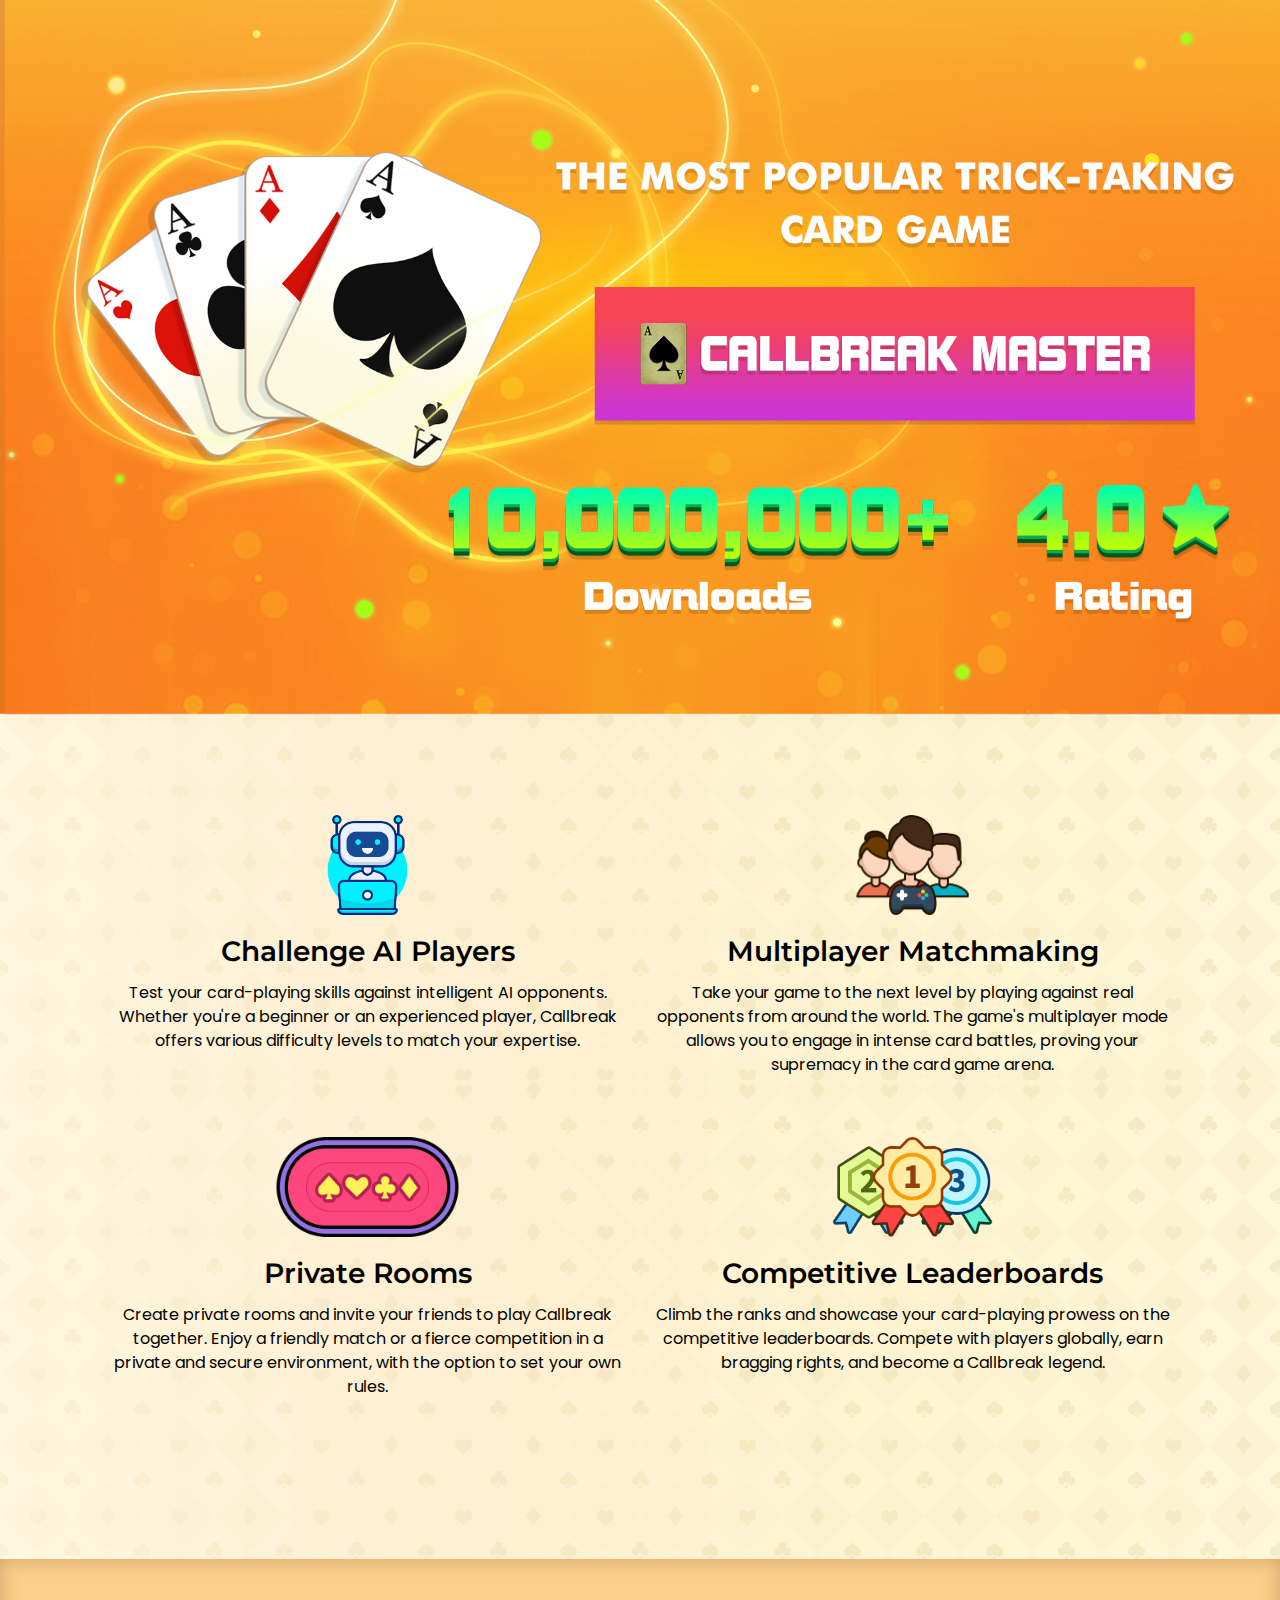
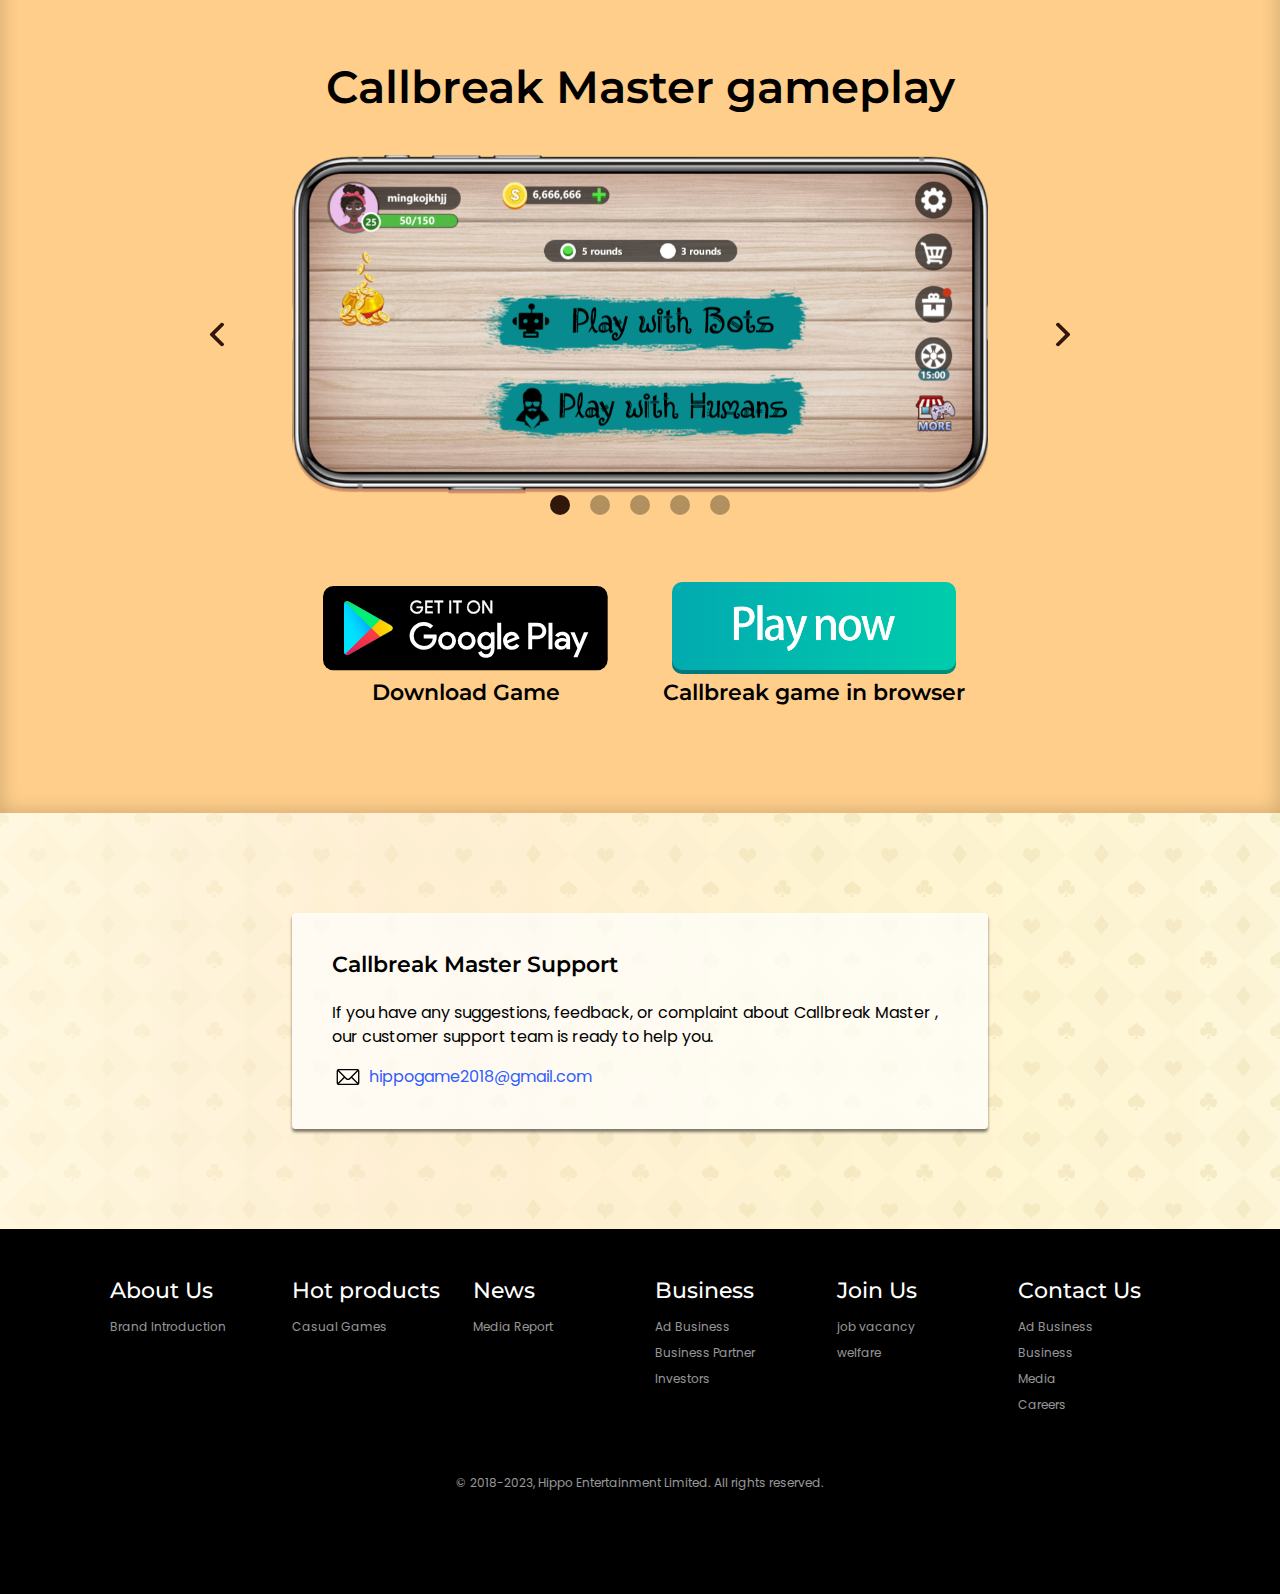
<file: index.html>
<!doctype html>
<html lang="en-US">

<head>
    <meta charset="UTF-8">
    <meta name="keywords" content="Callbreak Master - Multiplayer Card Game Online"/>
    <meta name="description" content="Callbreak Master - Multiplayer Card Game Online"/>
    <meta name="author" content="Callbreak Master - Multiplayer Card Game Online"/>
    <meta name="viewport" content="width=device-width, initial-scale=1, maximum-scale=1, user-scalable=0">
    <title>Callbreak Master - Multiplayer Card Game Online</title>
    <script>
        var userLang = navigator.language || navigator.userLanguage;
        if (userLang.indexOf("hi") === 0 || userLang.indexOf("in") === 0) {
            window.location.href = "/in/";
        }
    </script>
    <link rel="stylesheet" href="css/style.css" media="all"/>
    <link rel="icon" type="image/x-icon" href="images/favicon.ico">
    <!-- Google Tag Manager -->
    <script>(function(w,d,s,l,i){w[l]=w[l]||[];w[l].push({'gtm.start':
            new Date().getTime(),event:'gtm.js'});var f=d.getElementsByTagName(s)[0],
        j=d.createElement(s),dl=l!='dataLayer'?'&l='+l:'';j.async=true;j.src=
        'https://www.googletagmanager.com/gtm.js?id='+i+dl;f.parentNode.insertBefore(j,f);
    })(window,document,'script','dataLayer','GTM-M7GX7RDH');</script>
    <!-- End Google Tag Manager -->
    <script async src="https://pagead2.googlesyndication.com/pagead/js/adsbygoogle.js?client=ca-pub-6877195875453822"
            crossorigin="anonymous"></script>
    <script src="https://code.jquery.com/jquery-3.6.0.min.js"
            integrity="sha256-/xUj+3OJU5yExlq6GSYGSHk7tPXikynS7ogEvDej/m4=" crossorigin="anonymous"></script>
    <script src="js/modernizr-3.7.1.min.js"></script>
    <script src="https://cdn.jsdelivr.net/npm/popper.js@1.16.1/dist/umd/popper.min.js"
            integrity="sha384-9/reFTGAW83EW2RDu2S0VKaIzap3H66lZH81PoYlFhbGU+6BZp6G7niu735Sk7lN"
            crossorigin="anonymous"></script>
    <script src="https://cdn.jsdelivr.net/npm/bootstrap@4.6.0/dist/js/bootstrap.min.js"
            integrity="sha384-+YQ4JLhjyBLPDQt//I+STsc9iw4uQqACwlvpslubQzn4u2UU2UFM80nGisd026JF"
            crossorigin="anonymous"></script>
    <script src="https://cdnjs.cloudflare.com/ajax/libs/OwlCarousel2/2.3.4/owl.carousel.min.js"
            integrity="sha512-bPs7Ae6pVvhOSiIcyUClR7/q2OAsRiovw4vAkX+zJbw3ShAeeqezq50RIIcIURq7Oa20rW2n2q+fyXBNcU9lrw=="
            crossorigin="anonymous" referrerpolicy="no-referrer"></script>
    <script src="js/main.js"></script>

    <meta name="title" content="Callbreak Master - Multiplayer Card Game Online">
</head>

<body class="home">
<!-- Google Tag Manager (noscript) -->
<noscript><iframe src="https://www.googletagmanager.com/ns.html?id=GTM-M7GX7RDH"
                  height="0" width="0" style="display:none;visibility:hidden"></iframe></noscript>
<!-- End Google Tag Manager (noscript) -->
<main>
    <section class="section-banner text-center">
        <div class="container-fluid p-0">
            <a href="https://callbreak.sng.link/D7jwm/j9p4" target="_blank" title="Callbreak Master" onclick="return trace('click', 'google', '/en', 'cb1');">
                <img
                        src="images/banner.png"
                        alt="Callbreak Master"
                        class="w-100 d-none d-md-block"></a>
            <a href="https://callbreak.sng.link/D7jwm/j9p4" target="_blank" title="Callbreak Master" onclick="return trace('click', 'google', '/en', 'cb1');">
                <img src="images/banner-mobile.png" alt="Callbreak Master" class="w-100 d-md-none">
            </a>
        </div>
    </section>
    <section class="section feature-list text-center">
        <div class="container">
            <div class="row">
                <div class="col-sm-6 col-lg-6 mb-5 feature">
                    <div class="feature-img">
                        <img src="images/feature-1.svg" alt="Multiplayer">
                    </div>
                    <div class="feature-content">
                        <h2 class="mb-2">Challenge AI Players</h2>
                        <p>Test your card-playing skills against intelligent
                            AI opponents. Whether you're a beginner or an experienced player, Callbreak offers various
                            difficulty levels to match your expertise.
                        </p>
                    </div>
                </div>
                <div class="col-sm-6 col-lg-6 mb-5 feature">
                    <div class="feature-img">
                        <img src="images/feature-2.svg" alt="Leaderboard">
                    </div>
                    <div class="feature-content">
                        <h2 class="mb-2">Multiplayer Matchmaking
                        </h2>
                        <p>Take your game to the next level by playing against real opponents from around the world. The
                            game's multiplayer mode allows you to engage in intense card battles, proving your supremacy
                            in the card game arena.
                        </p>
                    </div>
                </div>
                <div class="col-sm-6 col-lg-6 mb-5 feature">
                    <div class="feature-img">
                        <img src="images/feature-3.svg" alt="Private Table">
                    </div>
                    <div class="feature-content">
                        <h2 class="mb-2">Private Rooms</h2>
                        <p>Create private rooms and invite your friends to play Callbreak together. Enjoy a friendly
                            match or a fierce competition in a private and secure environment, with the option to set
                            your own rules.
                        </p>
                    </div>
                </div>
                <div class="col-sm-6 col-lg-6 mb-5 mb-lg-0 feature">
                    <div class="feature-img">
                        <img src="images/feature-4.svg" alt="LAN">
                    </div>
                    <div class="feature-content">
                        <h2 class="mb-2">Competitive Leaderboards
                        </h2>
                        <p>Climb the ranks and showcase your card-playing
                            prowess on the competitive leaderboards. Compete with players globally, earn bragging
                            rights, and become a Callbreak legend.
                        </p>
                    </div>
                </div>
            </div>
        </div>
    </section>
    <section class="section app-images-wrap">
        <div class="container">
            <h1 class="text-center mb-2 mb-md-4">Callbreak Master gameplay</h1>
            <div class="row">
                <div class="col-md-8 offset-md-2 app-images">
                    <div class="app-slider owl-carousel">
                        <div class="item">
                            <img src="images/app1.png" alt="App Image">
                        </div>
                        <div class="item">
                            <img src="images/app2.png" alt="App Image">
                        </div>
                        <div class="item">
                            <img src="images/app3.png" alt="App Image">
                        </div>
                        <div class="item">
                            <img src="images/app4.png" alt="App Image">
                        </div>
                        <div class="item">
                            <img src="images/app5.png" alt="App Image">
                        </div>
                    </div>
                    <div class="download-area mt-5 text-center">
                        <ul class="d-flex justify-content-center">
                            <li class="mx-2">
                                <a href="https://callbreak.sng.link/D7jwm/j9p4" onclick="return trace('click', 'google', '/en', 'cb1');"
                                   title="Callbreak Master" target="_blank">
                                    <img src="images/play-store-icon.svg" alt="Playstore">
                                </a>
                                <h3>Download Game</h3>
                            </li>
                            <li class="mx-2">
                                <a href="https://cb1.callbreakmaster.fun/h5/cb1/index.html" title="Play" onclick="return trace('click', 'h5', '/en', 'cb1');" target="_blank">
                                    <img src="images/play.svg" class="play-btn" alt="Play now"/></a>
                                <h3>Callbreak game in browser</h3>
                            </li>
                        </ul>
                    </div>
                </div>
            </div>
        </div>
    </section>
    <section class="section office-info-wrap" id="support">
        <div class="container">
            <div class="row justify-content-center">
                <div class="col-md-8 info-content">
                    <div class="card p-4">
                        <h3 class="mb-3">Callbreak Master Support</h3>
                        <p>If you have any suggestions, feedback, or complaint about
                            <storng>Callbreak Master</storng>
                            , our customer support team is ready to help you.
                        </p>
                        <a href="mailto:hippogame2018@gmail.com" title="hippogame2018@gmail.com" onclick="return trace('email', 'link', '/en', null);"
                           class="d-flex align-items-center mail-address color-blue"><img src="images/email.svg" alt="">hippogame2018@gmail.com</a>
                    </div>
                </div>
            </div>
        </div>
    </section>
</main>
<iframe src="partials/footer.html"
        onload="this.before((this.contentDocument.body||this.contentDocument).children[0]);this.remove()"></iframe>
<script>
    $(function () {
        trace("access", "page", "/en", "callbreak");
    });

    function isMobileDevice() {
        return /Android|webOS|iPhone|iPad|iPod|BlackBerry|IEMobile|Opera Mini/i.test(navigator.userAgent);
    }

    function trace(event, target, path, app) {
        setTimeout(function () {
            var protocol = location.protocol;
            var host = protocol+'//8.219.255.218:888/';
            var url = host + 'c.gif?event=' + event + '&target=' + target + '&path=' + path + '&device=' + (isMobileDevice() ? "mobile" : "pc");
            var img = new Image();
            // img.onerror = function() {
            //     img.src = url.replace("https", "http")
            // };
            img.src = url;
        }, 10);
        return true;
    }
</script>

</body>

</html>
</file>
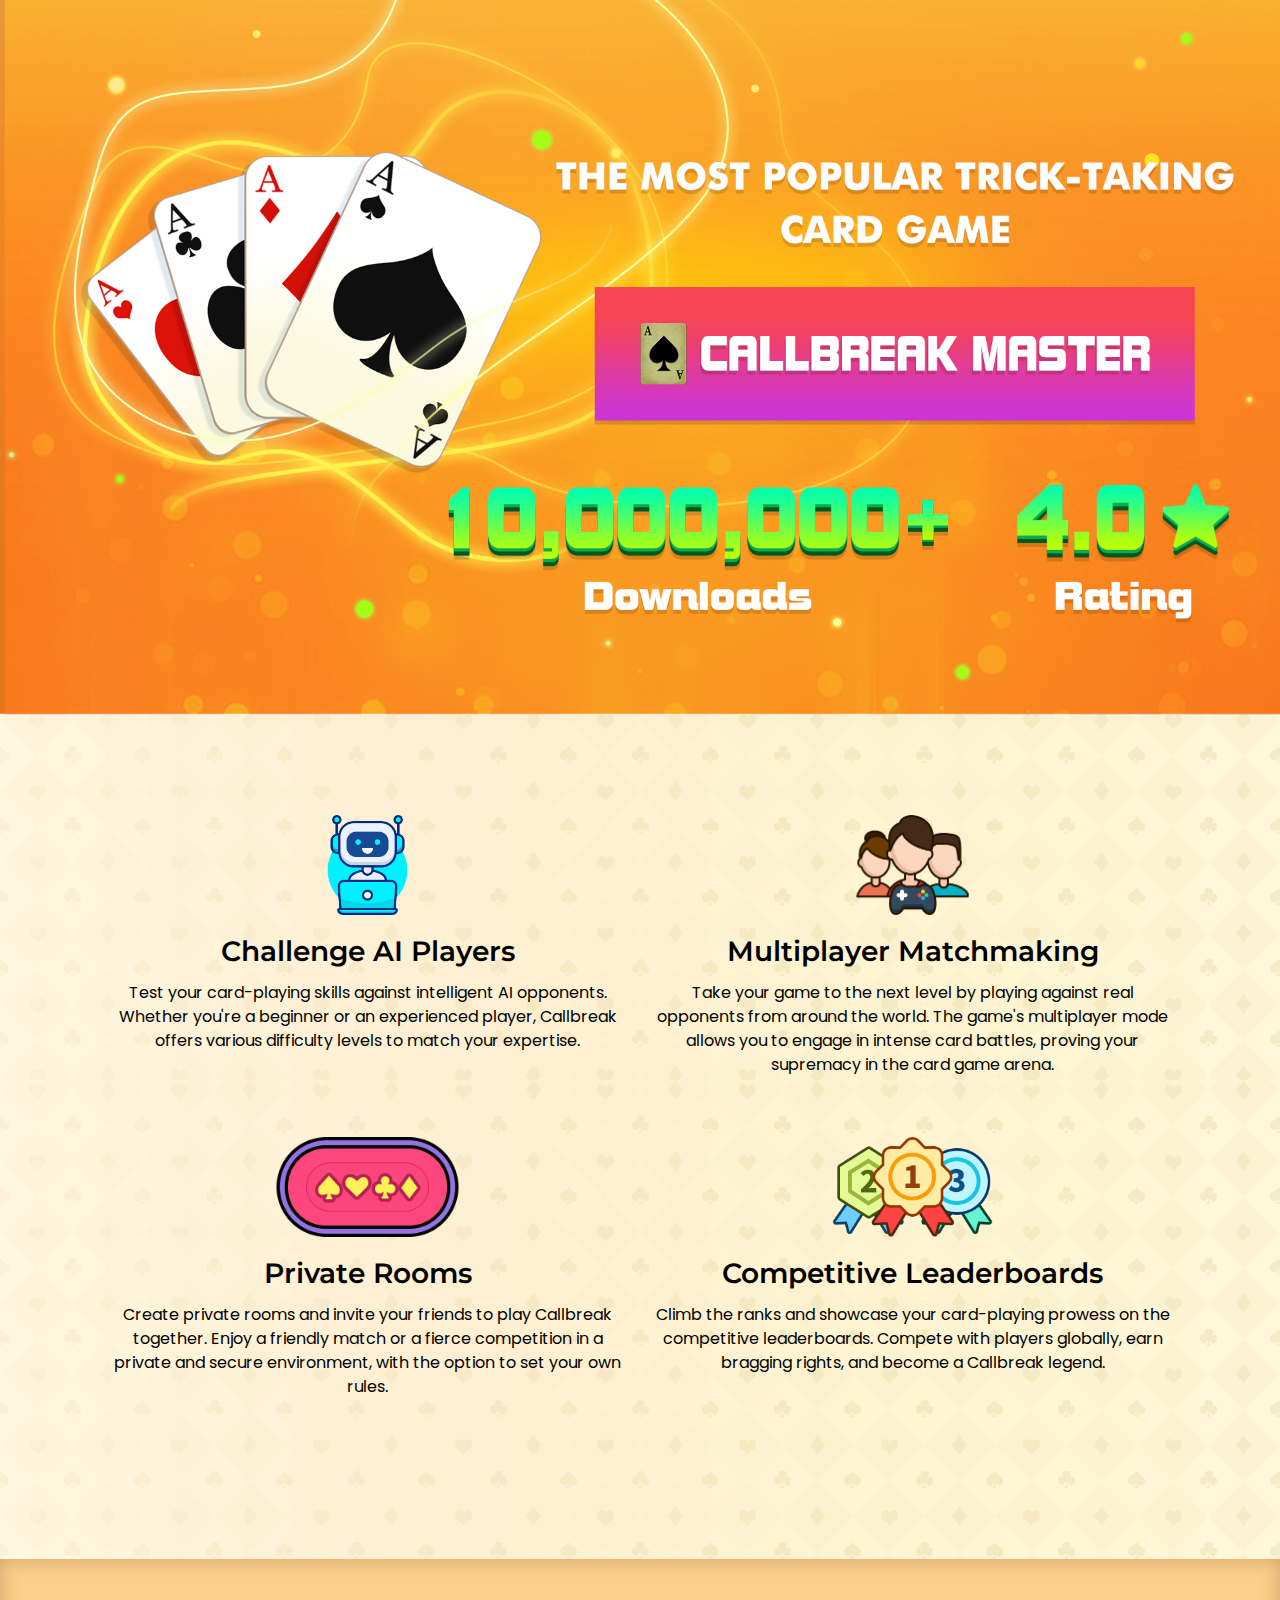
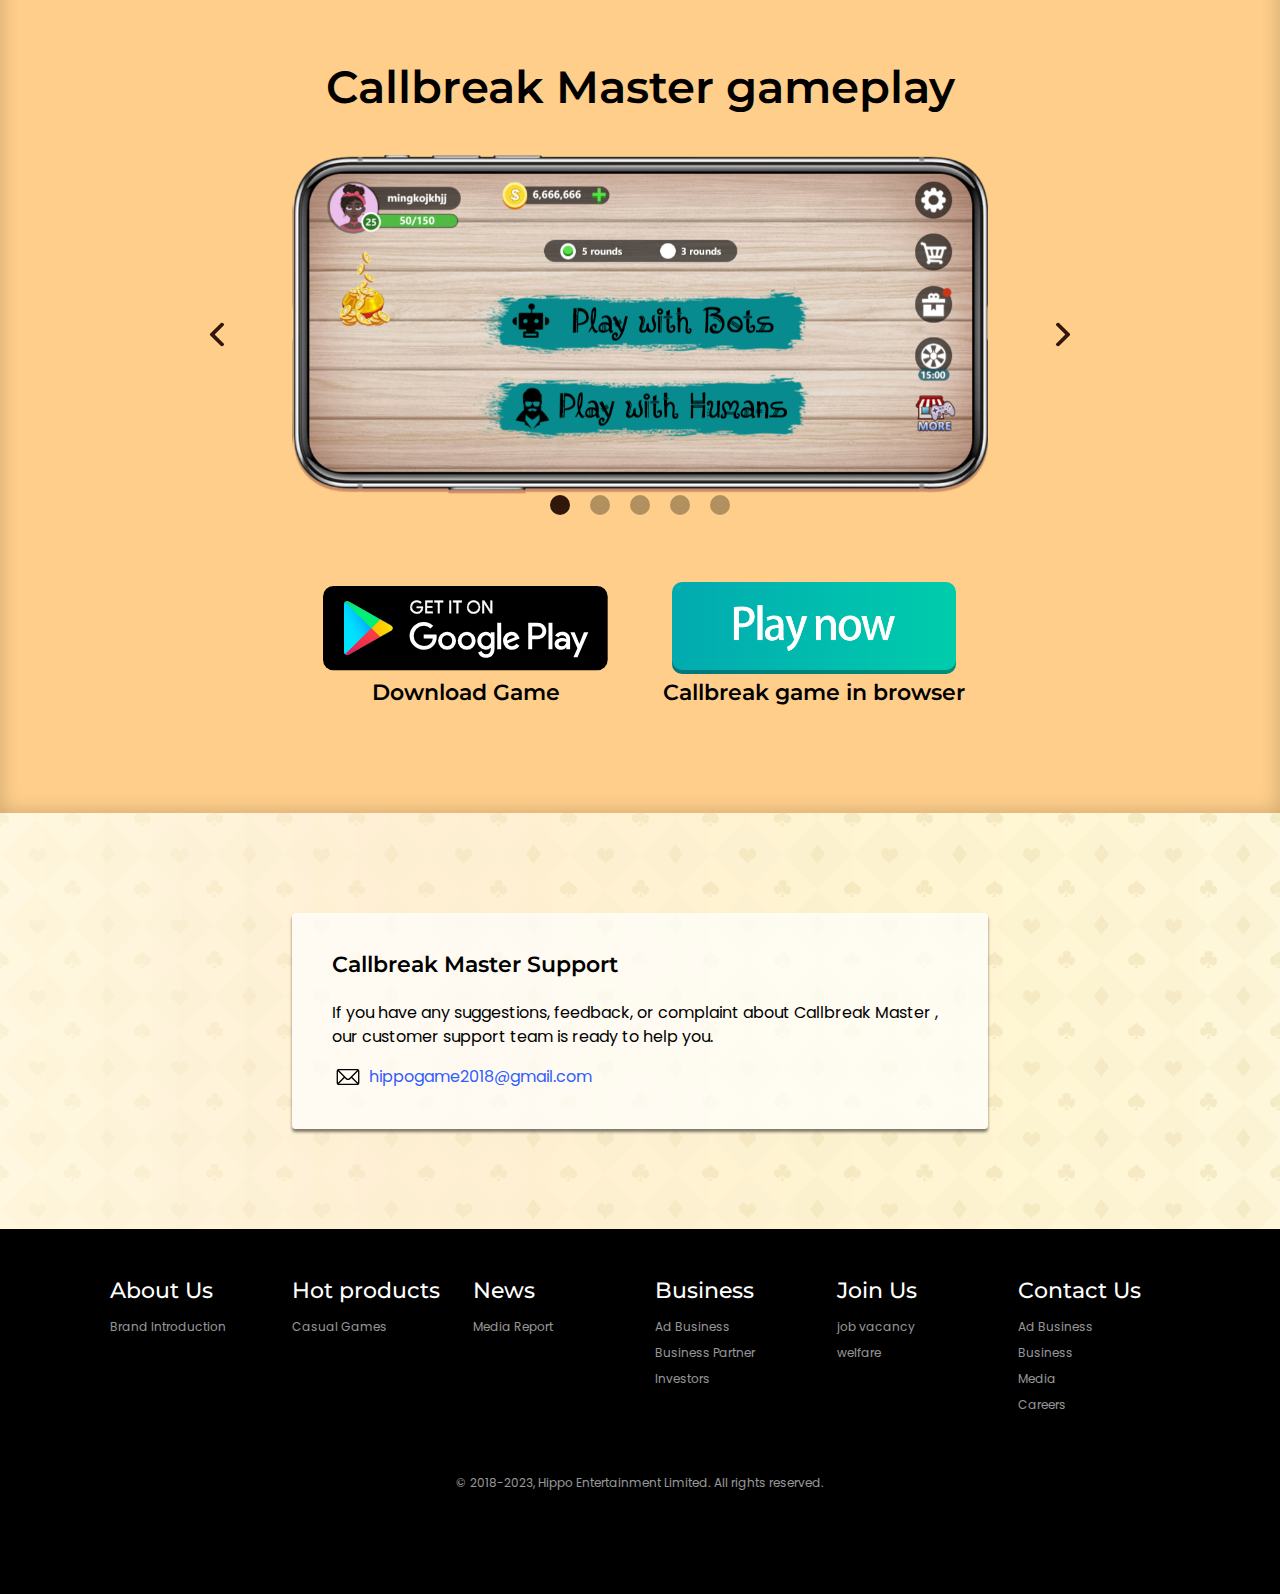
<file: en/index.html>
<!doctype html>
<html lang="en-US">

<head>
    <meta charset="UTF-8">
    <meta name="keywords" content="Callbreak Master - Multiplayer Card Game Online"/>
    <meta name="description" content="Callbreak Master - Multiplayer Card Game Online"/>
    <meta name="author" content="Callbreak Master - Multiplayer Card Game Online"/>
    <meta name="viewport" content="width=device-width, initial-scale=1, maximum-scale=1, user-scalable=0">
    <title>Callbreak Master - Multiplayer Card Game Online</title>
    <script>
        var userLang = navigator.language || navigator.userLanguage;
        if (userLang.indexOf("hi") === 0 || userLang.indexOf("in") === 0 ) {
            window.location.href = "/in/";
        }
    </script>
    <link rel="icon" type="image/x-icon" href="../images/favicon.ico">
    <link rel="stylesheet" href="../css/style.css" media="all"/>
    <!-- Google Tag Manager -->
    <script>(function(w,d,s,l,i){w[l]=w[l]||[];w[l].push({'gtm.start':
            new Date().getTime(),event:'gtm.js'});var f=d.getElementsByTagName(s)[0],
        j=d.createElement(s),dl=l!='dataLayer'?'&l='+l:'';j.async=true;j.src=
        'https://www.googletagmanager.com/gtm.js?id='+i+dl;f.parentNode.insertBefore(j,f);
    })(window,document,'script','dataLayer','GTM-M7GX7RDH');</script>
    <!-- End Google Tag Manager -->
    <script async src="https://pagead2.googlesyndication.com/pagead/js/adsbygoogle.js?client=ca-pub-6877195875453822"
            crossorigin="anonymous"></script>
    <script src="https://code.jquery.com/jquery-3.6.0.min.js"
            integrity="sha256-/xUj+3OJU5yExlq6GSYGSHk7tPXikynS7ogEvDej/m4=" crossorigin="anonymous"></script>
    <script src="../js/modernizr-3.7.1.min.js"></script>
    <script src="https://cdn.jsdelivr.net/npm/popper.js@1.16.1/dist/umd/popper.min.js"
            integrity="sha384-9/reFTGAW83EW2RDu2S0VKaIzap3H66lZH81PoYlFhbGU+6BZp6G7niu735Sk7lN"
            crossorigin="anonymous"></script>
    <script src="https://cdn.jsdelivr.net/npm/bootstrap@4.6.0/dist/js/bootstrap.min.js"
            integrity="sha384-+YQ4JLhjyBLPDQt//I+STsc9iw4uQqACwlvpslubQzn4u2UU2UFM80nGisd026JF"
            crossorigin="anonymous"></script>
    <script src="https://cdnjs.cloudflare.com/ajax/libs/OwlCarousel2/2.3.4/owl.carousel.min.js"
            integrity="sha512-bPs7Ae6pVvhOSiIcyUClR7/q2OAsRiovw4vAkX+zJbw3ShAeeqezq50RIIcIURq7Oa20rW2n2q+fyXBNcU9lrw=="
            crossorigin="anonymous" referrerpolicy="no-referrer"></script>
    <script src="../js/main.js"></script>

    <meta name="title" content="Callbreak Master - Multiplayer Card Game Online">
</head>

<body class="home">
<!-- Google Tag Manager (noscript) -->
<noscript><iframe src="https://www.googletagmanager.com/ns.html?id=GTM-M7GX7RDH"
                  height="0" width="0" style="display:none;visibility:hidden"></iframe></noscript>
<!-- End Google Tag Manager (noscript) -->
<main>
    <section class="section-banner text-center">
        <div class="container-fluid p-0">
            <a href="https://callbreak.sng.link/D7jwm/j9p4" target="_blank" title="Callbreak Master" onclick="return trace('click', 'google', '/en', 'cb1');">
                <img
                        src="../images/banner.png"
                        alt="Callbreak Master"
                        class="w-100 d-none d-md-block"></a>
            <a href="https://callbreak.sng.link/D7jwm/j9p4" target="_blank" title="Callbreak Master" onclick="return trace('click', 'google', '/en', 'cb1');">
                <img src="../images/banner-mobile.png" alt="Callbreak Master" class="w-100 d-md-none">
            </a>
        </div>
    </section>
    <section class="section feature-list text-center">
        <div class="container">
            <div class="row">
                <div class="col-sm-6 col-lg-6 mb-5 feature">
                    <div class="feature-img">
                        <img src="../images/feature-1.svg" alt="Multiplayer">
                    </div>
                    <div class="feature-content">
                        <h2 class="mb-2">Challenge AI Players</h2>
                        <p>Test your card-playing skills against intelligent
                            AI opponents. Whether you're a beginner or an experienced player, Callbreak offers various
                            difficulty levels to match your expertise.
                        </p>
                    </div>
                </div>
                <div class="col-sm-6 col-lg-6 mb-5 feature">
                    <div class="feature-img">
                        <img src="../images/feature-2.svg" alt="Leaderboard">
                    </div>
                    <div class="feature-content">
                        <h2 class="mb-2">Multiplayer Matchmaking
                        </h2>
                        <p>Take your game to the next level by playing against real opponents from around the world. The
                            game's multiplayer mode allows you to engage in intense card battles, proving your supremacy
                            in the card game arena.
                        </p>
                    </div>
                </div>
                <div class="col-sm-6 col-lg-6 mb-5 feature">
                    <div class="feature-img">
                        <img src="../images/feature-3.svg" alt="Private Table">
                    </div>
                    <div class="feature-content">
                        <h2 class="mb-2">Private Rooms</h2>
                        <p>Create private rooms and invite your friends to play Callbreak together. Enjoy a friendly
                            match or a fierce competition in a private and secure environment, with the option to set
                            your own rules.
                        </p>
                    </div>
                </div>
                <div class="col-sm-6 col-lg-6 mb-5 mb-lg-0 feature">
                    <div class="feature-img">
                        <img src="../images/feature-4.svg" alt="LAN">
                    </div>
                    <div class="feature-content">
                        <h2 class="mb-2">Competitive Leaderboards
                        </h2>
                        <p>Climb the ranks and showcase your card-playing
                            prowess on the competitive leaderboards. Compete with players globally, earn bragging
                            rights, and become a Callbreak legend.
                        </p>
                    </div>
                </div>
            </div>
        </div>
    </section>
    <section class="section app-images-wrap">
        <div class="container">
            <h1 class="text-center mb-2 mb-md-4">Callbreak Master gameplay</h1>
            <div class="row">
                <div class="col-md-8 offset-md-2 app-images">
                    <div class="app-slider owl-carousel">
                        <div class="item">
                            <img src="../images/app1.png" alt="App Image">
                        </div>
                        <div class="item">
                            <img src="../images/app2.png" alt="App Image">
                        </div>
                        <div class="item">
                            <img src="../images/app3.png" alt="App Image">
                        </div>
                        <div class="item">
                            <img src="../images/app4.png" alt="App Image">
                        </div>
                        <div class="item">
                            <img src="../images/app5.png" alt="App Image">
                        </div>
                    </div>
                    <div class="download-area mt-5 text-center">
                        <ul class="d-flex justify-content-center">
                            <li class="mx-2">
                                <a href="https://callbreak.sng.link/D7jwm/j9p4" onclick="return trace('click', 'google', '/en', 'cb1');"
                                   title="Callbreak Master" target="_blank">
                                    <img src="../images/play-store-icon.svg" alt="Playstore">
                                </a>
                                <h3>Download Game</h3>
                            </li>
                            <li class="mx-2">
                                <a href="https://cb1.callbreakmaster.fun/h5/cb1/index.html" title="Play" onclick="return trace('click', 'h5', '/en', 'cb1');" target="_blank">
                                    <img src="../images/play.svg" class="play-btn" alt="Play now"/></a>
                                <h3>Callbreak game in browser</h3>
                            </li>
                        </ul>
                    </div>
                </div>
            </div>
        </div>
    </section>
    <section class="section office-info-wrap" id="support">
        <div class="container">
            <div class="row justify-content-center">
                <div class="col-md-8 info-content">
                    <div class="card p-4">
                        <h3 class="mb-3">Callbreak Master Support</h3>
                        <p>If you have any suggestions, feedback, or complaint about
                            <storng>Callbreak Master</storng>
                            , our customer support team is ready to help you.
                        </p>
                        <a href="mailto:hippogame2018@gmail.com" title="hippogame2018@gmail.com" onclick="return trace('email', 'link', '/en', null);"
                           class="d-flex align-items-center mail-address color-blue"><img src="../images/email.svg" alt="">hippogame2018@gmail.com</a>
                    </div>
                </div>
            </div>
        </div>
    </section>
</main>
<iframe src="../partials/footer.html"
        onload="this.before((this.contentDocument.body||this.contentDocument).children[0]);this.remove()"></iframe>
<script>
    $(function () {
        trace("access", "page", "/en", "callbreak");
    });

    function isMobileDevice() {
        return /Android|webOS|iPhone|iPad|iPod|BlackBerry|IEMobile|Opera Mini/i.test(navigator.userAgent);
    }

    function trace(event, target, path, app) {
        setTimeout(function () {
            var protocol = location.protocol;
            var host = protocol+'//8.219.255.218:888/';
            var url = host + 'c.gif?event=' + event + '&target=' + target + '&path=' + path + '&device=' + (isMobileDevice() ? "mobile" : "pc");
            var img = new Image();
            // img.onerror = function() {
            //     img.src = url.replace("https", "http")
            // };
            img.src = url;
        }, 10);
        return true;
    }
</script>

</body>

</html>
</file>
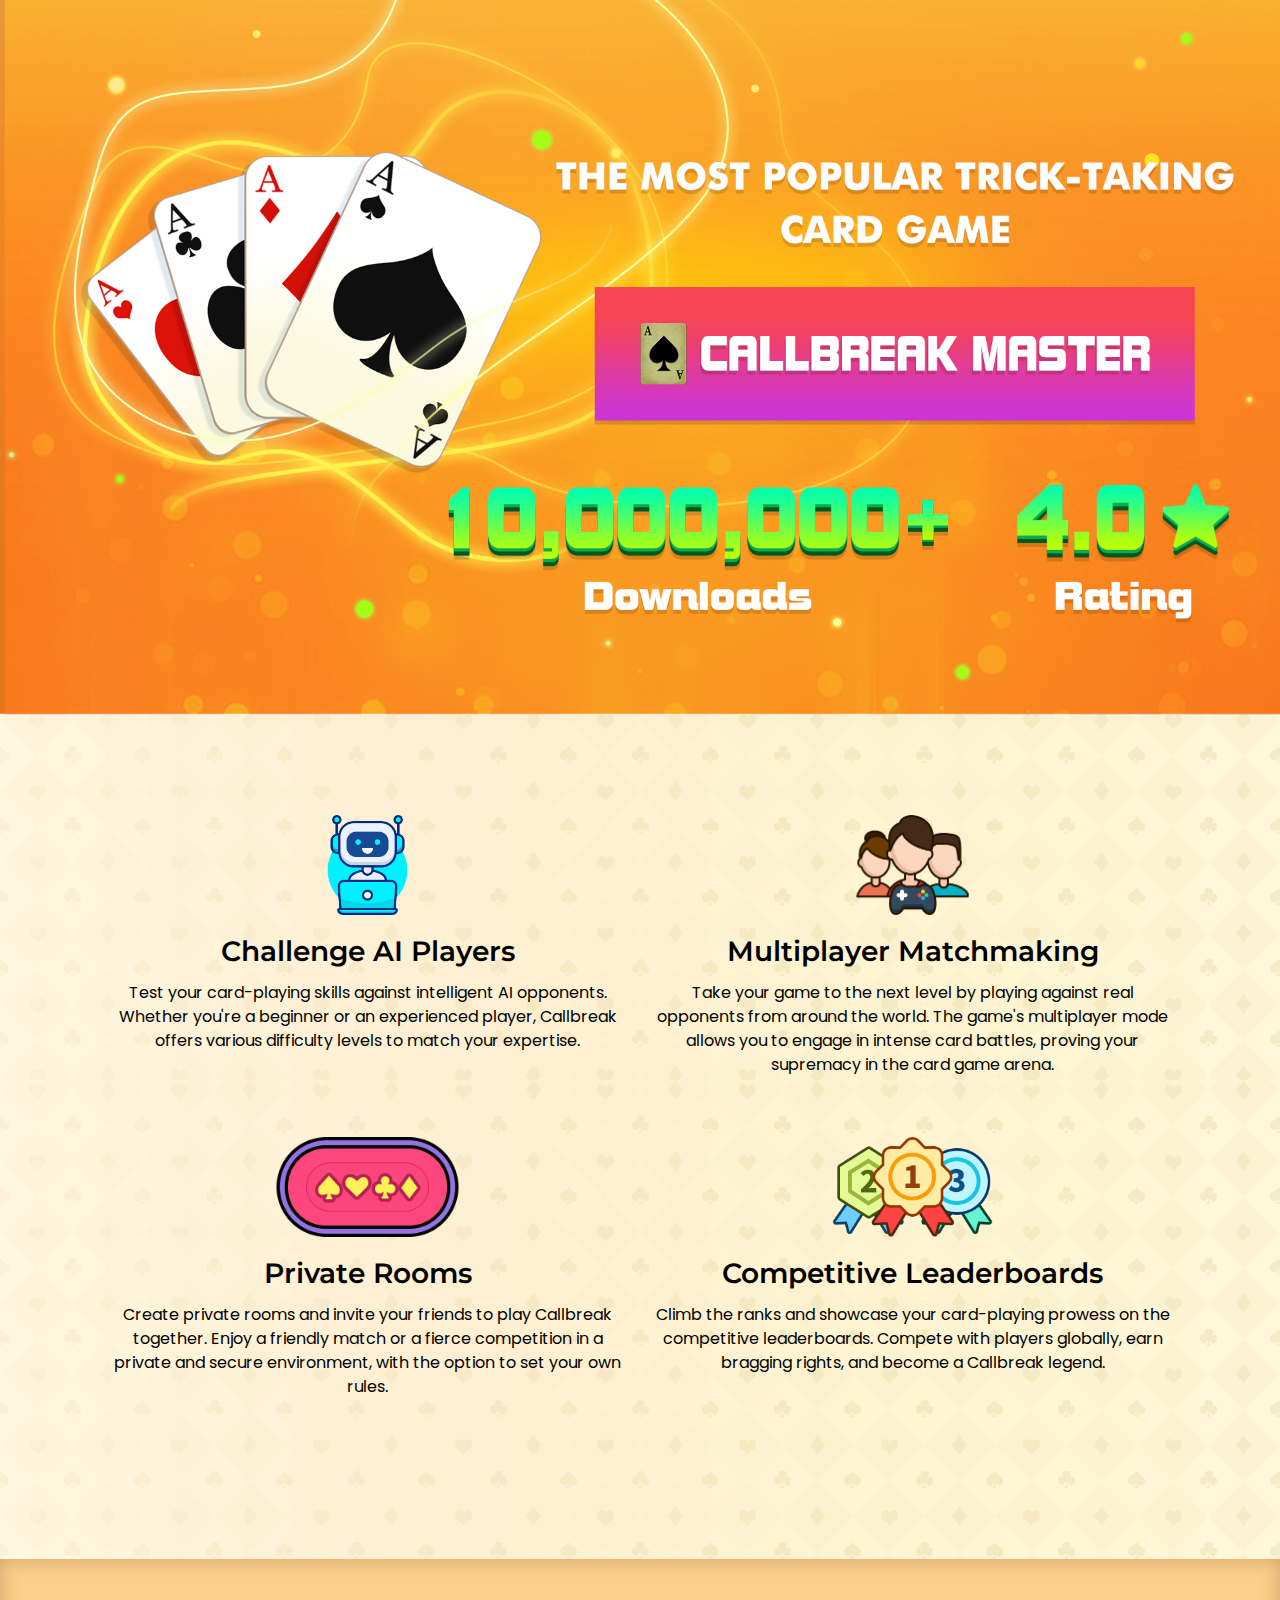
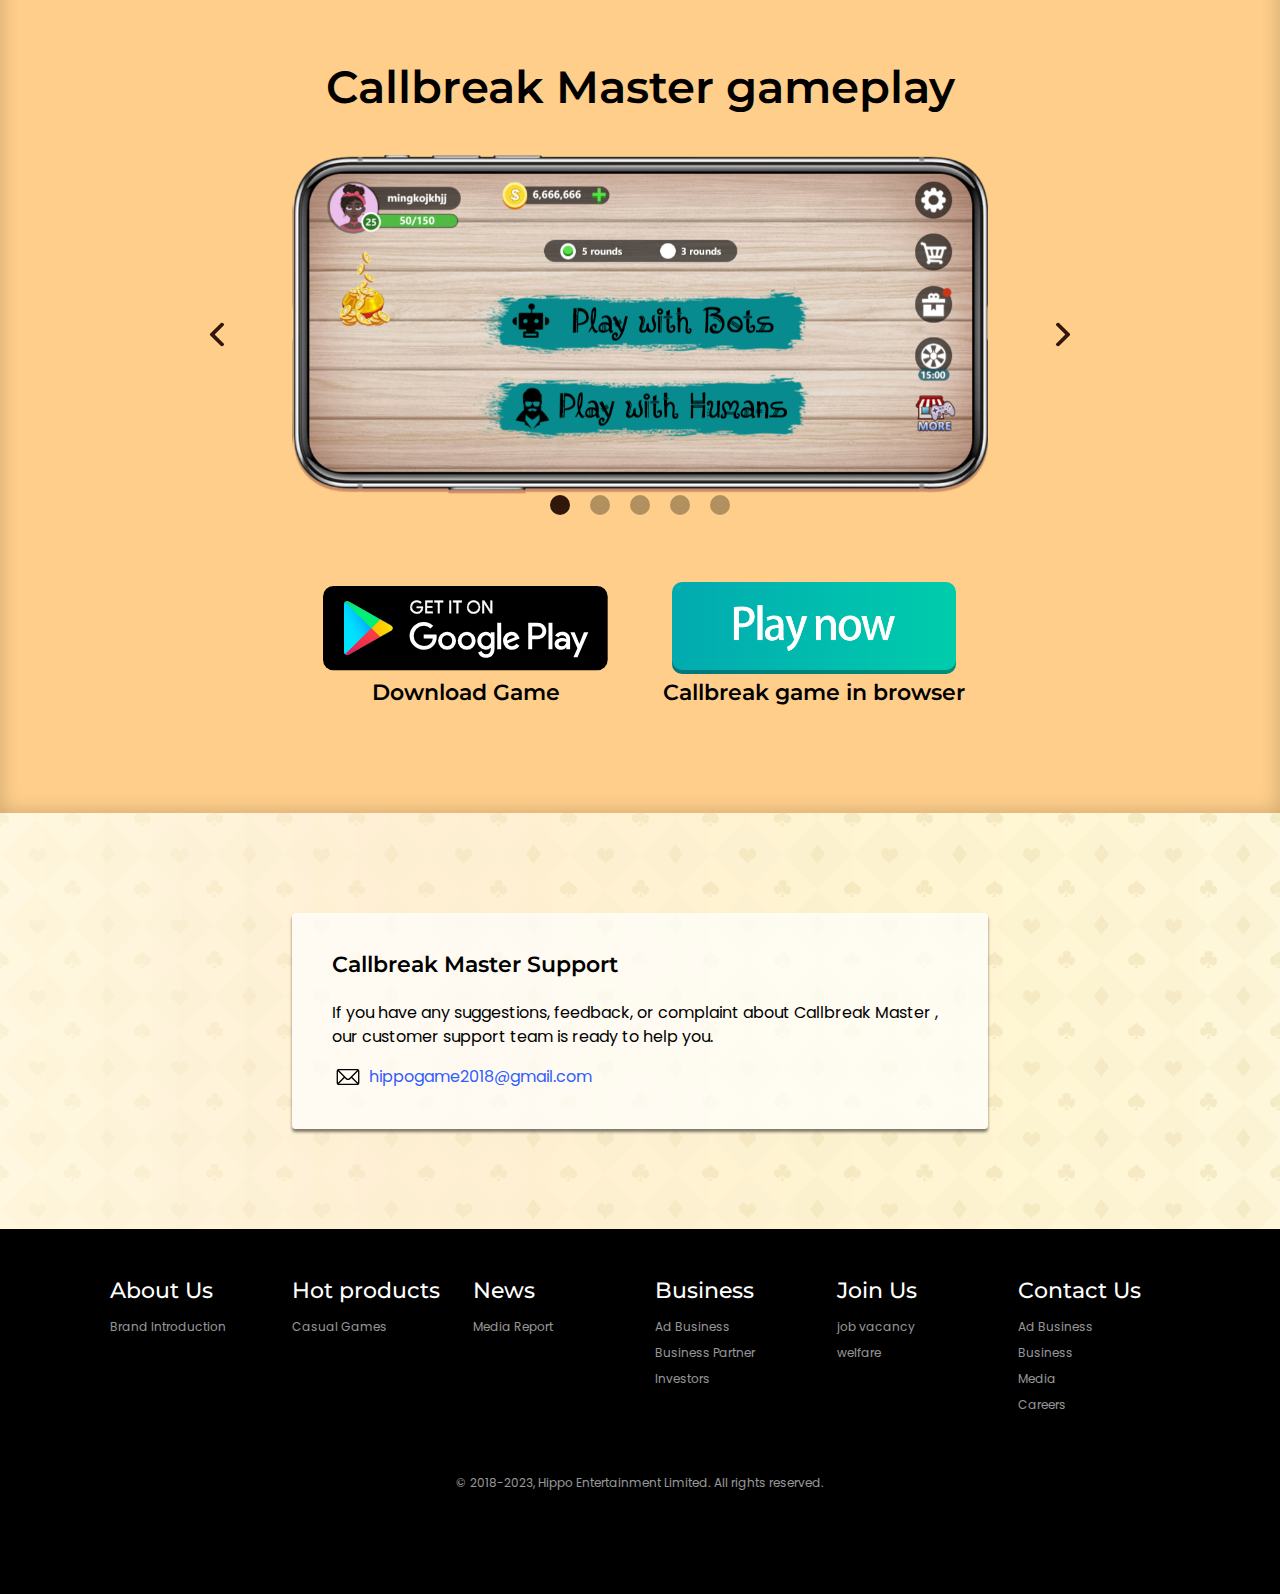
<file: in/index.html>
<!doctype html>
<html lang="en-ID">

<head>
    <meta charset="UTF-8">
    <meta name="keywords" content="Callbreak Master - Multiplayer Card Game Online"/>
    <meta name="description" content="Callbreak Master - Multiplayer Card Game Online"/>
    <meta name="author" content="Callbreak Master - Multiplayer Card Game Online"/>
    <meta name="viewport" content="width=device-width, initial-scale=1, maximum-scale=1, user-scalable=0">
    <title>Callbreak Master - Multiplayer Card Game Online</title>
    <script>
        var userLang = navigator.language || navigator.userLanguage;
        if (userLang.indexOf("en") === 0) {
            window.location.href = "/en/";
        }
    </script>
    <link rel="icon" type="image/x-icon" href="../images/favicon.ico">
    <link rel="stylesheet" href="../css/style.css" media="all"/>
    <!-- Google Tag Manager -->
    <script>(function(w,d,s,l,i){w[l]=w[l]||[];w[l].push({'gtm.start':
            new Date().getTime(),event:'gtm.js'});var f=d.getElementsByTagName(s)[0],
        j=d.createElement(s),dl=l!='dataLayer'?'&l='+l:'';j.async=true;j.src=
        'https://www.googletagmanager.com/gtm.js?id='+i+dl;f.parentNode.insertBefore(j,f);
    })(window,document,'script','dataLayer','GTM-M7GX7RDH');</script>
    <!-- End Google Tag Manager -->
    <script async src="https://pagead2.googlesyndication.com/pagead/js/adsbygoogle.js?client=ca-pub-6877195875453822"
            crossorigin="anonymous"></script>
    <script src="https://code.jquery.com/jquery-3.6.0.min.js"
            integrity="sha256-/xUj+3OJU5yExlq6GSYGSHk7tPXikynS7ogEvDej/m4=" crossorigin="anonymous"></script>
    <script src="../js/modernizr-3.7.1.min.js"></script>
    <script src="https://cdn.jsdelivr.net/npm/popper.js@1.16.1/dist/umd/popper.min.js"
            integrity="sha384-9/reFTGAW83EW2RDu2S0VKaIzap3H66lZH81PoYlFhbGU+6BZp6G7niu735Sk7lN"
            crossorigin="anonymous"></script>
    <script src="https://cdn.jsdelivr.net/npm/bootstrap@4.6.0/dist/js/bootstrap.min.js"
            integrity="sha384-+YQ4JLhjyBLPDQt//I+STsc9iw4uQqACwlvpslubQzn4u2UU2UFM80nGisd026JF"
            crossorigin="anonymous"></script>
    <script src="https://cdnjs.cloudflare.com/ajax/libs/OwlCarousel2/2.3.4/owl.carousel.min.js"
            integrity="sha512-bPs7Ae6pVvhOSiIcyUClR7/q2OAsRiovw4vAkX+zJbw3ShAeeqezq50RIIcIURq7Oa20rW2n2q+fyXBNcU9lrw=="
            crossorigin="anonymous" referrerpolicy="no-referrer"></script>
    <script src="../js/main.js"></script>
    <style>
        @media (max-width: 500px) {
            .download-area li img,
            .download-area li svg {
                height: 55%;
                width: 100%;
            }
        }
        @media (min-width: 500px) {
            .download-area li img,
            .download-area li svg {
                height: 60%;
                width: 100%;
            }
        }

    </style>
    <meta name="title" content="Callbreak Master - Multiplayer Card Game Online">
</head>

<body class="home">
<!-- Google Tag Manager (noscript) -->
<noscript><iframe src="https://www.googletagmanager.com/ns.html?id=GTM-M7GX7RDH"
                  height="0" width="0" style="display:none;visibility:hidden"></iframe></noscript>
<!-- End Google Tag Manager (noscript) -->
<main>
    <section class="section-banner text-center">
        <div class="container-fluid p-0">
            <a href="https://callbreak.sng.link/D7jwm/j9p4" target="_blank" title="Callbreak Master" onclick="return trace('click', 'google', '/in', 'cb1');">
                <img
                        src="../images/banner-in.png"
                        alt="Callbreak Master"
                        class="w-100 d-none d-md-block"></a>
            <a href="https://callbreak.sng.link/D7jwm/j9p4" target="_blank" title="Callbreak Master" onclick="return trace('click', 'google', '/in', 'cb1');">
                <img src="../images/banner-mobile-in.png" alt="Callbreak Master" class="w-100 d-md-none">
            </a>
        </div>
    </section>
    <section class="section feature-list text-center">
        <div class="container">
            <div class="row">
                <div class="col-sm-6 col-lg-6 mb-5 feature">
                    <div class="feature-img">
                        <img src="../images/feature-1.svg" alt="Multiplayer">
                    </div>
                    <div class="feature-content">
                        <h2 class="mb-2">AI खिलाड़ियों का सामना</h2>
                        <p>अपने कार्ड खेलने कौशल को सजीव AI प्रतिद्वंदियों के खिलाफ परीक्षण लें। आप एक शुरुआती खिलाड़ी हैं या एक अनुभवी खिलाड़ी, कॉलब्रेक आपकी विशेषज्ञता के साथ मेल खाने के लिए विभिन्न कठिनाई स्तर प्रदान करता है।
                        </p>
                    </div>
                </div>
                <div class="col-sm-6 col-lg-6 mb-5 feature">
                    <div class="feature-img">
                        <img src="../images/feature-2.svg" alt="Leaderboard">
                    </div>
                    <div class="feature-content">
                        <h2 class="mb-2">मल्टीप्लेयर मैचमेकिंग
                        </h2>
                        <p>वास्तविक प्रतिद्वंदियों के खिलाफ खेलने के द्वारा अपने खेल को अगले स्तर पर ले जाएं। इस गेम का मल्टीप्लेयर मोड आपको अभिज्ञता क्षेत्र में आपकी सर्वाधिकता प्रमाणित करने के लिए आकर्षक कार्ड लड़ाइयों में शामिल होने की अनुमति देता है।
                        </p>
                    </div>
                </div>
                <div class="col-sm-6 col-lg-6 mb-5 feature">
                    <div class="feature-img">
                        <img src="../images/feature-3.svg" alt="Private Table">
                    </div>
                    <div class="feature-content">
                        <h2 class="mb-2">निजी कमरों
                        </h2>
                        <p>निजी कमरे बनाएं और अपने दोस्तों को कॉलब्रेक साथ खेलने के लिए आमंत्रित करें। निजी और सुरक्षित माहौल में खेलें, अपने नियम स्थापित करने का विकल्प देने के साथ, दोस्ताना मैच या एक बेहद प्रतिस्पर्धी प्रतियोगिता का आनंद लें।
                        </p>
                    </div>
                </div>
                <div class="col-sm-6 col-lg-6 mb-5 mb-lg-0 feature">
                    <div class="feature-img">
                        <img src="../images/feature-4.svg" alt="LAN">
                    </div>
                    <div class="feature-content">
                        <h2 class="mb-2">प्रतिस्पर्धी लीडरबोर्ड
                        </h2>
                        <p>लीडरबोर्ड पर रैंक बढ़ाएं और अपनी कार्ड खेलने की दक्षता को प्रतिस्पर्धी मोड में प्रदर्शन करें। वैश्विक खिलाड़ियों के साथ प्रतिस्पर्धा करें, गर्व की जगह कमाएं, और कॉलब्रेक के एक माहान खिलाड़ि बनें।
                        </p>
                    </div>
                </div>
            </div>
        </div>
    </section>
    <section class="section app-images-wrap">
        <div class="container">
            <h1 class="text-center mb-2 mb-md-4">Callbreak Master गेमप्ले</h1>
            <div class="row">
                <div class="col-md-8 offset-md-2 app-images">
                    <div class="app-slider owl-carousel">
                        <div class="item">
                            <img src="../images/app1.png" alt="App Image">
                        </div>
                        <div class="item">
                            <img src="../images/app2.png" alt="App Image">
                        </div>
                        <div class="item">
                            <img src="../images/app3.png" alt="App Image">
                        </div>
                        <div class="item">
                            <img src="../images/app4.png" alt="App Image">
                        </div>
                        <div class="item">
                            <img src="../images/app5.png" alt="App Image">
                        </div>
                    </div>
                    <div class="download-area mt-5 text-center">
                        <ul class="d-flex justify-content-center">
                            <li class="mx-2">
                                <a href="https://callbreak.sng.link/D7jwm/j9p4" onclick="return trace('click', 'google', '/in', 'cb1');"
                                   title="Callbreak Master" target="_blank">
                                    <img src="../images/google-in.png" alt="Playstore">
                                </a>
                                <h3 style="margin-top: 10px">गेम डाउनलोड करें
                                </h3>
                            </li>
                            <li class="mx-2">
                                <a href="https://cb1.callbreakmaster.fun/h5/cb1/index.html" title="Play" onclick="return trace('click', 'h5', '/in', 'cb1');" target="_blank">
                                    <img src="../images/play-in.png" class="play-btn" alt="Play now"/></a>
                                <h3 style="margin-top: 10px">ब्राउज़र में कॉलब्रेक गेम
                                </h3>
                            </li>
                        </ul>
                    </div>
                </div>
            </div>
        </div>
    </section>
    <section class="section office-info-wrap" id="support">
        <div class="container">
            <div class="row justify-content-center">
                <div class="col-md-8 info-content">
                    <div class="card p-4">
                        <h3 class="mb-3">Callbreak Master समर्थन
                        </h3>
                        <p>अगर आपके पास storng>Callbreak Master</storng> प्रतिक्रिया या शिकायत है, तो हमारी ग्राहक समर्थन टीम आपकी मदद के लिए तैयार है।r बारे में कोई सुझाव
                        </p>
                        <a href="mailto:hippogame2018@gmail.com" title="hippogame2018@gmail.com" onclick="return trace('email', 'link', '/in', null);"
                           class="d-flex align-items-center mail-address color-blue"><img src="../images/email.svg" alt="">hippogame2018@gmail.com</a>
                    </div>
                </div>
            </div>
        </div>
    </section>
</main>
<iframe src="../partials/footer-in.html"
        onload="this.before((this.contentDocument.body||this.contentDocument).children[0]);this.remove()"></iframe>
<script>
    $(function () {
        trace("access", "page", "/in", "callbreak");
    });

    function isMobileDevice() {
        return /Android|webOS|iPhone|iPad|iPod|BlackBerry|IEMobile|Opera Mini/i.test(navigator.userAgent);
    }

    function trace(event, target, path, app) {
        setTimeout(function () {
            var protocol = location.protocol;
            var host = protocol+'//8.219.255.218:888/';
            var url = host + 'c.gif?event=' + event + '&target=' + target + '&path=' + path + '&device=' + (isMobileDevice() ? "mobile" : "pc");
            var img = new Image();
            // img.onerror = function() {
            //     img.src = url.replace("https", "http")
            // };
            img.src = url;
        }, 10);
        return true;
    }
</script>

</body>

</html>
</file>
<file: css/style.css>
@import url("https://fonts.googleapis.com/css2?family=Montserrat:wght@400;600;700&family=Poppins:wght@400;700&display=swap");
@import url("https://fonts.googleapis.com/css?family=Germania+One");
:root {
    --blue: #115087;
    --indigo: #6610f2;
    --purple: #6f42c1;
    --pink: #e83e8c;
    --red: #ff3b30;
    --orange: #ff5310;
    --yellow: #fccc08;
    --green: #07985f;
    --teal: #20c997;
    --cyan: #17a2b8;
    --gray: #7f7f7f;
    --gray-dark: #343a40;
    --primary: #305efe;
    --secondary: #7f7f7f;
    --success: #07985f;
    --info: #17a2b8;
    --warning: #fccc08;
    --danger: #ff3b30;
    --light: #eff0f0;
    --dark: #000;
    --white: #fff;
    --breakpoint-xs: 0;
    --breakpoint-sm: 576px;
    --breakpoint-md: 768px;
    --breakpoint-lg: 992px;
    --breakpoint-xl: 1200px;
    --font-family-sans-serif: "Helvetica Neue", Arial, sans-serif, "Apple Color Emoji", "Segoe UI Emoji", "Segoe UI Symbol", -apple-system, BlinkMacSystemFont, "Segoe UI", Roboto;
    --font-family-monospace: SFMono-Regular, Menlo, Monaco, Consolas, "Liberation Mono", "Courier New", monospace
}

*,
:after,
:before {
    box-sizing: border-box
}

html {
    font-family: sans-serif;
    line-height: 1.15;
    -webkit-text-size-adjust: 100%;
    -ms-text-size-adjust: 100%;
    -ms-overflow-style: scrollbar;
    -webkit-tap-highlight-color: rgba(0, 0, 0, 0)
}

@-ms-viewport {
    width: device-width
}

article,
aside,
dialog,
figcaption,
figure,
footer,
header,
hgroup,
main,
nav,
section {
    display: block
}

body {
    margin: 0;
    font-family: Helvetica Neue, Arial, sans-serif, Apple Color Emoji, Segoe UI Emoji, Segoe UI Symbol, -apple-system, BlinkMacSystemFont, Segoe UI, Roboto;
    font-size: 1rem;
    color: #000;
    text-align: left;
    background-color: #fff;
    -webkit-font-smoothing: antialiased
}

[tabindex="-1"]:focus {
    outline: 0 !important
}

hr {
    box-sizing: content-box;
    height: 0;
    overflow: visible
}

h1,
h2,
h3,
h4,
h5,
h6 {
    margin-top: 0;
    margin-bottom: 1.25rem
}

p {
    margin-top: 0;
    margin-bottom: 1rem
}

abbr[data-original-title],
abbr[title] {
    text-decoration: underline;
    -webkit-text-decoration: underline dotted;
    text-decoration: underline dotted;
    cursor: help;
    border-bottom: 0
}

address {
    margin-bottom: 1rem;
    font-style: normal;
    line-height: inherit
}

dl,
ol,
ul {
    margin-top: 0;
    margin-left: 0;
    padding-left: 0;
    margin-bottom: .5rem
}

ol ol,
ol ul,
ul ol,
ul ul {
    margin-bottom: 0
}

li {
    list-style-position: inside;
    margin-bottom: .5rem
}

dt {
    font-weight: 700
}

dd {
    margin-bottom: .5rem;
    margin-left: 0
}

blockquote {
    margin: 0 0 1rem
}

dfn {
    font-style: italic
}

b,
strong {
    font-weight: bolder
}

small {
    font-size: 80%
}

sub,
sup {
    position: relative;
    font-size: 75%;
    line-height: 0;
    vertical-align: baseline
}

sub {
    bottom: -.25em
}

sup {
    top: -.5em
}

a {
    color: #305efe;
    text-decoration: none;
    background-color: transparent;
    -webkit-text-decoration-skip: objects
}

a:hover {
    color: #174afe
}

a:hover span {
    border-bottom: 1px solid
}

a.transparent-link {
    opacity: .3
}

a.transparent-invert-link,
a.transparent-link:hover {
    opacity: 1
}

a.transparent-invert-link:hover {
    opacity: .3
}

a.action-link {
    font-weight: 500
}

a.action-link:after {
    content: "";
    display: inline-block;
    width: 5.5px;
    height: 5.5px;
    border-top: 1.5px solid;
    border-right: 1.5px solid;
    transform: rotate(45deg);
    position: relative;
    margin: -1px 0 0 6px;
    vertical-align: middle;
    top: -1px
}

a:not([href]):not([tabindex]),
a:not([href]):not([tabindex]):focus,
a:not([href]):not([tabindex]):hover {
    color: inherit;
    text-decoration: none
}

a:not([href]):not([tabindex]):focus {
    outline: 0
}

code,
kbd,
pre,
samp {
    font-family: monospace, monospace;
    font-size: 1em
}

pre {
    margin-top: 0;
    margin-bottom: 1rem;
    overflow: auto;
    -ms-overflow-style: scrollbar
}

figure {
    margin: 0 0 1rem
}

img {
    vertical-align: middle;
    border-style: none
}

svg:not(:root) {
    overflow: hidden
}

table {
    border-collapse: collapse
}

caption {
    padding-top: .75rem;
    padding-bottom: .75rem;
    color: #7f7f7f;
    text-align: left;
    caption-side: bottom
}

th {
    text-align: inherit
}

label {
    display: inline-block;
    margin-bottom: .375rem
}

button {
    border-radius: 0
}

button:focus {
    outline: 1px dotted;
    outline: 5px auto -webkit-focus-ring-color
}

button,
input,
optgroup,
select,
textarea {
    margin: 0;
    font-family: inherit;
    font-size: inherit;
    line-height: inherit
}

button,
input {
    overflow: visible
}

button,
select {
    text-transform: none
}

[type=reset],
[type=submit],
button,
html [type=button] {
    -webkit-appearance: button
}

[type=button]::-moz-focus-inner,
[type=reset]::-moz-focus-inner,
[type=submit]::-moz-focus-inner,
button::-moz-focus-inner {
    padding: 0;
    border-style: none
}

input[type=checkbox],
input[type=radio] {
    box-sizing: border-box;
    padding: 0
}

input[type=date],
input[type=datetime-local],
input[type=month],
input[type=time] {
    -webkit-appearance: listbox
}

textarea {
    overflow: auto;
    resize: vertical
}

fieldset {
    min-width: 0;
    padding: 0;
    margin: 0;
    border: 0
}

legend {
    display: block;
    width: 100%;
    max-width: 100%;
    padding: 0;
    margin-bottom: .5rem;
    font-size: 1.5rem;
    line-height: inherit;
    color: inherit;
    white-space: normal
}

progress {
    vertical-align: baseline
}

[type=number]::-webkit-inner-spin-button,
[type=number]::-webkit-outer-spin-button {
    height: auto
}

[type=search] {
    outline-offset: -2px;
    -webkit-appearance: none
}

[type=search]::-webkit-search-cancel-button,
[type=search]::-webkit-search-decoration {
    -webkit-appearance: none
}

::-webkit-file-upload-button {
    font: inherit;
    -webkit-appearance: button
}

output {
    display: inline-block
}

summary {
    display: list-item;
    cursor: pointer
}

template {
    display: none
}

[hidden] {
    display: none !important
}

.h1,
.h2,
.h3,
.h4,
.h5,
.h6,
h1,
h2,
h3,
h4,
h5,
h6 {
    font-family: inherit;
    color: inherit;
    margin-bottom: 1.25rem
}

.h1,
h1 {
    font-size: 1.5rem;
    line-height: 1.2;
    margin-bottom: 1rem;
    letter-spacing: -.5px
}

@media (min-width:576px) {
    .h1,
    h1 {
        font-size: 2rem
    }
}

@media (min-width:992px) {
    .h1,
    h1 {
        font-size: 2.5rem;
        margin-bottom: 1.25rem
    }
}

.h2,
h2 {
    line-height: 1.33;
    margin-bottom: 1rem;
    letter-spacing: -.1px
}

.h3,
h3 {
    font-size: 1.125rem;
    line-height: 1.55;
    letter-spacing: 0
}

.h3,
.h4,
h3,
h4 {
    font-weight: 500;
    margin-bottom: 1rem
}

.h4,
h4 {
    font-size: 1rem;
    line-height: 1.5;
    letter-spacing: .1px
}

.h5,
h5 {
    line-height: 1.42
}

.h5,
.h6,
h5,
h6 {
    font-size: .875rem;
    font-weight: 500;
    margin-bottom: 1rem;
    letter-spacing: 0
}

.h6,
h6 {
    line-height: 1.5
}

.lead {
    font-size: 1.00125rem;
    font-weight: 400
}

@media (min-width:992px) {
    .lead {
        font-size: 1.125rem
    }
}

.display-1 {
    font-size: 6rem
}

.display-1,
.display-2 {
    font-weight: 700;
    line-height: 1.07;
    margin-bottom: 1.5rem
}

.display-2 {
    font-size: 5.5rem
}

.display-3 {
    font-size: 4.5rem
}

.display-3,
.display-4 {
    font-weight: 700;
    line-height: 1.07;
    margin-bottom: 1.5rem
}

.display-4 {
    font-size: 1.9985rem
}

@media (min-width:576px) {
    .display-4 {
        font-size: 2.499rem
    }
}

@media (min-width:1200px) {
    .display-4 {
        font-size: 3.5rem
    }
}

hr {
    margin-top: 1rem;
    margin-bottom: 1rem;
    border: 0;
    border-top: 1px solid rgba(0, 0, 0, .1)
}

.small,
.widget_nav_menu .menu a,
.widget_text,
small {
    font-size: 87.5%;
    font-weight: 400
}

.large {
    font-size: 99%;
    font-weight: 400;
    line-height: 1.55
}

@media (min-width:992px) {
    .large {
        font-size: 112.5%
    }
}

.mark,
mark {
    padding: .2em;
    background-color: #fcf8e3
}

.list-inline,
.list-unstyled {
    padding-left: 0;
    list-style: none
}

.list-inline-item {
    display: inline-block
}

.list-inline-item:not(:last-child) {
    margin-right: .5rem
}

.initialism {
    font-size: 90%;
    text-transform: uppercase
}

.blockquote {
    margin-bottom: 2.5rem;
    font-size: 1.5rem
}

.blockquote-footer {
    display: block;
    font-size: 80%;
    color: #7f7f7f
}

.blockquote-footer:before {
    content: "\2014 \00A0"
}

.weight-300 {
    font-weight: 300
}

.weight-400 {
    font-weight: 400
}

.weight-500 {
    font-weight: 500
}

.weight-700 {
    font-weight: 700
}

.weight-900 {
    font-weight: 900
}

.price-large {
    font-size: 4.125rem;
    line-height: 4.125rem;
    font-weight: 300;
    height: 4.125rem;
    letter-spacing: -5.69px
}

.price-medium {
    font-size: 3.5rem;
    line-height: 3.75rem;
    font-weight: 700;
    height: 3.75rem;
    letter-spacing: -1px
}

.price-small {
    font-size: 2.5rem;
    line-height: 3rem;
    font-weight: 700;
    height: 3rem;
    letter-spacing: -.5px
}

.price-unit {
    font-size: 1.125rem;
    font-weight: 500;
    letter-spacing: 0
}

.img-fluid,
.img-thumbnail {
    max-width: 100%;
    height: auto
}

.img-thumbnail {
    padding: .25rem;
    background-color: #fff;
    border: 1px solid #e7e7e7
}

.figure {
    display: inline-block
}

.figure-img {
    margin-bottom: .5rem;
    line-height: 1
}

.figure-caption {
    font-size: 90%;
    color: #7f7f7f
}

code,
kbd,
pre,
samp {
    font-family: SFMono-Regular, Menlo, Monaco, Consolas, Liberation Mono, Courier New, monospace
}

code {
    font-size: 87.5%;
    color: #e83e8c;
    word-break: break-word
}

a>code {
    color: inherit
}

kbd {
    padding: .2rem .4rem;
    font-size: 87.5%;
    color: #fff;
    background-color: #212529
}

kbd kbd {
    padding: 0;
    font-size: 100%;
    font-weight: 700
}

pre {
    font-size: 87.5%;
    color: #212529
}

.pre-scrollable {
    max-height: 340px;
    overflow-y: scroll
}

.container {
    width: 100%;
    padding-right: 15px;
    padding-left: 15px;
    margin-right: auto;
    margin-left: auto
}

@media (min-width:768px) {
    .container {
        padding-right: 40px;
        padding-left: 40px
    }
}

@media (min-width:576px) {
    .container {
        max-width: 768px
    }
}

@media (min-width:768px) {
    .container {
        max-width: 992px
    }
}

@media (min-width:992px) {
    .container {
        max-width: 1100px
    }
}

@media (min-width:1200px) {
    .container {
        max-width: 1140px
    }
}

.container-fluid {
    width: 100%;
    padding-right: 15px;
    padding-left: 15px;
    margin-right: auto;
    margin-left: auto
}

@media (min-width:768px) {
    .container-fluid {
        padding-right: 40px;
        padding-left: 40px
    }
}

.row {
    display: flex;
    flex-wrap: wrap;
    margin-right: -15px;
    margin-left: -15px
}

.no-gutters {
    margin-right: 0;
    margin-left: 0
}

.no-gutters>.col,
.no-gutters>[class*=col-] {
    padding-right: 0;
    padding-left: 0
}

.col,
.col-1,
.col-2,
.col-3,
.col-4,
.col-5,
.col-6,
.col-7,
.col-8,
.col-9,
.col-10,
.col-11,
.col-12,
.col-auto,
.col-lg,
.col-lg-1,
.col-lg-2,
.col-lg-3,
.col-lg-4,
.col-lg-5,
.col-lg-6,
.col-lg-7,
.col-lg-8,
.col-lg-9,
.col-lg-10,
.col-lg-11,
.col-lg-12,
.col-lg-auto,
.col-md,
.col-md-1,
.col-md-2,
.col-md-3,
.col-md-4,
.col-md-5,
.col-md-6,
.col-md-7,
.col-md-8,
.col-md-9,
.col-md-10,
.col-md-11,
.col-md-12,
.col-md-auto,
.col-sm,
.col-sm-1,
.col-sm-2,
.col-sm-3,
.col-sm-4,
.col-sm-5,
.col-sm-6,
.col-sm-7,
.col-sm-8,
.col-sm-9,
.col-sm-10,
.col-sm-11,
.col-sm-12,
.col-sm-auto,
.col-xl,
.col-xl-1,
.col-xl-2,
.col-xl-3,
.col-xl-4,
.col-xl-5,
.col-xl-6,
.col-xl-7,
.col-xl-8,
.col-xl-9,
.col-xl-10,
.col-xl-11,
.col-xl-12,
.col-xl-auto {
    position: relative;
    width: 100%;
    min-height: 1px;
    padding-right: 15px;
    padding-left: 15px
}

.col {
    flex-basis: 0;
    flex-grow: 1;
    max-width: 100%
}

.col-auto {
    flex: 0 0 auto;
    width: auto;
    max-width: none
}

.col-1 {
    flex: 0 0 8.33333%;
    max-width: 8.33333%
}

.col-2 {
    flex: 0 0 16.66667%;
    max-width: 16.66667%
}

.col-3 {
    flex: 0 0 25%;
    max-width: 25%
}

.col-4 {
    flex: 0 0 33.33333%;
    max-width: 33.33333%
}

.col-5 {
    flex: 0 0 41.66667%;
    max-width: 41.66667%
}

.col-6 {
    flex: 0 0 50%;
    max-width: 50%
}

.col-7 {
    flex: 0 0 58.33333%;
    max-width: 58.33333%
}

.col-8 {
    flex: 0 0 66.66667%;
    max-width: 66.66667%
}

.col-9 {
    flex: 0 0 75%;
    max-width: 75%
}

.col-10 {
    flex: 0 0 83.33333%;
    max-width: 83.33333%
}

.col-11 {
    flex: 0 0 91.66667%;
    max-width: 91.66667%
}

.col-12 {
    flex: 0 0 100%;
    max-width: 100%
}

.order-first {
    order: -1
}

.order-last {
    order: 13
}

.order-0 {
    order: 0
}

.order-1 {
    order: 1
}

.order-2 {
    order: 2
}

.order-3 {
    order: 3
}

.order-4 {
    order: 4
}

.order-5 {
    order: 5
}

.order-6 {
    order: 6
}

.order-7 {
    order: 7
}

.order-8 {
    order: 8
}

.order-9 {
    order: 9
}

.order-10 {
    order: 10
}

.order-11 {
    order: 11
}

.order-12 {
    order: 12
}

.offset-1 {
    margin-left: 8.33333%
}

.offset-2 {
    margin-left: 16.66667%
}

.offset-3 {
    margin-left: 25%
}

.offset-4 {
    margin-left: 33.33333%
}

.offset-5 {
    margin-left: 41.66667%
}

.offset-6 {
    margin-left: 50%
}

.offset-7 {
    margin-left: 58.33333%
}

.offset-8 {
    margin-left: 66.66667%
}

.offset-9 {
    margin-left: 75%
}

.offset-10 {
    margin-left: 83.33333%
}

.offset-11 {
    margin-left: 91.66667%
}

@media (min-width:576px) {
    .col-sm {
        flex-basis: 0;
        flex-grow: 1;
        max-width: 100%
    }
    .col-sm-auto {
        flex: 0 0 auto;
        width: auto;
        max-width: none
    }
    .col-sm-1 {
        flex: 0 0 8.33333%;
        max-width: 8.33333%
    }
    .col-sm-2 {
        flex: 0 0 16.66667%;
        max-width: 16.66667%
    }
    .col-sm-3 {
        flex: 0 0 25%;
        max-width: 25%
    }
    .col-sm-4 {
        flex: 0 0 33.33333%;
        max-width: 33.33333%
    }
    .col-sm-5 {
        flex: 0 0 41.66667%;
        max-width: 41.66667%
    }
    .col-sm-6 {
        flex: 0 0 50%;
        max-width: 50%
    }
    .col-sm-7 {
        flex: 0 0 58.33333%;
        max-width: 58.33333%
    }
    .col-sm-8 {
        flex: 0 0 66.66667%;
        max-width: 66.66667%
    }
    .col-sm-9 {
        flex: 0 0 75%;
        max-width: 75%
    }
    .col-sm-10 {
        flex: 0 0 83.33333%;
        max-width: 83.33333%
    }
    .col-sm-11 {
        flex: 0 0 91.66667%;
        max-width: 91.66667%
    }
    .col-sm-12 {
        flex: 0 0 100%;
        max-width: 100%
    }
    .order-sm-first {
        order: -1
    }
    .order-sm-last {
        order: 13
    }
    .order-sm-0 {
        order: 0
    }
    .order-sm-1 {
        order: 1
    }
    .order-sm-2 {
        order: 2
    }
    .order-sm-3 {
        order: 3
    }
    .order-sm-4 {
        order: 4
    }
    .order-sm-5 {
        order: 5
    }
    .order-sm-6 {
        order: 6
    }
    .order-sm-7 {
        order: 7
    }
    .order-sm-8 {
        order: 8
    }
    .order-sm-9 {
        order: 9
    }
    .order-sm-10 {
        order: 10
    }
    .order-sm-11 {
        order: 11
    }
    .order-sm-12 {
        order: 12
    }
    .offset-sm-0 {
        margin-left: 0
    }
    .offset-sm-1 {
        margin-left: 8.33333%
    }
    .offset-sm-2 {
        margin-left: 16.66667%
    }
    .offset-sm-3 {
        margin-left: 25%
    }
    .offset-sm-4 {
        margin-left: 33.33333%
    }
    .offset-sm-5 {
        margin-left: 41.66667%
    }
    .offset-sm-6 {
        margin-left: 50%
    }
    .offset-sm-7 {
        margin-left: 58.33333%
    }
    .offset-sm-8 {
        margin-left: 66.66667%
    }
    .offset-sm-9 {
        margin-left: 75%
    }
    .offset-sm-10 {
        margin-left: 83.33333%
    }
    .offset-sm-11 {
        margin-left: 91.66667%
    }
}

@media (min-width:768px) {
    .col-md {
        flex-basis: 0;
        flex-grow: 1;
        max-width: 100%
    }
    .col-md-auto {
        flex: 0 0 auto;
        width: auto;
        max-width: none
    }
    .col-md-1 {
        flex: 0 0 8.33333%;
        max-width: 8.33333%
    }
    .col-md-2 {
        flex: 0 0 16.66667%;
        max-width: 16.66667%
    }
    .col-md-3 {
        flex: 0 0 25%;
        max-width: 25%
    }
    .col-md-4 {
        flex: 0 0 33.33333%;
        max-width: 33.33333%
    }
    .col-md-5 {
        flex: 0 0 41.66667%;
        max-width: 41.66667%
    }
    .col-md-6 {
        flex: 0 0 50%;
        max-width: 50%
    }
    .col-md-7 {
        flex: 0 0 58.33333%;
        max-width: 58.33333%
    }
    .col-md-8 {
        flex: 0 0 66.66667%;
        max-width: 66.66667%
    }
    .col-md-9 {
        flex: 0 0 75%;
        max-width: 75%
    }
    .col-md-10 {
        flex: 0 0 83.33333%;
        max-width: 83.33333%
    }
    .col-md-11 {
        flex: 0 0 91.66667%;
        max-width: 91.66667%
    }
    .col-md-12 {
        flex: 0 0 100%;
        max-width: 100%
    }
    .order-md-first {
        order: -1
    }
    .order-md-last {
        order: 13
    }
    .order-md-0 {
        order: 0
    }
    .order-md-1 {
        order: 1
    }
    .order-md-2 {
        order: 2
    }
    .order-md-3 {
        order: 3
    }
    .order-md-4 {
        order: 4
    }
    .order-md-5 {
        order: 5
    }
    .order-md-6 {
        order: 6
    }
    .order-md-7 {
        order: 7
    }
    .order-md-8 {
        order: 8
    }
    .order-md-9 {
        order: 9
    }
    .order-md-10 {
        order: 10
    }
    .order-md-11 {
        order: 11
    }
    .order-md-12 {
        order: 12
    }
    .offset-md-0 {
        margin-left: 0
    }
    .offset-md-1 {
        margin-left: 8.33333%
    }
    .offset-md-2 {
        margin-left: 16.66667%
    }
    .offset-md-3 {
        margin-left: 25%
    }
    .offset-md-4 {
        margin-left: 33.33333%
    }
    .offset-md-5 {
        margin-left: 41.66667%
    }
    .offset-md-6 {
        margin-left: 50%
    }
    .offset-md-7 {
        margin-left: 58.33333%
    }
    .offset-md-8 {
        margin-left: 66.66667%
    }
    .offset-md-9 {
        margin-left: 75%
    }
    .offset-md-10 {
        margin-left: 83.33333%
    }
    .offset-md-11 {
        margin-left: 91.66667%
    }
}

@media (min-width:992px) {
    .col-lg {
        flex-basis: 0;
        flex-grow: 1;
        max-width: 100%
    }
    .col-lg-auto {
        flex: 0 0 auto;
        width: auto;
        max-width: none
    }
    .col-lg-1 {
        flex: 0 0 8.33333%;
        max-width: 8.33333%
    }
    .col-lg-2 {
        flex: 0 0 16.66667%;
        max-width: 16.66667%
    }
    .col-lg-3 {
        flex: 0 0 25%;
        max-width: 25%
    }
    .col-lg-4 {
        flex: 0 0 33.33333%;
        max-width: 33.33333%
    }
    .col-lg-5 {
        flex: 0 0 41.66667%;
        max-width: 41.66667%
    }
    .col-lg-6 {
        flex: 0 0 50%;
        max-width: 50%
    }
    .col-lg-7 {
        flex: 0 0 58.33333%;
        max-width: 58.33333%
    }
    .col-lg-8 {
        flex: 0 0 66.66667%;
        max-width: 66.66667%
    }
    .col-lg-9 {
        flex: 0 0 75%;
        max-width: 75%
    }
    .col-lg-10 {
        flex: 0 0 83.33333%;
        max-width: 83.33333%
    }
    .col-lg-11 {
        flex: 0 0 91.66667%;
        max-width: 91.66667%
    }
    .col-lg-12 {
        flex: 0 0 100%;
        max-width: 100%
    }
    .order-lg-first {
        order: -1
    }
    .order-lg-last {
        order: 13
    }
    .order-lg-0 {
        order: 0
    }
    .order-lg-1 {
        order: 1
    }
    .order-lg-2 {
        order: 2
    }
    .order-lg-3 {
        order: 3
    }
    .order-lg-4 {
        order: 4
    }
    .order-lg-5 {
        order: 5
    }
    .order-lg-6 {
        order: 6
    }
    .order-lg-7 {
        order: 7
    }
    .order-lg-8 {
        order: 8
    }
    .order-lg-9 {
        order: 9
    }
    .order-lg-10 {
        order: 10
    }
    .order-lg-11 {
        order: 11
    }
    .order-lg-12 {
        order: 12
    }
    .offset-lg-0 {
        margin-left: 0
    }
    .offset-lg-1 {
        margin-left: 8.33333%
    }
    .offset-lg-2 {
        margin-left: 16.66667%
    }
    .offset-lg-3 {
        margin-left: 25%
    }
    .offset-lg-4 {
        margin-left: 33.33333%
    }
    .offset-lg-5 {
        margin-left: 41.66667%
    }
    .offset-lg-6 {
        margin-left: 50%
    }
    .offset-lg-7 {
        margin-left: 58.33333%
    }
    .offset-lg-8 {
        margin-left: 66.66667%
    }
    .offset-lg-9 {
        margin-left: 75%
    }
    .offset-lg-10 {
        margin-left: 83.33333%
    }
    .offset-lg-11 {
        margin-left: 91.66667%
    }
}

@media (min-width:1200px) {
    .col-xl {
        flex-basis: 0;
        flex-grow: 1;
        max-width: 100%
    }
    .col-xl-auto {
        flex: 0 0 auto;
        width: auto;
        max-width: none
    }
    .col-xl-1 {
        flex: 0 0 8.33333%;
        max-width: 8.33333%
    }
    .col-xl-2 {
        flex: 0 0 16.66667%;
        max-width: 16.66667%
    }
    .col-xl-3 {
        flex: 0 0 25%;
        max-width: 25%
    }
    .col-xl-4 {
        flex: 0 0 33.33333%;
        max-width: 33.33333%
    }
    .col-xl-5 {
        flex: 0 0 41.66667%;
        max-width: 41.66667%
    }
    .col-xl-6 {
        flex: 0 0 50%;
        max-width: 50%
    }
    .col-xl-7 {
        flex: 0 0 58.33333%;
        max-width: 58.33333%
    }
    .col-xl-8 {
        flex: 0 0 66.66667%;
        max-width: 66.66667%
    }
    .col-xl-9 {
        flex: 0 0 75%;
        max-width: 75%
    }
    .col-xl-10 {
        flex: 0 0 83.33333%;
        max-width: 83.33333%
    }
    .col-xl-11 {
        flex: 0 0 91.66667%;
        max-width: 91.66667%
    }
    .col-xl-12 {
        flex: 0 0 100%;
        max-width: 100%
    }
    .order-xl-first {
        order: -1
    }
    .order-xl-last {
        order: 13
    }
    .order-xl-0 {
        order: 0
    }
    .order-xl-1 {
        order: 1
    }
    .order-xl-2 {
        order: 2
    }
    .order-xl-3 {
        order: 3
    }
    .order-xl-4 {
        order: 4
    }
    .order-xl-5 {
        order: 5
    }
    .order-xl-6 {
        order: 6
    }
    .order-xl-7 {
        order: 7
    }
    .order-xl-8 {
        order: 8
    }
    .order-xl-9 {
        order: 9
    }
    .order-xl-10 {
        order: 10
    }
    .order-xl-11 {
        order: 11
    }
    .order-xl-12 {
        order: 12
    }
    .offset-xl-0 {
        margin-left: 0
    }
    .offset-xl-1 {
        margin-left: 8.33333%
    }
    .offset-xl-2 {
        margin-left: 16.66667%
    }
    .offset-xl-3 {
        margin-left: 25%
    }
    .offset-xl-4 {
        margin-left: 33.33333%
    }
    .offset-xl-5 {
        margin-left: 41.66667%
    }
    .offset-xl-6 {
        margin-left: 50%
    }
    .offset-xl-7 {
        margin-left: 58.33333%
    }
    .offset-xl-8 {
        margin-left: 66.66667%
    }
    .offset-xl-9 {
        margin-left: 75%
    }
    .offset-xl-10 {
        margin-left: 83.33333%
    }
    .offset-xl-11 {
        margin-left: 91.66667%
    }
}

.table {
    width: 100%;
    max-width: 100%;
    margin-bottom: 1rem;
    background-color: transparent
}

.table td,
.table th {
    padding: .75rem;
    vertical-align: top;
    border-top: 1px solid #e7e7e7
}

.table thead th {
    vertical-align: bottom;
    border-bottom: 2px solid #e7e7e7
}

.table tbody+tbody {
    border-top: 2px solid #e7e7e7
}

.table .table {
    background-color: #fff
}

.table-sm td,
.table-sm th {
    padding: .3rem
}

.table-bordered,
.table-bordered td,
.table-bordered th {
    border: 1px solid #e7e7e7
}

.table-bordered thead td,
.table-bordered thead th {
    border-bottom-width: 2px
}

.table-borderless tbody+tbody,
.table-borderless td,
.table-borderless th,
.table-borderless thead th {
    border: 0
}

.table-striped tbody tr:nth-of-type(odd) {
    background-color: rgba(0, 0, 0, .05)
}

.table-hover tbody tr:hover {
    background-color: rgba(0, 0, 0, .075)
}

.table-primary,
.table-primary>td,
.table-primary>th {
    background-color: #c5d2ff
}

.table-hover .table-primary:hover,
.table-hover .table-primary:hover>td,
.table-hover .table-primary:hover>th {
    background-color: #acbeff
}

.table-secondary,
.table-secondary>td,
.table-secondary>th {
    background-color: #dbdbdb
}

.table-hover .table-secondary:hover,
.table-hover .table-secondary:hover>td,
.table-hover .table-secondary:hover>th {
    background-color: #cecece
}

.table-success,
.table-success>td,
.table-success>th {
    background-color: #bae2d2
}

.table-hover .table-success:hover,
.table-hover .table-success:hover>td,
.table-hover .table-success:hover>th {
    background-color: #a8dac6
}

.table-info,
.table-info>td,
.table-info>th {
    background-color: #bee5eb
}

.table-hover .table-info:hover,
.table-hover .table-info:hover>td,
.table-hover .table-info:hover>th {
    background-color: #abdde5
}

.table-warning,
.table-warning>td,
.table-warning>th {
    background-color: #fef1ba
}

.table-hover .table-warning:hover,
.table-hover .table-warning:hover>td,
.table-hover .table-warning:hover>th {
    background-color: #feeca1
}

.table-danger,
.table-danger>td,
.table-danger>th {
    background-color: #ffc8c5
}

.table-hover .table-danger:hover,
.table-hover .table-danger:hover>td,
.table-hover .table-danger:hover>th {
    background-color: #ffb0ac
}

.table-light,
.table-light>td,
.table-light>th {
    background-color: #fbfbfb
}

.table-hover .table-light:hover,
.table-hover .table-light:hover>td,
.table-hover .table-light:hover>th {
    background-color: #eee
}

.table-dark,
.table-dark>td,
.table-dark>th {
    background-color: #b8b8b8
}

.table-hover .table-dark:hover,
.table-hover .table-dark:hover>td,
.table-hover .table-dark:hover>th {
    background-color: #ababab
}

.table-white,
.table-white>td,
.table-white>th {
    background-color: #fff
}

.table-hover .table-white:hover,
.table-hover .table-white:hover>td,
.table-hover .table-white:hover>th {
    background-color: #f2f2f2
}

.table-active,
.table-active>td,
.table-active>th,
.table-hover .table-active:hover,
.table-hover .table-active:hover>td,
.table-hover .table-active:hover>th {
    background-color: rgba(0, 0, 0, .075)
}

.table .thead-dark th {
    color: #fff;
    background-color: #212529;
    border-color: #32383e
}

.table .thead-light th {
    color: #777;
    background-color: #f6f6f6;
    border-color: #e7e7e7
}

.table-dark {
    color: #fff;
    background-color: #212529
}

.table-dark td,
.table-dark th,
.table-dark thead th {
    border-color: #32383e
}

.table-dark.table-bordered {
    border: 0
}

.table-dark.table-striped tbody tr:nth-of-type(odd) {
    background-color: hsla(0, 0%, 100%, .05)
}

.table-dark.table-hover tbody tr:hover {
    background-color: hsla(0, 0%, 100%, .075)
}

@media (max-width:575.98px) {
    .table-responsive-sm {
        display: block;
        width: 100%;
        overflow-x: auto;
        -webkit-overflow-scrolling: touch;
        -ms-overflow-style: -ms-autohiding-scrollbar
    }
    .table-responsive-sm>.table-bordered {
        border: 0
    }
}

@media (max-width:767.98px) {
    .table-responsive-md {
        display: block;
        width: 100%;
        overflow-x: auto;
        -webkit-overflow-scrolling: touch;
        -ms-overflow-style: -ms-autohiding-scrollbar
    }
    .table-responsive-md>.table-bordered {
        border: 0
    }
}

@media (max-width:991.98px) {
    .table-responsive-lg {
        display: block;
        width: 100%;
        overflow-x: auto;
        -webkit-overflow-scrolling: touch;
        -ms-overflow-style: -ms-autohiding-scrollbar
    }
    .table-responsive-lg>.table-bordered {
        border: 0
    }
}

@media (max-width:1199.98px) {
    .table-responsive-xl {
        display: block;
        width: 100%;
        overflow-x: auto;
        -webkit-overflow-scrolling: touch;
        -ms-overflow-style: -ms-autohiding-scrollbar
    }
    .table-responsive-xl>.table-bordered {
        border: 0
    }
}

.table-responsive {
    display: block;
    width: 100%;
    overflow-x: auto;
    -webkit-overflow-scrolling: touch;
    -ms-overflow-style: -ms-autohiding-scrollbar
}

.table-responsive>.table-bordered {
    border: 0
}

.form-control {
    display: block;
    width: 100%;
    box-sizing: border-box;
    padding: .5rem 1rem;
    font-size: 1rem;
    line-height: 1.5;
    color: #000;
    background-color: rgba(52, 58, 64, .06);
    background-clip: padding-box;
    border: 0 solid transparent;
    border-radius: 0;
    transition: border-color .15s ease-in-out, box-shadow .15s ease-in-out
}

@media screen and (prefers-reduced-motion:reduce) {
    .form-control {
        transition: none
    }
}

.form-control::-ms-expand {
    background-color: transparent;
    border: 0
}

.form-control:focus {
    color: #000;
    background-color: rgba(52, 58, 64, .08);
    border-color: #afc1ff;
    outline: 0;
    box-shadow: inset 0 -1px 0 0 #777
}

.form-control::-moz-placeholder {
    color: #7f7f7f;
    opacity: 1
}

.form-control:-ms-input-placeholder {
    color: #7f7f7f;
    opacity: 1
}

.form-control::placeholder {
    color: #7f7f7f;
    opacity: 1
}

.form-control:disabled,
.form-control[readonly] {
    color: rgba(0, 0, 0, .2);
    background-color: #f6f6f6;
    opacity: 1
}

.form-control:disabled::-moz-placeholder,
.form-control[readonly]::-moz-placeholder {
    color: hsla(0, 0%, 49.8%, .2)
}

.form-control:disabled:-ms-input-placeholder,
.form-control[readonly]:-ms-input-placeholder {
    color: hsla(0, 0%, 49.8%, .2)
}

.form-control:disabled::placeholder,
.form-control[readonly]::placeholder {
    color: hsla(0, 0%, 49.8%, .2)
}

select.form-control:not([size]):not([multiple]) {
    height: 2.25rem
}

select.form-control:focus::-ms-value {
    color: #000;
    background-color: rgba(52, 58, 64, .06)
}

.form-control-file,
.form-control-range {
    display: block;
    width: 100%
}

.col-form-label {
    padding-top: .5rem;
    padding-bottom: .5rem;
    margin-bottom: 0;
    font-size: inherit;
    line-height: 1.5
}

.col-form-label-lg {
    padding-top: .75rem;
    padding-bottom: .75rem;
    font-size: 1.25rem;
    line-height: 1.5
}

.col-form-label-sm {
    font-size: .875rem
}

.col-form-label-sm,
.form-control-plaintext {
    padding-top: .5rem;
    padding-bottom: .5rem;
    line-height: 1.5
}

.form-control-plaintext {
    display: block;
    width: 100%;
    margin-bottom: 0;
    color: #000;
    background-color: transparent;
    border: 0 solid transparent
}

.form-control-plaintext.form-control-lg,
.form-control-plaintext.form-control-sm,
.input-group-lg>.form-control-plaintext.form-control,
.input-group-lg>.input-group-append>.form-control-plaintext.btn,
.input-group-lg>.input-group-append>.form-control-plaintext.input-group-text,
.input-group-lg>.input-group-prepend>.form-control-plaintext.btn,
.input-group-lg>.input-group-prepend>.form-control-plaintext.input-group-text,
.input-group-sm>.form-control-plaintext.form-control,
.input-group-sm>.input-group-append>.form-control-plaintext.btn,
.input-group-sm>.input-group-append>.form-control-plaintext.input-group-text,
.input-group-sm>.input-group-prepend>.form-control-plaintext.btn,
.input-group-sm>.input-group-prepend>.form-control-plaintext.input-group-text {
    padding-right: 0;
    padding-left: 0
}

.form-control-sm,
.input-group-sm>.form-control,
.input-group-sm>.input-group-append>.btn,
.input-group-sm>.input-group-append>.input-group-text,
.input-group-sm>.input-group-prepend>.btn,
.input-group-sm>.input-group-prepend>.input-group-text {
    padding: .5rem 1rem;
    font-size: .875rem;
    line-height: 1.5
}

.input-group-sm>.input-group-append>select.btn:not([size]):not([multiple]),
.input-group-sm>.input-group-append>select.input-group-text:not([size]):not([multiple]),
.input-group-sm>.input-group-prepend>select.btn:not([size]):not([multiple]),
.input-group-sm>.input-group-prepend>select.input-group-text:not([size]):not([multiple]),
.input-group-sm>select.form-control:not([size]):not([multiple]),
select.form-control-sm:not([size]):not([multiple]) {
    height: 1.8125rem
}

.form-control-lg,
.input-group-lg>.form-control,
.input-group-lg>.input-group-append>.btn,
.input-group-lg>.input-group-append>.input-group-text,
.input-group-lg>.input-group-prepend>.btn,
.input-group-lg>.input-group-prepend>.input-group-text {
    padding: .75rem 1rem;
    font-size: 1rem;
    line-height: 1.5
}

.input-group-lg>.input-group-append>select.btn:not([size]):not([multiple]),
.input-group-lg>.input-group-append>select.input-group-text:not([size]):not([multiple]),
.input-group-lg>.input-group-prepend>select.btn:not([size]):not([multiple]),
.input-group-lg>.input-group-prepend>select.input-group-text:not([size]):not([multiple]),
.input-group-lg>select.form-control:not([size]):not([multiple]),
select.form-control-lg:not([size]):not([multiple]) {
    height: 3.25rem
}

.form-group {
    margin-bottom: 1rem
}

.form-text {
    display: block;
    margin-top: .25rem
}

.form-row {
    display: flex;
    flex-wrap: wrap;
    margin-right: -5px;
    margin-left: -5px
}

.form-row>.col,
.form-row>[class*=col-] {
    padding-right: 5px;
    padding-left: 5px
}

.form-check {
    position: relative;
    display: block;
    padding-left: 1.25rem
}

.form-check-input {
    position: absolute;
    margin-top: .3rem;
    margin-left: -1.25rem
}

.form-check-input:disabled~.form-check-label {
    color: #7f7f7f
}

.form-check-label {
    margin-bottom: 0
}

.form-check-inline {
    display: inline-flex;
    align-items: center;
    padding-left: 0;
    margin-right: .75rem
}

.form-check-inline .form-check-input {
    position: static;
    margin-top: 0;
    margin-right: .3125rem;
    margin-left: 0
}

.valid-feedback {
    display: none;
    width: 100%;
    margin-top: .25rem;
    font-size: 87.5%;
    color: #07985f
}

.valid-tooltip {
    position: absolute;
    top: 100%;
    z-index: 5;
    display: none;
    max-width: 100%;
    padding: .5rem;
    margin-top: .1rem;
    font-size: .875rem;
    line-height: 1;
    color: #fff;
    background-color: rgba(7, 152, 95, .8);
    border-radius: .2rem
}

.custom-select.is-valid,
.form-control.is-valid,
.was-validated .custom-select:valid,
.was-validated .form-control:valid {
    border-color: #07985f;
    color: #07985f
}

.custom-select.is-valid:focus,
.form-control.is-valid:focus,
.was-validated .custom-select:valid:focus,
.was-validated .form-control:valid:focus {
    border-color: #07985f;
    box-shadow: inset 0 -1px 0 0 #07985f
}

.custom-select.is-valid~.valid-feedback,
.custom-select.is-valid~.valid-tooltip,
.form-control.is-valid~.valid-feedback,
.form-control.is-valid~.valid-tooltip,
.was-validated .custom-select:valid~.valid-feedback,
.was-validated .custom-select:valid~.valid-tooltip,
.was-validated .form-control:valid~.valid-feedback,
.was-validated .form-control:valid~.valid-tooltip {
    display: block
}

.form-check-input.is-valid~.form-check-label,
.was-validated .form-check-input:valid~.form-check-label {
    color: #07985f
}

.form-check-input.is-valid~.valid-feedback,
.form-check-input.is-valid~.valid-tooltip,
.was-validated .form-check-input:valid~.valid-feedback,
.was-validated .form-check-input:valid~.valid-tooltip {
    display: block
}

.custom-control-input.is-valid~.custom-control-label,
.was-validated .custom-control-input:valid~.custom-control-label {
    color: #07985f
}

.custom-control-input.is-valid~.custom-control-label:before,
.was-validated .custom-control-input:valid~.custom-control-label:before {
    background-color: #29f5a5
}

.custom-control-input.is-valid~.valid-feedback,
.custom-control-input.is-valid~.valid-tooltip,
.was-validated .custom-control-input:valid~.valid-feedback,
.was-validated .custom-control-input:valid~.valid-tooltip {
    display: block
}

.custom-control-input.is-valid:checked~.custom-control-label:before,
.was-validated .custom-control-input:valid:checked~.custom-control-label:before {
    background-color: #09c97d
}

.custom-control-input.is-valid:focus~.custom-control-label:before,
.was-validated .custom-control-input:valid:focus~.custom-control-label:before {
    box-shadow: 0 0 0 1px #fff, 0 0 0 0 rgba(7, 152, 95, .25)
}

.custom-file-input.is-valid~.custom-file-label,
.was-validated .custom-file-input:valid~.custom-file-label {
    border-color: #07985f
}

.custom-file-input.is-valid~.custom-file-label:before,
.was-validated .custom-file-input:valid~.custom-file-label:before {
    border-color: inherit
}

.custom-file-input.is-valid~.valid-feedback,
.custom-file-input.is-valid~.valid-tooltip,
.was-validated .custom-file-input:valid~.valid-feedback,
.was-validated .custom-file-input:valid~.valid-tooltip {
    display: block
}

.custom-file-input.is-valid:focus~.custom-file-label,
.was-validated .custom-file-input:valid:focus~.custom-file-label {
    box-shadow: 0 0 0 0 rgba(7, 152, 95, .25)
}

.invalid-feedback {
    display: none;
    width: 100%;
    margin-top: .25rem;
    font-size: 87.5%;
    color: #ff3b30
}

.invalid-tooltip {
    position: absolute;
    top: 100%;
    z-index: 5;
    display: none;
    max-width: 100%;
    padding: .5rem;
    margin-top: .1rem;
    font-size: .875rem;
    line-height: 1;
    color: #fff;
    background-color: rgba(255, 59, 48, .8);
    border-radius: .2rem
}

.custom-select.is-invalid,
.form-control.is-invalid,
.was-validated .custom-select:invalid,
.was-validated .form-control:invalid {
    border-color: #ff3b30;
    color: #ff3b30
}

.custom-select.is-invalid:focus,
.form-control.is-invalid:focus,
.was-validated .custom-select:invalid:focus,
.was-validated .form-control:invalid:focus {
    border-color: #ff3b30;
    box-shadow: inset 0 -1px 0 0 #ff3b30
}

.custom-select.is-invalid~.invalid-feedback,
.custom-select.is-invalid~.invalid-tooltip,
.form-control.is-invalid~.invalid-feedback,
.form-control.is-invalid~.invalid-tooltip,
.was-validated .custom-select:invalid~.invalid-feedback,
.was-validated .custom-select:invalid~.invalid-tooltip,
.was-validated .form-control:invalid~.invalid-feedback,
.was-validated .form-control:invalid~.invalid-tooltip {
    display: block
}

.form-check-input.is-invalid~.form-check-label,
.was-validated .form-check-input:invalid~.form-check-label {
    color: #ff3b30
}

.form-check-input.is-invalid~.invalid-feedback,
.form-check-input.is-invalid~.invalid-tooltip,
.was-validated .form-check-input:invalid~.invalid-feedback,
.was-validated .form-check-input:invalid~.invalid-tooltip {
    display: block
}

.custom-control-input.is-invalid~.custom-control-label,
.was-validated .custom-control-input:invalid~.custom-control-label {
    color: #ff3b30
}

.custom-control-input.is-invalid~.custom-control-label:before,
.was-validated .custom-control-input:invalid~.custom-control-label:before {
    background-color: #ffb4b0
}

.custom-control-input.is-invalid~.invalid-feedback,
.custom-control-input.is-invalid~.invalid-tooltip,
.was-validated .custom-control-input:invalid~.invalid-feedback,
.was-validated .custom-control-input:invalid~.invalid-tooltip {
    display: block
}

.custom-control-input.is-invalid:checked~.custom-control-label:before,
.was-validated .custom-control-input:invalid:checked~.custom-control-label:before {
    background-color: #ff6b63
}

.custom-control-input.is-invalid:focus~.custom-control-label:before,
.was-validated .custom-control-input:invalid:focus~.custom-control-label:before {
    box-shadow: 0 0 0 1px #fff, 0 0 0 0 rgba(255, 59, 48, .25)
}

.custom-file-input.is-invalid~.custom-file-label,
.was-validated .custom-file-input:invalid~.custom-file-label {
    border-color: #ff3b30
}

.custom-file-input.is-invalid~.custom-file-label:before,
.was-validated .custom-file-input:invalid~.custom-file-label:before {
    border-color: inherit
}

.custom-file-input.is-invalid~.invalid-feedback,
.custom-file-input.is-invalid~.invalid-tooltip,
.was-validated .custom-file-input:invalid~.invalid-feedback,
.was-validated .custom-file-input:invalid~.invalid-tooltip {
    display: block
}

.custom-file-input.is-invalid:focus~.custom-file-label,
.was-validated .custom-file-input:invalid:focus~.custom-file-label {
    box-shadow: 0 0 0 0 rgba(255, 59, 48, .25)
}

.form-inline {
    display: flex;
    flex-flow: row wrap;
    align-items: center
}

.form-inline .form-check {
    width: 100%
}

@media (min-width:576px) {
    .form-inline label {
        justify-content: center
    }
    .form-inline .form-group,
    .form-inline label {
        display: flex;
        align-items: center;
        margin-bottom: 0
    }
    .form-inline .form-group {
        flex: 0 0 auto;
        flex-flow: row wrap
    }
    .form-inline .form-control {
        display: inline-block;
        width: auto;
        vertical-align: middle
    }
    .form-inline .form-control-plaintext {
        display: inline-block
    }
    .form-inline .custom-select,
    .form-inline .input-group {
        width: auto
    }
    .form-inline .form-check {
        display: flex;
        align-items: center;
        justify-content: center;
        width: auto;
        padding-left: 0
    }
    .form-inline .form-check-input {
        position: relative;
        margin-top: 0;
        margin-right: .25rem;
        margin-left: 0
    }
    .form-inline .custom-control {
        align-items: center;
        justify-content: center
    }
    .form-inline .custom-control-label {
        margin-bottom: 0
    }
}

.btn {
    display: inline-block;
    font-weight: 500;
    text-align: center;
    white-space: nowrap;
    vertical-align: middle;
    -webkit-user-select: none;
    -moz-user-select: none;
    -ms-user-select: none;
    user-select: none;
    border: 1px solid transparent;
    padding: .375rem .75rem;
    font-size: 1rem;
    line-height: 1.5;
    border-radius: 0;
    transition: color .15s ease-in-out, background-color .15s ease-in-out, border-color .15s ease-in-out, box-shadow .15s ease-in-out
}

@media screen and (prefers-reduced-motion:reduce) {
    .btn {
        transition: none
    }
}

.btn:focus,
.btn:hover {
    text-decoration: none
}

.btn.focus,
.btn:focus {
    outline: 0;
    box-shadow: inset 0 -1px 0 0 #777
}

.btn.disabled,
.btn:disabled {
    opacity: .4
}

.btn:not(:disabled):not(.disabled) {
    cursor: pointer
}

.btn:not(:disabled):not(.disabled).active,
.btn:not(:disabled):not(.disabled):active {
    background-image: none
}

a.btn.disabled,
fieldset:disabled a.btn {
    pointer-events: none
}

.btn-primary {
    color: #fff;
    background-color: #305efe;
    border-color: #305efe
}

.btn-primary:hover {
    color: #fff;
    background-color: #174afe;
    border-color: #174afe
}

.btn-primary.focus,
.btn-primary:focus {
    box-shadow: 0 0 0 0 rgba(48, 94, 254, .5)
}

.btn-primary.disabled,
.btn-primary:disabled {
    color: #fff;
    background-color: #305efe;
    border-color: #305efe
}

.btn-primary:not(:disabled):not(.disabled).active,
.btn-primary:not(:disabled):not(.disabled):active,
.show>.btn-primary.dropdown-toggle {
    color: #fff;
    background-color: #0139fa;
    border-color: #0139fa
}

.btn-primary:not(:disabled):not(.disabled).active:focus,
.btn-primary:not(:disabled):not(.disabled):active:focus,
.show>.btn-primary.dropdown-toggle:focus {
    box-shadow: 0 0 0 0 rgba(48, 94, 254, .5)
}

.btn-secondary {
    color: #fff;
    background-color: #7f7f7f;
    border-color: #7f7f7f
}

.btn-secondary:hover {
    color: #fff;
    background-color: #727272;
    border-color: #727272
}

.btn-secondary.focus,
.btn-secondary:focus {
    box-shadow: 0 0 0 0 hsla(0, 0%, 49.8%, .5)
}

.btn-secondary.disabled,
.btn-secondary:disabled {
    color: #fff;
    background-color: #7f7f7f;
    border-color: #7f7f7f
}

.btn-secondary:not(:disabled):not(.disabled).active,
.btn-secondary:not(:disabled):not(.disabled):active,
.show>.btn-secondary.dropdown-toggle {
    color: #fff;
    background-color: #666;
    border-color: #666
}

.btn-secondary:not(:disabled):not(.disabled).active:focus,
.btn-secondary:not(:disabled):not(.disabled):active:focus,
.show>.btn-secondary.dropdown-toggle:focus {
    box-shadow: 0 0 0 0 hsla(0, 0%, 49.8%, .5)
}

.btn-success {
    color: #fff;
    background-color: #07985f;
    border-color: #07985f
}

.btn-success:hover {
    color: #fff;
    background-color: #068050;
    border-color: #068050
}

.btn-success.focus,
.btn-success:focus {
    box-shadow: 0 0 0 0 rgba(7, 152, 95, .5)
}

.btn-success.disabled,
.btn-success:disabled {
    color: #fff;
    background-color: #07985f;
    border-color: #07985f
}

.btn-success:not(:disabled):not(.disabled).active,
.btn-success:not(:disabled):not(.disabled):active,
.show>.btn-success.dropdown-toggle {
    color: #fff;
    background-color: #056841;
    border-color: #056841
}

.btn-success:not(:disabled):not(.disabled).active:focus,
.btn-success:not(:disabled):not(.disabled):active:focus,
.show>.btn-success.dropdown-toggle:focus {
    box-shadow: 0 0 0 0 rgba(7, 152, 95, .5)
}

.btn-info {
    color: #fff;
    background-color: #17a2b8;
    border-color: #17a2b8
}

.btn-info:hover {
    color: #fff;
    background-color: #148ea2;
    border-color: #148ea2
}

.btn-info.focus,
.btn-info:focus {
    box-shadow: 0 0 0 0 rgba(23, 162, 184, .5)
}

.btn-info.disabled,
.btn-info:disabled {
    color: #fff;
    background-color: #17a2b8;
    border-color: #17a2b8
}

.btn-info:not(:disabled):not(.disabled).active,
.btn-info:not(:disabled):not(.disabled):active,
.show>.btn-info.dropdown-toggle {
    color: #fff;
    background-color: #117a8b;
    border-color: #117a8b
}

.btn-info:not(:disabled):not(.disabled).active:focus,
.btn-info:not(:disabled):not(.disabled):active:focus,
.show>.btn-info.dropdown-toggle:focus {
    box-shadow: 0 0 0 0 rgba(23, 162, 184, .5)
}

.btn-warning {
    color: #212529;
    background-color: #fccc08;
    border-color: #fccc08
}

.btn-warning:hover {
    color: #212529;
    background-color: #e8bb03;
    border-color: #e8bb03
}

.btn-warning.focus,
.btn-warning:focus {
    box-shadow: 0 0 0 0 rgba(252, 204, 8, .5)
}

.btn-warning.disabled,
.btn-warning:disabled {
    color: #212529;
    background-color: #fccc08;
    border-color: #fccc08
}

.btn-warning:not(:disabled):not(.disabled).active,
.btn-warning:not(:disabled):not(.disabled):active,
.show>.btn-warning.dropdown-toggle {
    color: #212529;
    background-color: #cfa703;
    border-color: #cfa703
}

.btn-warning:not(:disabled):not(.disabled).active:focus,
.btn-warning:not(:disabled):not(.disabled):active:focus,
.show>.btn-warning.dropdown-toggle:focus {
    box-shadow: 0 0 0 0 rgba(252, 204, 8, .5)
}

.btn-danger {
    color: #fff;
    background-color: #ff3b30;
    border-color: #ff3b30
}

.btn-danger:hover {
    color: #fff;
    background-color: #ff2317;
    border-color: #ff2317
}

.btn-danger.focus,
.btn-danger:focus {
    box-shadow: 0 0 0 0 rgba(255, 59, 48, .5)
}

.btn-danger.disabled,
.btn-danger:disabled {
    color: #fff;
    background-color: #ff3b30;
    border-color: #ff3b30
}

.btn-danger:not(:disabled):not(.disabled).active,
.btn-danger:not(:disabled):not(.disabled):active,
.show>.btn-danger.dropdown-toggle {
    color: #fff;
    background-color: #fd0d00;
    border-color: #fd0d00
}

.btn-danger:not(:disabled):not(.disabled).active:focus,
.btn-danger:not(:disabled):not(.disabled):active:focus,
.show>.btn-danger.dropdown-toggle:focus {
    box-shadow: 0 0 0 0 rgba(255, 59, 48, .5)
}

.btn-light {
    color: #212529;
    background-color: #eff0f0;
    border-color: #eff0f0
}

.btn-light:hover {
    color: #212529;
    background-color: #e2e4e4;
    border-color: #e2e4e4
}

.btn-light.focus,
.btn-light:focus {
    box-shadow: 0 0 0 0 rgba(239, 240, 240, .5)
}

.btn-light.disabled,
.btn-light:disabled {
    color: #212529;
    background-color: #eff0f0;
    border-color: #eff0f0
}

.btn-light:not(:disabled):not(.disabled).active,
.btn-light:not(:disabled):not(.disabled):active,
.show>.btn-light.dropdown-toggle {
    color: #212529;
    background-color: #d5d8d8;
    border-color: #d5d8d8
}

.btn-light:not(:disabled):not(.disabled).active:focus,
.btn-light:not(:disabled):not(.disabled):active:focus,
.show>.btn-light.dropdown-toggle:focus {
    box-shadow: 0 0 0 0 rgba(239, 240, 240, .5)
}

.btn-dark,
.btn-dark:hover {
    color: #fff;
    background-color: #000;
    border-color: #000
}

.btn-dark.focus,
.btn-dark:focus {
    box-shadow: 0 0 0 0 rgba(0, 0, 0, .5)
}

.btn-dark.disabled,
.btn-dark:disabled,
.btn-dark:not(:disabled):not(.disabled).active,
.btn-dark:not(:disabled):not(.disabled):active,
.show>.btn-dark.dropdown-toggle {
    color: #fff;
    background-color: #000;
    border-color: #000
}

.btn-dark:not(:disabled):not(.disabled).active:focus,
.btn-dark:not(:disabled):not(.disabled):active:focus,
.show>.btn-dark.dropdown-toggle:focus {
    box-shadow: 0 0 0 0 rgba(0, 0, 0, .5)
}

.btn-white {
    color: #212529;
    background-color: #fff;
    border-color: #fff
}

.btn-white:hover {
    color: #212529;
    background-color: #f2f2f2;
    border-color: #f2f2f2
}

.btn-white.focus,
.btn-white:focus {
    box-shadow: 0 0 0 0 hsla(0, 0%, 100%, .5)
}

.btn-white.disabled,
.btn-white:disabled {
    color: #212529;
    background-color: #fff;
    border-color: #fff
}

.btn-white:not(:disabled):not(.disabled).active,
.btn-white:not(:disabled):not(.disabled):active,
.show>.btn-white.dropdown-toggle {
    color: #212529;
    background-color: #e6e6e6;
    border-color: #e6e6e6
}

.btn-white:not(:disabled):not(.disabled).active:focus,
.btn-white:not(:disabled):not(.disabled):active:focus,
.show>.btn-white.dropdown-toggle:focus {
    box-shadow: 0 0 0 0 hsla(0, 0%, 100%, .5)
}

.btn-outline-primary {
    color: #305efe;
    background-color: transparent;
    background-image: none;
    border-color: rgba(48, 94, 254, .16)
}

.btn-outline-primary:hover {
    background-color: rgba(48, 94, 254, .16);
    border-color: transparent
}

.btn-outline-primary.focus,
.btn-outline-primary:focus {
    box-shadow: 0 0 0 0 rgba(48, 94, 254, .5)
}

.btn-outline-primary.disabled,
.btn-outline-primary:disabled {
    color: #305efe;
    background-color: transparent;
    border-color: rgba(48, 94, 254, .16)
}

.btn-outline-primary:not(:disabled):not(.disabled).active,
.btn-outline-primary:not(:disabled):not(.disabled):active,
.show>.btn-outline-primary.dropdown-toggle {
    background-color: rgba(48, 94, 254, .16);
    border-color: transparent
}

.btn-outline-primary:not(:disabled):not(.disabled).active:focus,
.btn-outline-primary:not(:disabled):not(.disabled):active:focus,
.show>.btn-outline-primary.dropdown-toggle:focus {
    box-shadow: 0 0 0 0 rgba(48, 94, 254, .5)
}

.btn-outline-secondary {
    color: #7f7f7f;
    background-color: transparent;
    background-image: none;
    border-color: hsla(0, 0%, 49.8%, .16)
}

.btn-outline-secondary:hover {
    background-color: hsla(0, 0%, 49.8%, .16);
    border-color: transparent
}

.btn-outline-secondary.focus,
.btn-outline-secondary:focus {
    box-shadow: 0 0 0 0 hsla(0, 0%, 49.8%, .5)
}

.btn-outline-secondary.disabled,
.btn-outline-secondary:disabled {
    color: #7f7f7f;
    background-color: transparent;
    border-color: hsla(0, 0%, 49.8%, .16)
}

.btn-outline-secondary:not(:disabled):not(.disabled).active,
.btn-outline-secondary:not(:disabled):not(.disabled):active,
.show>.btn-outline-secondary.dropdown-toggle {
    background-color: hsla(0, 0%, 49.8%, .16);
    border-color: transparent
}

.btn-outline-secondary:not(:disabled):not(.disabled).active:focus,
.btn-outline-secondary:not(:disabled):not(.disabled):active:focus,
.show>.btn-outline-secondary.dropdown-toggle:focus {
    box-shadow: 0 0 0 0 hsla(0, 0%, 49.8%, .5)
}

.btn-outline-success {
    color: #07985f;
    background-color: transparent;
    background-image: none;
    border-color: rgba(7, 152, 95, .16)
}

.btn-outline-success:hover {
    background-color: rgba(7, 152, 95, .16);
    border-color: transparent
}

.btn-outline-success.focus,
.btn-outline-success:focus {
    box-shadow: 0 0 0 0 rgba(7, 152, 95, .5)
}

.btn-outline-success.disabled,
.btn-outline-success:disabled {
    color: #07985f;
    background-color: transparent;
    border-color: rgba(7, 152, 95, .16)
}

.btn-outline-success:not(:disabled):not(.disabled).active,
.btn-outline-success:not(:disabled):not(.disabled):active,
.show>.btn-outline-success.dropdown-toggle {
    background-color: rgba(7, 152, 95, .16);
    border-color: transparent
}

.btn-outline-success:not(:disabled):not(.disabled).active:focus,
.btn-outline-success:not(:disabled):not(.disabled):active:focus,
.show>.btn-outline-success.dropdown-toggle:focus {
    box-shadow: 0 0 0 0 rgba(7, 152, 95, .5)
}

.btn-outline-info {
    color: #17a2b8;
    background-color: transparent;
    background-image: none;
    border-color: rgba(23, 162, 184, .16)
}

.btn-outline-info:hover {
    background-color: rgba(23, 162, 184, .16);
    border-color: transparent
}

.btn-outline-info.focus,
.btn-outline-info:focus {
    box-shadow: 0 0 0 0 rgba(23, 162, 184, .5)
}

.btn-outline-info.disabled,
.btn-outline-info:disabled {
    color: #17a2b8;
    background-color: transparent;
    border-color: rgba(23, 162, 184, .16)
}

.btn-outline-info:not(:disabled):not(.disabled).active,
.btn-outline-info:not(:disabled):not(.disabled):active,
.show>.btn-outline-info.dropdown-toggle {
    background-color: rgba(23, 162, 184, .16);
    border-color: transparent
}

.btn-outline-info:not(:disabled):not(.disabled).active:focus,
.btn-outline-info:not(:disabled):not(.disabled):active:focus,
.show>.btn-outline-info.dropdown-toggle:focus {
    box-shadow: 0 0 0 0 rgba(23, 162, 184, .5)
}

.btn-outline-warning {
    color: #fccc08;
    background-color: transparent;
    background-image: none;
    border-color: rgba(252, 204, 8, .16)
}

.btn-outline-warning:hover {
    background-color: rgba(252, 204, 8, .16);
    border-color: transparent
}

.btn-outline-warning.focus,
.btn-outline-warning:focus {
    box-shadow: 0 0 0 0 rgba(252, 204, 8, .5)
}

.btn-outline-warning.disabled,
.btn-outline-warning:disabled {
    color: #fccc08;
    background-color: transparent;
    border-color: rgba(252, 204, 8, .16)
}

.btn-outline-warning:not(:disabled):not(.disabled).active,
.btn-outline-warning:not(:disabled):not(.disabled):active,
.show>.btn-outline-warning.dropdown-toggle {
    background-color: rgba(252, 204, 8, .16);
    border-color: transparent
}

.btn-outline-warning:not(:disabled):not(.disabled).active:focus,
.btn-outline-warning:not(:disabled):not(.disabled):active:focus,
.show>.btn-outline-warning.dropdown-toggle:focus {
    box-shadow: 0 0 0 0 rgba(252, 204, 8, .5)
}

.btn-outline-danger {
    color: #ff3b30;
    background-color: transparent;
    background-image: none;
    border-color: rgba(255, 59, 48, .16)
}

.btn-outline-danger:hover {
    background-color: rgba(255, 59, 48, .16);
    border-color: transparent
}

.btn-outline-danger.focus,
.btn-outline-danger:focus {
    box-shadow: 0 0 0 0 rgba(255, 59, 48, .5)
}

.btn-outline-danger.disabled,
.btn-outline-danger:disabled {
    color: #ff3b30;
    background-color: transparent;
    border-color: rgba(255, 59, 48, .16)
}

.btn-outline-danger:not(:disabled):not(.disabled).active,
.btn-outline-danger:not(:disabled):not(.disabled):active,
.show>.btn-outline-danger.dropdown-toggle {
    background-color: rgba(255, 59, 48, .16);
    border-color: transparent
}

.btn-outline-danger:not(:disabled):not(.disabled).active:focus,
.btn-outline-danger:not(:disabled):not(.disabled):active:focus,
.show>.btn-outline-danger.dropdown-toggle:focus {
    box-shadow: 0 0 0 0 rgba(255, 59, 48, .5)
}

.btn-outline-light {
    color: #eff0f0;
    background-color: transparent;
    background-image: none;
    border-color: rgba(239, 240, 240, .16)
}

.btn-outline-light:hover {
    background-color: rgba(239, 240, 240, .16);
    border-color: transparent
}

.btn-outline-light.focus,
.btn-outline-light:focus {
    box-shadow: 0 0 0 0 rgba(239, 240, 240, .5)
}

.btn-outline-light.disabled,
.btn-outline-light:disabled {
    color: #eff0f0;
    background-color: transparent;
    border-color: rgba(239, 240, 240, .16)
}

.btn-outline-light:not(:disabled):not(.disabled).active,
.btn-outline-light:not(:disabled):not(.disabled):active,
.show>.btn-outline-light.dropdown-toggle {
    background-color: rgba(239, 240, 240, .16);
    border-color: transparent
}

.btn-outline-light:not(:disabled):not(.disabled).active:focus,
.btn-outline-light:not(:disabled):not(.disabled):active:focus,
.show>.btn-outline-light.dropdown-toggle:focus {
    box-shadow: 0 0 0 0 rgba(239, 240, 240, .5)
}

.btn-outline-dark {
    color: #000;
    background-color: transparent;
    background-image: none;
    border-color: rgba(0, 0, 0, .16)
}

.btn-outline-dark:hover {
    background-color: rgba(0, 0, 0, .16);
    border-color: transparent
}

.btn-outline-dark.focus,
.btn-outline-dark:focus {
    box-shadow: 0 0 0 0 rgba(0, 0, 0, .5)
}

.btn-outline-dark.disabled,
.btn-outline-dark:disabled {
    color: #000;
    background-color: transparent;
    border-color: rgba(0, 0, 0, .16)
}

.btn-outline-dark:not(:disabled):not(.disabled).active,
.btn-outline-dark:not(:disabled):not(.disabled):active,
.show>.btn-outline-dark.dropdown-toggle {
    background-color: rgba(0, 0, 0, .16);
    border-color: transparent
}

.btn-outline-dark:not(:disabled):not(.disabled).active:focus,
.btn-outline-dark:not(:disabled):not(.disabled):active:focus,
.show>.btn-outline-dark.dropdown-toggle:focus {
    box-shadow: 0 0 0 0 rgba(0, 0, 0, .5)
}

.btn-outline-white {
    color: #fff;
    background-color: transparent;
    background-image: none;
    border-color: hsla(0, 0%, 100%, .16)
}

.btn-outline-white:hover {
    background-color: hsla(0, 0%, 100%, .16);
    border-color: transparent
}

.btn-outline-white.focus,
.btn-outline-white:focus {
    box-shadow: 0 0 0 0 hsla(0, 0%, 100%, .5)
}

.btn-outline-white.disabled,
.btn-outline-white:disabled {
    color: #fff;
    background-color: transparent;
    border-color: hsla(0, 0%, 100%, .16)
}

.btn-outline-white:not(:disabled):not(.disabled).active,
.btn-outline-white:not(:disabled):not(.disabled):active,
.show>.btn-outline-white.dropdown-toggle {
    background-color: hsla(0, 0%, 100%, .16);
    border-color: transparent
}

.btn-outline-white:not(:disabled):not(.disabled).active:focus,
.btn-outline-white:not(:disabled):not(.disabled):active:focus,
.show>.btn-outline-white.dropdown-toggle:focus {
    box-shadow: 0 0 0 0 hsla(0, 0%, 100%, .5)
}

.btn-link-primary {
    font-weight: 400;
    color: #305efe;
    background-color: transparent
}

.btn-link-primary:hover {
    color: #174afe;
    text-decoration: none;
    background-color: transparent;
    border-color: transparent
}

.btn-link-primary.focus,
.btn-link-primary:focus {
    text-decoration: none;
    border-color: transparent;
    box-shadow: none
}

.btn-link-primary.disabled,
.btn-link-primary:disabled {
    color: #7f7f7f;
    pointer-events: none
}

.btn-link-orange {
    font-weight: 400;
    color: #ff5310;
    background-color: transparent;
    cursor: pointer
}

.btn-link-orange:hover {
    text-decoration: underline;
    background-color: transparent;
    border-color: transparent
}

.btn-link-orange.focus,
.btn-link-orange:focus {
    text-decoration: none;
    border-color: transparent;
    box-shadow: none
}

.btn-link-orange.disabled,
.btn-link-orange:disabled {
    color: #7f7f7f;
    pointer-events: none
}

.btn-group-lg>.btn,
.btn-lg {
    padding: .6875rem 1.875rem;
    font-size: 1rem;
    line-height: 1.5;
    border-radius: 0
}

.btn-group-sm>.btn,
.btn-sm {
    padding: .25rem .5rem;
    font-size: .875rem;
    line-height: 1.5;
    border-radius: 0
}

.btn-block {
    display: block;
    width: 100%
}

.btn-block+.btn-block {
    margin-top: .5rem
}

input[type=button].btn-block,
input[type=reset].btn-block,
input[type=submit].btn-block {
    width: 100%
}

.fade {
    transition: opacity .15s linear
}

@media screen and (prefers-reduced-motion:reduce) {
    .fade {
        transition: none
    }
}

.fade:not(.show) {
    opacity: 0
}

.collapse:not(.show) {
    display: none
}

.collapsing {
    position: relative;
    height: 0;
    overflow: hidden;
    transition: height .35s ease
}

@media screen and (prefers-reduced-motion:reduce) {
    .collapsing {
        transition: none
    }
}

.dropdown,
.dropleft,
.dropright,
.dropup {
    position: relative
}

.dropdown-toggle:after {
    display: inline-block;
    width: 0;
    height: 0;
    margin-left: .6rem;
    vertical-align: middle;
    content: "";
    border-top: .42rem solid;
    border-right: .3rem solid transparent;
    border-bottom: 0;
    border-left: .3rem solid transparent
}

.dropdown-toggle:empty:after {
    margin-left: 0
}

.dropdown-menu {
    position: absolute;
    top: 100%;
    left: 0;
    z-index: 1000;
    display: none;
    float: left;
    min-width: 10rem;
    padding: 0;
    margin: .625rem 0 0;
    font-size: 1rem;
    color: #000;
    text-align: left;
    list-style: none;
    background-color: #f6f6f6;
    background-clip: padding-box;
    border: 0 solid rgba(0, 0, 0, .15)
}

@media (max-width:767.98px) {
    .dropdown-menu {
        margin: 0
    }
}

.dropdown-menu-right {
    right: 0;
    left: auto
}

.dropup .dropdown-menu {
    top: auto;
    bottom: 100%;
    margin-top: 0;
    margin-bottom: .625rem
}

.dropup .dropdown-toggle:after {
    display: inline-block;
    width: 0;
    height: 0;
    margin-left: .6rem;
    vertical-align: middle;
    content: "";
    border-top: 0;
    border-right: .3rem solid transparent;
    border-bottom: .42rem solid;
    border-left: .3rem solid transparent
}

.dropup .dropdown-toggle:empty:after {
    margin-left: 0
}

.dropright .dropdown-menu {
    top: 0;
    right: auto;
    left: 100%;
    margin-top: 0;
    margin-left: .625rem
}

.dropright .dropdown-toggle:after {
    display: inline-block;
    width: 0;
    height: 0;
    margin-left: .6rem;
    vertical-align: middle;
    content: "";
    border-top: .3rem solid transparent;
    border-right: 0;
    border-bottom: .3rem solid transparent;
    border-left: .3rem solid
}

.dropright .dropdown-toggle:empty:after {
    margin-left: 0
}

.dropright .dropdown-toggle:after {
    vertical-align: 0
}

.dropleft .dropdown-menu {
    top: 0;
    right: 100%;
    left: auto;
    margin-top: 0;
    margin-right: .625rem
}

.dropleft .dropdown-toggle:after {
    display: inline-block;
    width: 0;
    height: 0;
    margin-left: .6rem;
    vertical-align: middle;
    content: "";
    display: none
}

.dropleft .dropdown-toggle:before {
    display: inline-block;
    width: 0;
    height: 0;
    margin-right: .255rem;
    vertical-align: .255rem;
    content: "";
    border-top: .3rem solid transparent;
    border-right: .3rem solid;
    border-bottom: .3rem solid transparent
}

.dropleft .dropdown-toggle:empty:after {
    margin-left: 0
}

.dropleft .dropdown-toggle:before {
    vertical-align: 0
}

.dropdown-menu[x-placement^=bottom],
.dropdown-menu[x-placement^=left],
.dropdown-menu[x-placement^=right],
.dropdown-menu[x-placement^=top] {
    right: auto;
    bottom: auto
}

.dropdown-divider {
    height: 0;
    margin: .5rem 0;
    overflow: hidden;
    border-top: 1px solid #f6f6f6
}

.dropdown-item {
    display: block;
    width: 100%;
    padding: .75rem;
    clear: both;
    font-weight: 400;
    color: #000;
    text-align: inherit;
    white-space: nowrap;
    background-color: transparent;
    border: 0
}

.dropdown-item:focus,
.dropdown-item:hover {
    color: #000;
    text-decoration: none;
    background-color: #e7e7e7
}

.dropdown-item.active,
.dropdown-item:active {
    color: #fff;
    text-decoration: none;
    background-color: #305efe
}

.dropdown-item.disabled,
.dropdown-item:disabled {
    color: #7f7f7f;
    background-color: transparent
}

.dropdown-menu.show {
    display: block
}

.dropdown-header {
    display: block;
    padding: 0 .75rem;
    margin-bottom: 0;
    font-size: .875rem;
    color: #7f7f7f;
    white-space: nowrap
}

.dropdown-item-text {
    display: block;
    padding: .75rem;
    color: #000
}

.btn-group,
.btn-group-vertical {
    position: relative;
    display: inline-flex;
    vertical-align: middle
}

.btn-group-vertical>.btn,
.btn-group>.btn {
    position: relative;
    flex: 0 1 auto
}

.btn-group-vertical>.btn.active,
.btn-group-vertical>.btn:active,
.btn-group-vertical>.btn:focus,
.btn-group-vertical>.btn:hover,
.btn-group>.btn.active,
.btn-group>.btn:active,
.btn-group>.btn:focus,
.btn-group>.btn:hover {
    z-index: 1
}

.btn-group-vertical .btn+.btn,
.btn-group-vertical .btn+.btn-group,
.btn-group-vertical .btn-group+.btn,
.btn-group-vertical .btn-group+.btn-group,
.btn-group .btn+.btn,
.btn-group .btn+.btn-group,
.btn-group .btn-group+.btn,
.btn-group .btn-group+.btn-group {
    border-left: none
}

.btn-toolbar {
    display: flex;
    flex-wrap: wrap;
    justify-content: flex-start
}

.btn-toolbar .input-group {
    width: auto
}

.btn-group>.btn:first-child {
    margin-left: 0
}

.dropdown-toggle-split {
    padding-right: .5625rem;
    padding-left: .5625rem
}

.dropdown-toggle-split:after,
.dropright .dropdown-toggle-split:after,
.dropup .dropdown-toggle-split:after {
    margin-left: 0
}

.dropleft .dropdown-toggle-split:before {
    margin-right: 0
}

.btn-group-sm>.btn+.dropdown-toggle-split,
.btn-sm+.dropdown-toggle-split {
    padding-right: .375rem;
    padding-left: .375rem
}

.btn-group-lg>.btn+.dropdown-toggle-split,
.btn-lg+.dropdown-toggle-split {
    padding-right: 1.40625rem;
    padding-left: 1.40625rem
}

.btn-group-vertical {
    flex-direction: column;
    align-items: flex-start;
    justify-content: center
}

.btn-group-vertical .btn,
.btn-group-vertical .btn-group {
    width: 100%
}

.btn-group-vertical>.btn+.btn,
.btn-group-vertical>.btn+.btn-group,
.btn-group-vertical>.btn-group+.btn,
.btn-group-vertical>.btn-group+.btn-group {
    margin-top: -1px;
    margin-left: 0
}

.btn-group-toggle>.btn,
.btn-group-toggle>.btn-group>.btn {
    margin-bottom: 0
}

.btn-group-toggle>.btn-group>.btn input[type=checkbox],
.btn-group-toggle>.btn-group>.btn input[type=radio],
.btn-group-toggle>.btn input[type=checkbox],
.btn-group-toggle>.btn input[type=radio] {
    position: absolute;
    clip: rect(0, 0, 0, 0);
    pointer-events: none
}

.input-group {
    position: relative;
    display: flex;
    flex-wrap: wrap;
    align-items: stretch;
    width: 100%
}

.input-group>.custom-file,
.input-group>.custom-select,
.input-group>.form-control {
    position: relative;
    flex: 1 1 auto;
    width: 1%;
    margin-bottom: 0
}

.input-group>.custom-file:focus,
.input-group>.custom-select:focus,
.input-group>.form-control:focus {
    z-index: 3
}

.input-group>.custom-file+.custom-file,
.input-group>.custom-file+.custom-select,
.input-group>.custom-file+.form-control,
.input-group>.custom-select+.custom-file,
.input-group>.custom-select+.custom-select,
.input-group>.custom-select+.form-control,
.input-group>.form-control+.custom-file,
.input-group>.form-control+.custom-select,
.input-group>.form-control+.form-control {
    margin-left: 0
}

.input-group>.custom-file {
    display: flex;
    align-items: center
}

.input-group-append,
.input-group-prepend {
    display: flex
}

.input-group-append .btn,
.input-group-prepend .btn {
    position: relative;
    z-index: 2
}

.input-group-append .btn+.btn,
.input-group-append .btn+.input-group-text,
.input-group-append .input-group-text+.btn,
.input-group-append .input-group-text+.input-group-text,
.input-group-prepend .btn+.btn,
.input-group-prepend .btn+.input-group-text,
.input-group-prepend .input-group-text+.btn,
.input-group-prepend .input-group-text+.input-group-text {
    margin-left: 0
}

.input-group-prepend {
    margin-right: 0
}

.input-group-append {
    margin-left: 0
}

.input-group-text {
    display: flex;
    align-items: center;
    padding: .5rem 1rem;
    margin-bottom: 0;
    font-size: 1rem;
    font-weight: 400;
    line-height: 1.5;
    color: #000;
    text-align: center;
    white-space: nowrap;
    background-color: #f6f6f6;
    border: 0 solid transparent
}

.input-group-text input[type=checkbox],
.input-group-text input[type=radio] {
    margin-top: 0
}

.input-group-control {
    position: relative;
    display: flex;
    justify-content: center;
    align-items: center;
    z-index: 3
}

.input-group-control,
.input-group-sm>.input-group-control {
    margin-left: -2.5rem;
    height: 2.5rem;
    width: 2.5rem
}

.input-group-lg>.input-group-control {
    margin-left: -3rem;
    height: 3rem;
    width: 3rem
}

.custom-control {
    position: relative;
    display: block;
    min-height: 1.5rem;
    padding-left: 2.25rem
}

.custom-control-inline {
    display: inline-flex;
    margin-right: 1rem
}

.custom-control-input {
    position: absolute;
    z-index: -1;
    opacity: 0
}

.custom-control-input:checked~.custom-control-label:before {
    color: #000;
    background-color: #eff0f0
}

.custom-control-input:focus~.custom-control-label:before {
    box-shadow: none
}

.custom-control-input:disabled~.custom-control-label {
    color: #7f7f7f
}

.custom-control-input:disabled~.custom-control-label:before {
    background-color: #f6f6f6
}

.custom-control-label {
    margin-bottom: 0
}

.custom-control-label:before {
    pointer-events: none;
    -webkit-user-select: none;
    -moz-user-select: none;
    -ms-user-select: none;
    user-select: none;
    background-color: #eff0f0
}

.custom-control-label:after,
.custom-control-label:before {
    position: absolute;
    top: 0;
    left: 0;
    display: block;
    width: 1.5rem;
    height: 1.5rem;
    content: ""
}

.custom-control-label:after {
    background-repeat: no-repeat;
    background-position: 50%;
    background-size: 50% 50%
}

.custom-checkbox .custom-control-input:checked~.custom-control-label:before {
    background-color: #eff0f0
}

.custom-checkbox .custom-control-input:checked~.custom-control-label:after {
    background-image: url("[data-uri]!string!data:image/svg+xml;charset=utf8,%3Csvg xmlns=!string!viewBox=!string!%3E%3Cpath stroke=!string!d=!string!/%3E%3C/svg%3E")
}

.custom-checkbox .custom-control-input:disabled:checked~.custom-control-label:before {
    background-color: rgba(52, 58, 64, .06)
}

.custom-checkbox .custom-control-input:disabled:checked~.custom-control-label:after {
    opacity: .4
}

.custom-checkbox .custom-control-input:disabled:indeterminate~.custom-control-label:before {
    background-color: rgba(52, 58, 64, .06)
}

.custom-radio .custom-control-label:before {
    border-radius: 50%
}

.custom-radio .custom-control-input:checked~.custom-control-label:before {
    background-color: #eff0f0
}

.custom-radio .custom-control-input:checked~.custom-control-label:after {
    background-image: url("data:image/svg+xml;charset=utf8,%3Csvg xmlns=!string!viewBox=!string!%3E%3Ccircle r=!string!fill=!string!/%3E%3C/svg%3E")
}

.custom-radio .custom-control-input:disabled:checked~.custom-control-label:before {
    background-color: rgba(52, 58, 64, .06)
}

.custom-radio .custom-control-input:disabled:checked~.custom-control-label:after {
    opacity: .4
}

.custom-select {
    display: inline-block;
    position: relative;
    width: 100%;
    height: 2.25rem;
    line-height: 1.5;
    color: #000;
    vertical-align: middle;
    background: rgba(52, 58, 64, .06) url("data:image/svg+xml;charset=utf8,%3Csvg xmlns=!string!viewBox=!string!%3E%3Cpath fill=!string!d=!string!/%3E%3C/svg%3E") no-repeat right 1rem center;
    background-size: 8px 10px;
    border: 0 solid transparent;
    border-radius: 0;
    -webkit-appearance: none;
    -moz-appearance: none;
    appearance: none
}

.custom-select:focus {
    border-color: transparent;
    outline: 0;
    box-shadow: none
}

.custom-select:focus::-ms-value {
    color: #000;
    background-color: rgba(52, 58, 64, .06)
}

.custom-select[multiple],
.custom-select[size]:not([size=")}.custom-checkbox .custom-control-input:indeterminate~.custom-control-label:before{background-color:#305efe}.custom-checkbox .custom-control-input:indeterminate~.custom-control-label:after{background-image:url("]) {
    height: auto;
    padding-right: 1rem;
    background-image: none
}

.custom-select:disabled {
    color: #7f7f7f;
    background-color: #f6f6f6
}

.custom-select::-ms-expand {
    opacity: 0
}

.custom-select select {
    -webkit-appearance: none;
    background: transparent;
    -moz-appearance: none;
    appearance: none;
    border: none;
    color: inherit;
    font-size: inherit;
    font-family: inherit;
    -webkit-user-select: none;
    -moz-user-select: none;
    -ms-user-select: none;
    user-select: none;
    border-radius: 0;
    height: 100%;
    width: 100%;
    outline: none;
    text-indent: 1rem;
    padding-top: .5rem;
    padding-bottom: .5rem
}

.custom-select-sm {
    height: 1.8125rem;
    font-size: 87.5%
}

.custom-select-sm select {
    padding-top: .5rem;
    padding-bottom: .5rem
}

.custom-select-lg {
    height: 3.25rem;
    font-size: 100%
}

.custom-select-lg select {
    padding-top: .75rem;
    padding-bottom: .75rem
}

.custom-file {
    display: inline-block;
    margin-bottom: 0
}

.custom-file,
.custom-file-input {
    position: relative;
    width: 100%;
    height: 2.25rem
}

.custom-file-input {
    z-index: 2;
    margin: 0;
    opacity: 0
}

.custom-file-input:focus~.custom-file-label {
    border-color: #afc1ff;
    box-shadow: inset 0 -1px 0 0 #777
}

.custom-file-input:focus~.custom-file-label:after {
    border-color: #afc1ff
}

.custom-file-input:lang(en)~.custom-file-label:after {
    content: 'http://www.w3.org/2000/svg'
}

.custom-file-label {
    left: 0;
    z-index: 1;
    height: 2.25rem;
    background-color: rgba(52, 58, 64, .06);
    border: 1px solid transparent
}

.custom-file-label,
.custom-file-label:after {
    position: absolute;
    top: 0;
    right: 0;
    padding: .375rem .75rem;
    line-height: 1.5;
    color: #000
}

.custom-file-label:after {
    bottom: 0;
    z-index: 3;
    display: block;
    height: calc(2.25rem - 2px);
    content: '0 0 4 4';
    background-color: #f6f6f6;
    border-left: 1px solid transparent
}

.custom-range {
    width: 100%;
    padding-left: 0;
    background-color: transparent;
    -webkit-appearance: none;
    -moz-appearance: none;
    appearance: none
}

.custom-range:focus {
    outline: none
}

.custom-range::-moz-focus-outer {
    border: 0
}

.custom-range::-webkit-slider-thumb {
    width: 1rem;
    height: 1rem;
    margin-top: -.25rem;
    background-color: #305efe;
    border: 0;
    -webkit-appearance: none;
    appearance: none
}

.custom-range::-webkit-slider-thumb:focus {
    outline: none;
    box-shadow: 0 0 0 1px #fff, inset 0 -1px 0 0 #777
}

.custom-range::-webkit-slider-thumb:active {
    background-color: #e2e8ff
}

.custom-range::-webkit-slider-runnable-track {
    width: 100%;
    height: .5rem;
    color: transparent;
    cursor: pointer;
    background-color: #e7e7e7;
    border-color: transparent
}

.custom-range::-moz-range-thumb {
    width: 1rem;
    height: 1rem;
    background-color: #305efe;
    border: 0;
    -moz-appearance: none;
    appearance: none
}

.custom-range::-moz-range-thumb:focus {
    outline: none;
    box-shadow: 0 0 0 1px #fff, inset 0 -1px 0 0 #777
}

.custom-range::-moz-range-thumb:active {
    background-color: #e2e8ff
}

.custom-range::-moz-range-track {
    width: 100%;
    height: .5rem;
    color: transparent;
    cursor: pointer;
    background-color: #e7e7e7;
    border-color: transparent
}

.custom-range::-ms-thumb {
    width: 1rem;
    height: 1rem;
    background-color: #305efe;
    border: 0;
    appearance: none
}

.custom-range::-ms-thumb:focus {
    outline: none;
    box-shadow: 0 0 0 1px #fff, inset 0 -1px 0 0 #777
}

.custom-range::-ms-thumb:active {
    background-color: #e2e8ff
}

.custom-range::-ms-track {
    width: 100%;
    height: .5rem;
    color: transparent;
    cursor: pointer;
    background-color: transparent;
    border-color: transparent;
    border-width: .5rem
}

.custom-range::-ms-fill-lower {
    background-color: #e7e7e7
}

.custom-range::-ms-fill-upper {
    margin-right: 15px;
    background-color: #e7e7e7
}

ul.custom-list {
    padding-left: 1.875rem
}

ul.custom-list li {
    list-style: none
}

ul.custom-list li:before {
    content: '%23000000';
    position: absolute;
    border: .125rem solid;
    border-radius: 50%;
    width: 1.125rem;
    height: 1.125rem;
    background: url("[data-uri]") 50% no-repeat;
    margin-left: -1.875rem;
    margin-top: .25rem
}

ol.custom-list {
    counter-reset: number-list;
    padding-left: 2.8125rem
}

ol.custom-list li {
    list-style: none;
    counter-increment: number-list
}

ol.custom-list li:before {
    content: counter(number-list);
    text-align: center;
    position: absolute;
    border-radius: 50%;
    line-height: 1.25rem;
    font-weight: 500;
    border: .125rem solid;
    width: 1.5rem;
    height: 1.5rem;
    margin-left: -2.5rem
}

.nav {
    display: flex;
    flex-wrap: wrap;
    padding-left: 0;
    margin-bottom: 0;
    list-style: none
}

.nav-link {
    display: block;
    padding: .5rem .75rem
}

.nav-link:focus,
.nav-link:hover {
    text-decoration: none
}

.nav-link.disabled {
    color: #7f7f7f
}

.nav-tabs {
    border-bottom: 2px solid #fff
}

.nav-tabs .nav-item {
    color: #e7e7e7;
    margin-bottom: -2px
}

.nav-tabs .nav-link {
    color: #7f7f7f;
    border-bottom: 2px solid transparent
}

.nav-tabs .nav-link:focus,
.nav-tabs .nav-link:hover {
    color: #115087;
    border-color: #f6f6f6 #f6f6f6 #fff
}

.nav-tabs .nav-link.disabled {
    color: #7f7f7f;
    background-color: transparent;
    border-color: transparent
}

.nav-tabs .nav-item.show .nav-link,
.nav-tabs .nav-link.active {
    color: #115087;
    background-color: #fff;
    border-color: #fff #fff #115087
}

.nav-tabs .dropdown-menu {
    margin-top: -2px
}

.nav-pills .nav-link.active,
.nav-pills .show>.nav-link {
    color: #fff;
    background-color: #305efe
}

.nav-fill .nav-item {
    flex: 1 1 auto;
    text-align: center
}

.nav-justified .nav-item {
    flex-basis: 0;
    flex-grow: 1;
    text-align: center
}

.tab-content>.tab-pane {
    display: none
}

.caret-down,
.tab-content>.active {
    display: block
}

.caret-down {
    position: relative;
    cursor: pointer
}

.caret-down:after {
    content: 'M0 2h4';
    display: inline-block;
    right: 0;
    top: 50%;
    margin-top: -.2125rem;
    margin-right: .125rem;
    position: absolute;
    border-right: .125rem solid;
    border-bottom: .125rem solid;
    width: .425rem;
    height: .425rem;
    transform: rotate(225deg)
}

.caret-down.collapsed:after {
    transform: rotate(45deg)
}

.caret-up {
    position: relative;
    display: block;
    cursor: pointer
}

.caret-up:after {
    content: 'http://www.w3.org/2000/svg';
    display: inline-block;
    right: 0;
    top: 50%;
    margin-top: -.2125rem;
    margin-right: .125rem;
    position: absolute;
    border-right: .125rem solid;
    border-bottom: .125rem solid;
    width: .425rem;
    height: .425rem;
    transform: rotate(45deg)
}

.caret-up.collapsed:after {
    transform: rotate(225deg)
}

.caret-right {
    position: relative;
    display: block;
    cursor: pointer
}

.caret-right:after {
    content: '-4 -4 8 8';
    display: inline-block;
    right: 0;
    top: 50%;
    margin-top: -.2125rem;
    margin-right: .125rem;
    position: absolute;
    border-right: .125rem solid;
    border-bottom: .125rem solid;
    width: .425rem;
    height: .425rem;
    transform: rotate(-45deg)
}

.navbar {
    padding: .625rem 0
}

.navbar,
.navbar>.container,
.navbar>.container-fluid {
    display: flex;
    flex-wrap: wrap;
    align-items: center;
    justify-content: space-between
}

.navbar-brand {
    display: inline-block;
    padding-top: .3125rem;
    padding-bottom: .3125rem;
    margin-right: 0;
    font-size: 1.25rem;
    line-height: inherit;
    white-space: nowrap
}

.navbar-brand:focus,
.navbar-brand:hover {
    text-decoration: none
}

.navbar-nav {
    display: flex;
    flex-direction: column;
    padding-left: 0;
    margin-bottom: 0;
    list-style: none
}

.navbar-nav .nav-link {
    padding-right: 0;
    padding-left: 0
}

.navbar-nav .dropdown-menu {
    position: static;
    float: none
}

.navbar-text {
    display: inline-block;
    padding-top: .5rem;
    padding-bottom: .5rem
}

.navbar-collapse {
    flex-basis: 100%;
    flex-grow: 1;
    align-items: center
}

.navbar-toggler {
    padding: .25rem 0;
    font-size: 1.25rem;
    line-height: 1;
    background-color: transparent;
    border: 1px solid transparent
}

.navbar-toggler:focus,
.navbar-toggler:hover {
    text-decoration: none
}

.navbar-toggler:not(:disabled):not(.disabled) {
    cursor: pointer
}

.navbar-toggler-icon {
    display: inline-block;
    width: 1.5em;
    height: 1.5em;
    vertical-align: middle;
    content: '3';
    background: no-repeat 50%;
    background-size: 100% 100%
}

@media (max-width:575.98px) {
    .navbar-expand-sm>.container,
    .navbar-expand-sm>.container-fluid {
        padding-right: 0;
        padding-left: 0
    }
}

@media (min-width:576px) {
    .navbar-expand-sm {
        flex-flow: row nowrap;
        justify-content: flex-start
    }
    .navbar-expand-sm .navbar-nav {
        flex-direction: row
    }
    .navbar-expand-sm .navbar-nav .dropdown-menu {
        position: absolute
    }
    .navbar-expand-sm .navbar-nav .nav-link {
        padding-right: .75rem;
        padding-left: .75rem
    }
    .navbar-expand-sm>.container,
    .navbar-expand-sm>.container-fluid {
        flex-wrap: nowrap
    }
    .navbar-expand-sm .navbar-collapse {
        display: flex !important;
        flex-basis: auto
    }
    .navbar-expand-sm .navbar-toggler {
        display: none
    }
}

@media (max-width:767.98px) {
    .navbar-expand-md>.container,
    .navbar-expand-md>.container-fluid {
        padding-right: 0;
        padding-left: 0
    }
}

@media (min-width:768px) {
    .navbar-expand-md {
        flex-flow: row nowrap;
        justify-content: flex-start
    }
    .navbar-expand-md .navbar-nav {
        flex-direction: row
    }
    .navbar-expand-md .navbar-nav .dropdown-menu {
        position: absolute
    }
    .navbar-expand-md .navbar-nav .nav-link {
        padding-right: .75rem;
        padding-left: .75rem
    }
    .navbar-expand-md>.container,
    .navbar-expand-md>.container-fluid {
        flex-wrap: nowrap
    }
    .navbar-expand-md .navbar-collapse {
        display: flex !important;
        flex-basis: auto
    }
    .navbar-expand-md .navbar-toggler {
        display: none
    }
}

@media (max-width:991.98px) {
    .navbar-expand-lg>.container,
    .navbar-expand-lg>.container-fluid {
        padding-right: 0;
        padding-left: 0
    }
}

@media (min-width:992px) {
    .navbar-expand-lg {
        flex-flow: row nowrap;
        justify-content: flex-start
    }
    .navbar-expand-lg .navbar-nav {
        flex-direction: row
    }
    .navbar-expand-lg .navbar-nav .dropdown-menu {
        position: absolute
    }
    .navbar-expand-lg .navbar-nav .nav-link {
        padding-right: .75rem;
        padding-left: .75rem
    }
    .navbar-expand-lg>.container,
    .navbar-expand-lg>.container-fluid {
        flex-wrap: nowrap
    }
    .navbar-expand-lg .navbar-collapse {
        display: flex !important;
        flex-basis: auto
    }
    .navbar-expand-lg .navbar-toggler {
        display: none
    }
}

@media (max-width:1199.98px) {
    .navbar-expand-xl>.container,
    .navbar-expand-xl>.container-fluid {
        padding-right: 0;
        padding-left: 0
    }
}

@media (min-width:1200px) {
    .navbar-expand-xl {
        flex-flow: row nowrap;
        justify-content: flex-start
    }
    .navbar-expand-xl .navbar-nav {
        flex-direction: row
    }
    .navbar-expand-xl .navbar-nav .dropdown-menu {
        position: absolute
    }
    .navbar-expand-xl .navbar-nav .nav-link {
        padding-right: .75rem;
        padding-left: .75rem
    }
    .navbar-expand-xl>.container,
    .navbar-expand-xl>.container-fluid {
        flex-wrap: nowrap
    }
    .navbar-expand-xl .navbar-collapse {
        display: flex !important;
        flex-basis: auto
    }
    .navbar-expand-xl .navbar-toggler {
        display: none
    }
}

.navbar-expand {
    flex-flow: row nowrap;
    justify-content: flex-start
}

.navbar-expand>.container,
.navbar-expand>.container-fluid {
    padding-right: 0;
    padding-left: 0
}

.navbar-expand .navbar-nav {
    flex-direction: row
}

.navbar-expand .navbar-nav .dropdown-menu {
    position: absolute
}

.navbar-expand .navbar-nav .nav-link {
    padding-right: .75rem;
    padding-left: .75rem
}

.navbar-expand>.container,
.navbar-expand>.container-fluid {
    flex-wrap: nowrap
}

.navbar-expand .navbar-collapse {
    display: flex !important;
    flex-basis: auto
}

.navbar-expand .navbar-toggler {
    display: none
}

.navbar-light .navbar-brand,
.navbar-light .navbar-brand:focus,
.navbar-light .navbar-brand:hover {
    color: rgba(0, 0, 0, .9)
}

.navbar-light .navbar-nav .nav-link {
    color: rgba(0, 0, 0, .5)
}

.navbar-light .navbar-nav .nav-link:focus,
.navbar-light .navbar-nav .nav-link:hover {
    color: rgba(0, 0, 0, .7)
}

.navbar-light .navbar-nav .nav-link.disabled {
    color: rgba(0, 0, 0, .3)
}

.navbar-light .navbar-nav .active>.nav-link,
.navbar-light .navbar-nav .nav-link.active,
.navbar-light .navbar-nav .nav-link.show,
.navbar-light .navbar-nav .show>.nav-link {
    color: rgba(0, 0, 0, .9)
}

.navbar-light .navbar-toggler {
    color: rgba(0, 0, 0, .5);
    border-color: rgba(0, 0, 0, .1)
}

.navbar-light .navbar-toggler-icon {
    background-image: url("data:image/svg+xml;charset=utf8,%3Csvg viewBox=!string!xmlns=!string!%3E%3Cpath stroke=!string!stroke-width=!string!stroke-linecap=!string!stroke-miterlimit=!string!d=!string!/%3E%3C/svg%3E")
}

.navbar-light .navbar-text {
    color: rgba(0, 0, 0, .5)
}

.navbar-light .navbar-text a,
.navbar-light .navbar-text a:focus,
.navbar-light .navbar-text a:hover {
    color: rgba(0, 0, 0, .9)
}

.navbar-dark .navbar-brand,
.navbar-dark .navbar-brand:focus,
.navbar-dark .navbar-brand:hover {
    color: #fff
}

.navbar-dark .navbar-nav .nav-link {
    color: hsla(0, 0%, 100%, .5)
}

.navbar-dark .navbar-nav .nav-link:focus,
.navbar-dark .navbar-nav .nav-link:hover {
    color: hsla(0, 0%, 100%, .75)
}

.navbar-dark .navbar-nav .nav-link.disabled {
    color: hsla(0, 0%, 100%, .25)
}

.navbar-dark .navbar-nav .active>.nav-link,
.navbar-dark .navbar-nav .nav-link.active,
.navbar-dark .navbar-nav .nav-link.show,
.navbar-dark .navbar-nav .show>.nav-link {
    color: #fff
}

.navbar-dark .navbar-toggler {
    color: hsla(0, 0%, 100%, .5);
    border-color: hsla(0, 0%, 100%, .1)
}

.navbar-dark .navbar-toggler-icon {
    background-image: url("data:image/svg+xml;charset=utf8,%3Csvg viewBox=!string!xmlns=!string!%3E%3Cpath stroke=!string!stroke-width=!string!stroke-linecap=!string!stroke-miterlimit=!string!d=!string!/%3E%3C/svg%3E")
}

.navbar-dark .navbar-text {
    color: hsla(0, 0%, 100%, .5)
}

.navbar-dark .navbar-text a,
.navbar-dark .navbar-text a:focus,
.navbar-dark .navbar-text a:hover {
    color: #fff
}

.navbar-side {
    position: fixed;
    z-index: 9999;
    top: 0;
    bottom: 0;
    right: 0;
    left: 0;
    transform: translateX(-100%);
    transition: background-color .2s ease, transform 0s linear .2s
}

.navbar-side .navbar-side-content {
    background: #fff;
    padding: 15px 15px 30px;
    height: 100%;
    transform: translateX(-100%);
    transition: transform .2s ease
}

.navbar-side .navbar-side-content .nav-link {
    font-size: 2rem;
    line-height: 2.375rem
}

@media (min-width:768px) {
    .navbar-side .navbar-side-content .nav-link {
        font-size: 2.5rem;
        line-height: 2.5rem
    }
}

@media (min-width:992px) {
    .navbar-side .navbar-side-content .nav-link {
        font-size: 3.5rem;
        line-height: 3.75rem
    }
}

.navbar-side .navbar-side-content .dropdown-menu {
    right: 0
}

@media (min-width:576px) {
    .navbar-side .navbar-side-content {
        max-width: 40%
    }
}

@media (min-width:768px) {
    .navbar-side .navbar-side-content {
        padding-left: 40px;
        padding-right: 40px
    }
}

@media (min-width:992px) {
    .navbar-side .navbar-side-content {
        padding-top: 30px
    }
}

.navbar-side .navbar-side-close {
    display: block;
    margin-left: -5px;
    display: inline-block
}

.navbar-side.show {
    background-color: rgba(0, 0, 0, .1);
    transition: background-color .2s ease, transform 0s linear 0s
}

.navbar-side.show,
.navbar-side.show .navbar-side-content {
    transform: translateX(0)
}

.card {
    position: relative;
    display: flex;
    flex-direction: column;
    min-width: 0;
    word-wrap: break-word;
    background-color: #fff;
    background-clip: border-box;
    border: 0 solid rgba(0, 0, 0, .125)
}

.card>hr {
    margin-right: 0;
    margin-left: 0
}

.card-body {
    flex: 1 1 auto;
    padding: 1.5rem
}

.card-title {
    margin-bottom: .75rem
}

.card-subtitle {
    margin-top: -.375rem
}

.card-subtitle,
.card-text:last-child {
    margin-bottom: 0
}

.card-link:hover {
    text-decoration: none
}

.card-link+.card-link {
    margin-left: 1.5rem
}

.card-header {
    padding: .75rem 1.5rem;
    margin-bottom: 0;
    background-color: rgba(0, 0, 0, .03);
    border-bottom: 0 solid rgba(0, 0, 0, .125)
}

.card-header+.list-group .list-group-item:first-child {
    border-top: 0
}

.card-footer {
    padding: .75rem 1.5rem;
    background-color: rgba(0, 0, 0, .03);
    border-top: 0 solid rgba(0, 0, 0, .125)
}

.card-header-tabs {
    margin-bottom: -.75rem;
    border-bottom: 0
}

.card-header-pills,
.card-header-tabs {
    margin-right: -.75rem;
    margin-left: -.75rem
}

.card-img-overlay {
    position: absolute;
    top: 0;
    right: 0;
    bottom: 0;
    left: 0;
    padding: 1.25rem
}

.card-img,
.card-img-bottom,
.card-img-top {
    width: 100%
}

.card-deck {
    display: flex;
    flex-direction: column
}

.card-deck .card {
    margin-bottom: 15px
}

@media (min-width:576px) {
    .card-deck {
        flex-flow: row wrap;
        margin-right: -15px;
        margin-left: -15px
    }
    .card-deck .card {
        display: flex;
        flex: 1 0 0%;
        flex-direction: column;
        margin-right: 15px;
        margin-bottom: 0;
        margin-left: 15px
    }
}

.card-group {
    display: flex;
    flex-direction: column
}

.card-group>.card {
    margin-bottom: 15px
}

@media (min-width:576px) {
    .card-group {
        flex-flow: row wrap
    }
    .card-group>.card {
        flex: 1 0 0%;
        margin-bottom: 0
    }
    .card-group>.card+.card {
        margin-left: 0;
        border-left: 0
    }
}

.card-columns .card {
    margin-bottom: .75rem
}

@media (min-width:576px) {
    .card-columns {
        -moz-column-count: 3;
        column-count: 3;
        -moz-column-gap: 1.25rem;
        column-gap: 1.25rem;
        orphans: 1;
        widows: 1
    }
    .card-columns .card {
        display: inline-block;
        width: 100%
    }
}

.accordion .card:not(:first-of-type):not(:last-of-type) {
    border-bottom: 0;
    border-radius: 0
}

.accordion .card:not(:first-of-type) .card-header:first-child {
    border-radius: 0
}

.accordion .card:first-of-type {
    border-bottom: 0;
    border-bottom-right-radius: 0;
    border-bottom-left-radius: 0
}

.accordion .card:last-of-type {
    border-top-left-radius: 0;
    border-top-right-radius: 0
}

.breadcrumb {
    display: flex;
    flex-wrap: wrap;
    padding: 1.25rem 0;
    list-style: none;
    background-color: transparent
}

.breadcrumb,
.breadcrumb-item {
    margin-bottom: 0
}

.breadcrumb-item+.breadcrumb-item {
    padding-left: 1rem
}

.breadcrumb-item+.breadcrumb-item:before {
    content: '%23000000';
    display: inline-block;
    margin-right: 1rem;
    color: #999;
    width: 5.5px;
    height: 5.5px;
    border-top: 1.5px solid #999;
    border-right: 1.5px solid #999;
    transform: rotate(45deg);
    position: relative;
    vertical-align: middle
}

.breadcrumb-item+.breadcrumb-item:hover:before {
    text-decoration: underline;
    text-decoration: none
}

.breadcrumb-item.active {
    color: #7f7f7f
}

.pagination {
    display: flex;
    padding-left: 0;
    list-style: none
}

.page-link {
    position: relative;
    display: block;
    padding: .5rem .75rem;
    margin-left: -1px;
    line-height: 1.25;
    color: #305efe;
    background-color: #fff;
    border: 1px solid #e7e7e7
}

.page-link:hover {
    z-index: 2;
    color: #174afe;
    text-decoration: none;
    background-color: #f6f6f6;
    border-color: #e7e7e7
}

.page-link:focus {
    z-index: 2;
    outline: 0;
    box-shadow: inset 0 -1px 0 0 #777
}

.page-link:not(:disabled):not(.disabled) {
    cursor: pointer
}

.page-item:first-child .page-link {
    margin-left: 0
}

.page-item.active .page-link {
    z-index: 1;
    color: #fff;
    background-color: #305efe;
    border-color: #305efe
}

.page-item.disabled .page-link {
    color: #7f7f7f;
    pointer-events: none;
    cursor: auto;
    background-color: #fff;
    border-color: #e7e7e7
}

.pagination-lg .page-link {
    padding: .75rem 1.5rem;
    font-size: 1.25rem;
    line-height: 1.5
}

.pagination-sm .page-link {
    padding: .25rem .5rem;
    font-size: .875rem;
    line-height: 1.5
}

.badge {
    display: inline-block;
    padding: .25em .4em;
    font-size: 75%;
    font-weight: 700;
    line-height: 1;
    text-align: center;
    white-space: nowrap;
    vertical-align: baseline
}

.badge:empty {
    display: none
}

.btn .badge {
    position: relative;
    top: -1px
}

.badge-pill {
    padding-right: .6em;
    padding-left: .6em
}

.badge-primary {
    color: #305efe;
    background-color: rgba(48, 94, 254, .12)
}

.badge-primary[href]:focus,
.badge-primary[href]:hover {
    color: #305efe;
    text-decoration: none;
    background-color: rgba(48, 94, 254, .12)
}

.badge-secondary {
    color: #7f7f7f;
    background-color: hsla(0, 0%, 49.8%, .12)
}

.badge-secondary[href]:focus,
.badge-secondary[href]:hover {
    color: #7f7f7f;
    text-decoration: none;
    background-color: hsla(0, 0%, 49.8%, .12)
}

.badge-success {
    color: #07985f;
    background-color: rgba(7, 152, 95, .12)
}

.badge-success[href]:focus,
.badge-success[href]:hover {
    color: #07985f;
    text-decoration: none;
    background-color: rgba(7, 152, 95, .12)
}

.badge-info,
.badge-info[href]:focus,
.badge-info[href]:hover {
    color: #17a2b8;
    background-color: rgba(23, 162, 184, .12)
}

.badge-info[href]:focus,
.badge-info[href]:hover {
    text-decoration: none
}

.badge-warning {
    color: #fccc08;
    background-color: rgba(252, 204, 8, .12)
}

.badge-warning[href]:focus,
.badge-warning[href]:hover {
    color: #fccc08;
    text-decoration: none;
    background-color: rgba(252, 204, 8, .12)
}

.badge-danger {
    color: #ff3b30;
    background-color: rgba(255, 59, 48, .12)
}

.badge-danger[href]:focus,
.badge-danger[href]:hover {
    color: #ff3b30;
    text-decoration: none;
    background-color: rgba(255, 59, 48, .12)
}

.badge-light,
.badge-light[href]:focus,
.badge-light[href]:hover {
    color: #eff0f0;
    background-color: rgba(239, 240, 240, .12)
}

.badge-light[href]:focus,
.badge-light[href]:hover {
    text-decoration: none
}

.badge-dark {
    color: #000;
    background-color: rgba(0, 0, 0, .12)
}

.badge-dark[href]:focus,
.badge-dark[href]:hover {
    color: #000;
    text-decoration: none;
    background-color: rgba(0, 0, 0, .12)
}

.badge-white {
    color: #fff;
    background-color: hsla(0, 0%, 100%, .12)
}

.badge-white[href]:focus,
.badge-white[href]:hover {
    color: #fff;
    text-decoration: none;
    background-color: hsla(0, 0%, 100%, .12)
}

.jumbotron {
    padding: 2rem 1rem;
    margin-bottom: 2rem;
    background-color: #f6f6f6
}

@media (min-width:576px) {
    .jumbotron {
        padding: 4rem 2rem
    }
}

.jumbotron-fluid {
    padding-right: 0;
    padding-left: 0
}

.alert {
    position: relative;
    padding: .75rem 1.25rem;
    margin-bottom: 1rem;
    border: 1px solid transparent
}

.alert-heading {
    color: inherit
}

.alert-link {
    font-weight: 700
}

.alert-dismissible {
    padding-right: 4rem
}

.alert-dismissible .close {
    position: absolute;
    top: 0;
    right: 0;
    padding: .75rem 1.25rem;
    color: inherit
}

.alert-primary {
    color: #193184;
    background-color: #d6dfff;
    border-color: #c5d2ff
}

.alert-primary hr {
    border-top-color: #acbeff
}

.alert-primary .alert-link {
    color: #112159
}

.alert-secondary {
    color: #424242;
    background-color: #e5e5e5;
    border-color: #dbdbdb
}

.alert-secondary hr {
    border-top-color: #cecece
}

.alert-secondary .alert-link {
    color: #292929
}

.alert-success {
    color: #044f31;
    background-color: #cdeadf;
    border-color: #bae2d2
}

.alert-success hr {
    border-top-color: #a8dac6
}

.alert-success .alert-link {
    color: #021e13
}

.alert-info {
    color: #0c5460;
    background-color: #d1ecf1;
    border-color: #bee5eb
}

.alert-info hr {
    border-top-color: #abdde5
}

.alert-info .alert-link {
    color: #062c33
}

.alert-warning {
    color: #836a04;
    background-color: #fef5ce;
    border-color: #fef1ba
}

.alert-warning hr {
    border-top-color: #feeca1
}

.alert-warning .alert-link {
    color: #524202
}

.alert-danger {
    color: #851f19;
    background-color: #ffd8d6;
    border-color: #ffc8c5
}

.alert-danger hr {
    border-top-color: #ffb0ac
}

.alert-danger .alert-link {
    color: #5a1511
}

.alert-light {
    color: #7c7d7d;
    background-color: #fcfcfc;
    border-color: #fbfbfb
}

.alert-light hr {
    border-top-color: #eee
}

.alert-light .alert-link {
    color: #636363
}

.alert-dark {
    color: #000;
    background-color: #ccc;
    border-color: #b8b8b8
}

.alert-dark hr {
    border-top-color: #ababab
}

.alert-dark .alert-link {
    color: #000
}

.alert-white {
    color: #858585;
    background-color: #fff;
    border-color: #fff
}

.alert-white hr {
    border-top-color: #f2f2f2
}

.alert-white .alert-link {
    color: #6c6c6c
}

@-webkit-keyframes progress-bar-stripes {
    0% {
        background-position: 1rem 0
    }
    to {
        background-position: 0 0
    }
}

@keyframes progress-bar-stripes {
    0% {
        background-position: 1rem 0
    }
    to {
        background-position: 0 0
    }
}

.progress {
    display: flex;
    height: 1rem;
    overflow: hidden;
    font-size: .75rem;
    background-color: #f6f6f6
}

.progress-bar {
    display: flex;
    flex-direction: column;
    justify-content: center;
    color: #fff;
    text-align: center;
    white-space: nowrap;
    background-color: #305efe;
    transition: width .6s ease
}

@media screen and (prefers-reduced-motion:reduce) {
    .progress-bar {
        transition: none
    }
}

.progress-bar-striped {
    background-image: linear-gradient(45deg, hsla(0, 0%, 100%, .15) 25%, transparent 0, transparent 50%, hsla(0, 0%, 100%, .15) 0, hsla(0, 0%, 100%, .15) 75%, transparent 0, transparent);
    background-size: 1rem 1rem
}

.progress-bar-animated {
    -webkit-animation: progress-bar-stripes 1s linear infinite;
    animation: progress-bar-stripes 1s linear infinite
}

.media {
    display: flex;
    align-items: flex-start
}

.media-body {
    flex: 1
}

.gallery-item {
    margin-bottom: 20px
}

@media (min-width:768px) {
    .gallery-item {
        margin-bottom: 30px
    }
}

.list-group {
    display: flex;
    flex-direction: column;
    padding-left: 0;
    margin-bottom: 0
}

.list-group-item-action {
    width: 100%;
    color: #777;
    text-align: inherit
}

.list-group-item-action:focus,
.list-group-item-action:hover {
    color: #777;
    text-decoration: none;
    background-color: #eff0f0
}

.list-group-item-action:active {
    color: #000;
    background-color: #f6f6f6
}

.list-group-item {
    position: relative;
    display: block;
    padding: .75rem 1.25rem;
    margin-bottom: -1px;
    background-color: #fff;
    border: 1px solid rgba(0, 0, 0, .125)
}

.list-group-item:last-child {
    margin-bottom: 0
}

.list-group-item:focus,
.list-group-item:hover {
    z-index: 1;
    text-decoration: none
}

.list-group-item.disabled,
.list-group-item:disabled {
    color: #7f7f7f;
    background-color: #fff
}

.list-group-item.active {
    z-index: 2;
    color: #fff;
    background-color: #305efe;
    border-color: #305efe
}

.list-group-flush .list-group-item {
    border-right: 0;
    border-left: 0
}

.list-group-flush:first-child .list-group-item:first-child {
    border-top: 0
}

.list-group-flush:last-child .list-group-item:last-child {
    border-bottom: 0
}

.list-group-item-primary {
    color: #193184;
    background-color: #c5d2ff
}

.list-group-item-primary.list-group-item-action:focus,
.list-group-item-primary.list-group-item-action:hover {
    color: #193184;
    background-color: #acbeff
}

.list-group-item-primary.list-group-item-action.active {
    color: #fff;
    background-color: #193184;
    border-color: #193184
}

.list-group-item-secondary {
    color: #424242;
    background-color: #dbdbdb
}

.list-group-item-secondary.list-group-item-action:focus,
.list-group-item-secondary.list-group-item-action:hover {
    color: #424242;
    background-color: #cecece
}

.list-group-item-secondary.list-group-item-action.active {
    color: #fff;
    background-color: #424242;
    border-color: #424242
}

.list-group-item-success {
    color: #044f31;
    background-color: #bae2d2
}

.list-group-item-success.list-group-item-action:focus,
.list-group-item-success.list-group-item-action:hover {
    color: #044f31;
    background-color: #a8dac6
}

.list-group-item-success.list-group-item-action.active {
    color: #fff;
    background-color: #044f31;
    border-color: #044f31
}

.list-group-item-info {
    color: #0c5460;
    background-color: #bee5eb
}

.list-group-item-info.list-group-item-action:focus,
.list-group-item-info.list-group-item-action:hover {
    color: #0c5460;
    background-color: #abdde5
}

.list-group-item-info.list-group-item-action.active {
    color: #fff;
    background-color: #0c5460;
    border-color: #0c5460
}

.list-group-item-warning {
    color: #836a04;
    background-color: #fef1ba
}

.list-group-item-warning.list-group-item-action:focus,
.list-group-item-warning.list-group-item-action:hover {
    color: #836a04;
    background-color: #feeca1
}

.list-group-item-warning.list-group-item-action.active {
    color: #fff;
    background-color: #836a04;
    border-color: #836a04
}

.list-group-item-danger {
    color: #851f19;
    background-color: #ffc8c5
}

.list-group-item-danger.list-group-item-action:focus,
.list-group-item-danger.list-group-item-action:hover {
    color: #851f19;
    background-color: #ffb0ac
}

.list-group-item-danger.list-group-item-action.active {
    color: #fff;
    background-color: #851f19;
    border-color: #851f19
}

.list-group-item-light {
    color: #7c7d7d;
    background-color: #fbfbfb
}

.list-group-item-light.list-group-item-action:focus,
.list-group-item-light.list-group-item-action:hover {
    color: #7c7d7d;
    background-color: #eee
}

.list-group-item-light.list-group-item-action.active {
    color: #fff;
    background-color: #7c7d7d;
    border-color: #7c7d7d
}

.list-group-item-dark {
    color: #000;
    background-color: #b8b8b8
}

.list-group-item-dark.list-group-item-action:focus,
.list-group-item-dark.list-group-item-action:hover {
    color: #000;
    background-color: #ababab
}

.list-group-item-dark.list-group-item-action.active {
    color: #fff;
    background-color: #000;
    border-color: #000
}

.list-group-item-white {
    color: #858585;
    background-color: #fff
}

.list-group-item-white.list-group-item-action:focus,
.list-group-item-white.list-group-item-action:hover {
    color: #858585;
    background-color: #f2f2f2
}

.list-group-item-white.list-group-item-action.active {
    color: #fff;
    background-color: #858585;
    border-color: #858585
}

.close {
    float: right;
    font-size: 1.5rem;
    font-weight: 700;
    line-height: 1;
    color: #000;
    text-shadow: 0 1px 0 #fff;
    opacity: .5
}

.close:focus,
.close:hover {
    color: #000;
    text-decoration: none;
    opacity: .75
}

.close:not(:disabled):not(.disabled) {
    cursor: pointer
}

button.close {
    padding: 0;
    background-color: transparent;
    border: 0;
    -webkit-appearance: none
}

.modal,
.modal-open {
    overflow: hidden
}

.modal {
    position: fixed;
    top: 0;
    right: 0;
    bottom: 0;
    left: 0;
    z-index: 1050;
    display: none;
    outline: 0
}

.modal-open .modal {
    overflow-x: hidden;
    overflow-y: auto
}

.modal-dialog {
    position: relative;
    width: auto;
    margin: .5rem;
    pointer-events: none
}

.modal.fade .modal-dialog {
    transition: transform .3s ease-out;
    transform: translateY(-25%)
}

@media screen and (prefers-reduced-motion:reduce) {
    .modal.fade .modal-dialog {
        transition: none
    }
}

.modal.show .modal-dialog {
    transform: translate(0)
}

.modal-dialog-centered {
    display: flex;
    align-items: center;
    min-height: calc(100% - 1rem)
}

.modal-content {
    position: relative;
    display: flex;
    flex-direction: column;
    width: 100%;
    pointer-events: auto;
    background-color: #fff;
    background-clip: padding-box;
    border: 0 solid rgba(0, 0, 0, .2);
    box-shadow: 0 1px 3px rgba(0, 0, 0, .2);
    outline: 0
}

.modal-backdrop {
    position: fixed;
    top: 0;
    right: 0;
    bottom: 0;
    left: 0;
    z-index: 1040;
    background-color: #000
}

.modal-backdrop.fade {
    opacity: 0
}

.modal-backdrop.show {
    opacity: .5
}

.modal-header {
    display: flex;
    align-items: flex-start;
    justify-content: space-between;
    padding: 1rem;
    border-bottom: 0 solid #f6f6f6
}

.close {
    padding: 1rem;
    top: 0;
    right: 0;
    z-index: 2;
    margin-left: auto
}

@media (min-width:576px) {
    .close {
        position: absolute
    }
}

.modal-title {
    margin-bottom: 0;
    line-height: 1.5
}

.modal-body {
    position: relative;
    flex: 1 1 auto;
    padding: 1rem
}

@media (min-width:576px) {
    .modal-body {
        padding: 4rem
    }
}

.modal-footer {
    display: flex;
    align-items: center;
    justify-content: flex-end;
    padding: 4rem;
    border-top: 0 solid #f6f6f6
}

.modal-footer>:not(:first-child) {
    margin-left: .25rem
}

.modal-footer>:not(:last-child) {
    margin-right: .25rem
}

.modal-scrollbar-measure {
    position: absolute;
    top: -9999px;
    width: 50px;
    height: 50px;
    overflow: scroll
}

@media (min-width:576px) {
    .modal-dialog {
        max-width: 540px;
        margin: 1.75rem auto
    }
    .modal-dialog-centered {
        min-height: calc(100% - 3.5rem)
    }
    .modal-sm {
        max-width: 300px
    }
}

@media (min-width:992px) {
    .modal-lg {
        max-width: 800px
    }
}

.tooltip {
    position: absolute;
    z-index: 1070;
    display: block;
    margin: 0;
    font-family: Helvetica Neue, Arial, sans-serif, Apple Color Emoji, Segoe UI Emoji, Segoe UI Symbol, -apple-system, BlinkMacSystemFont, Segoe UI, Roboto;
    font-style: normal;
    font-weight: 400;
    line-height: 1.5;
    text-align: left;
    text-align: start;
    text-decoration: none;
    text-shadow: none;
    text-transform: none;
    letter-spacing: normal;
    word-break: normal;
    word-spacing: normal;
    white-space: normal;
    line-break: auto;
    font-size: .875rem;
    word-wrap: break-word;
    opacity: 0
}

.tooltip.show {
    opacity: .9
}

.tooltip .arrow {
    position: absolute;
    display: block;
    width: .8rem;
    height: .4rem
}

.tooltip .arrow:before {
    position: absolute;
    content: 'http://www.w3.org/2000/svg';
    border-color: transparent;
    border-style: solid
}

.bs-tooltip-auto[x-placement^=top],
.bs-tooltip-top {
    padding: .4rem 0
}

.bs-tooltip-auto[x-placement^=top] .arrow,
.bs-tooltip-top .arrow {
    bottom: 0
}

.bs-tooltip-auto[x-placement^=top] .arrow:before,
.bs-tooltip-top .arrow:before {
    top: 0;
    border-width: .4rem .4rem 0;
    border-top-color: #000
}

.bs-tooltip-auto[x-placement^=right],
.bs-tooltip-right {
    padding: 0 .4rem
}

.bs-tooltip-auto[x-placement^=right] .arrow,
.bs-tooltip-right .arrow {
    left: 0;
    width: .4rem;
    height: .8rem
}

.bs-tooltip-auto[x-placement^=right] .arrow:before,
.bs-tooltip-right .arrow:before {
    right: 0;
    border-width: .4rem .4rem .4rem 0;
    border-right-color: #000
}

.bs-tooltip-auto[x-placement^=bottom],
.bs-tooltip-bottom {
    padding: .4rem 0
}

.bs-tooltip-auto[x-placement^=bottom] .arrow,
.bs-tooltip-bottom .arrow {
    top: 0
}

.bs-tooltip-auto[x-placement^=bottom] .arrow:before,
.bs-tooltip-bottom .arrow:before {
    bottom: 0;
    border-width: 0 .4rem .4rem;
    border-bottom-color: #000
}

.bs-tooltip-auto[x-placement^=left],
.bs-tooltip-left {
    padding: 0 .4rem
}

.bs-tooltip-auto[x-placement^=left] .arrow,
.bs-tooltip-left .arrow {
    right: 0;
    width: .4rem;
    height: .8rem
}

.bs-tooltip-auto[x-placement^=left] .arrow:before,
.bs-tooltip-left .arrow:before {
    left: 0;
    border-width: .4rem 0 .4rem .4rem;
    border-left-color: #000
}

.tooltip-inner {
    max-width: 200px;
    padding: .25rem .5rem;
    color: #fff;
    text-align: center;
    background-color: #000
}

.popover {
    top: 0;
    left: 0;
    z-index: 1060;
    max-width: 276px;
    font-family: Helvetica Neue, Arial, sans-serif, Apple Color Emoji, Segoe UI Emoji, Segoe UI Symbol, -apple-system, BlinkMacSystemFont, Segoe UI, Roboto;
    font-style: normal;
    font-weight: 400;
    line-height: 1.5;
    text-align: left;
    text-align: start;
    text-decoration: none;
    text-shadow: none;
    text-transform: none;
    letter-spacing: normal;
    word-break: normal;
    word-spacing: normal;
    white-space: normal;
    line-break: auto;
    font-size: .875rem;
    word-wrap: break-word;
    background-color: #fff;
    background-clip: padding-box;
    border: 1px solid rgba(0, 0, 0, .2)
}

.popover,
.popover .arrow {
    position: absolute;
    display: block
}

.popover .arrow {
    width: 1rem;
    height: .5rem;
    margin: 0
}

.popover .arrow:after,
.popover .arrow:before {
    position: absolute;
    display: block;
    content: '0 0 4 5';
    border-color: transparent;
    border-style: solid
}

.bs-popover-auto[x-placement^=top],
.bs-popover-top {
    margin-bottom: .5rem
}

.bs-popover-auto[x-placement^=top] .arrow,
.bs-popover-top .arrow {
    bottom: calc(-.5rem + -1px)
}

.bs-popover-auto[x-placement^=top] .arrow:after,
.bs-popover-auto[x-placement^=top] .arrow:before,
.bs-popover-top .arrow:after,
.bs-popover-top .arrow:before {
    border-width: .5rem .5rem 0
}

.bs-popover-auto[x-placement^=top] .arrow:before,
.bs-popover-top .arrow:before {
    bottom: 0;
    border-top-color: rgba(0, 0, 0, .25)
}

.bs-popover-auto[x-placement^=top] .arrow:after,
.bs-popover-top .arrow:after {
    bottom: 1px;
    border-top-color: #fff
}

.bs-popover-auto[x-placement^=right],
.bs-popover-right {
    margin-left: .5rem
}

.bs-popover-auto[x-placement^=right] .arrow,
.bs-popover-right .arrow {
    left: calc(-.5rem + -1px);
    width: .5rem;
    height: 1rem;
    margin: 0
}

.bs-popover-auto[x-placement^=right] .arrow:after,
.bs-popover-auto[x-placement^=right] .arrow:before,
.bs-popover-right .arrow:after,
.bs-popover-right .arrow:before {
    border-width: .5rem .5rem .5rem 0
}

.bs-popover-auto[x-placement^=right] .arrow:before,
.bs-popover-right .arrow:before {
    left: 0;
    border-right-color: rgba(0, 0, 0, .25)
}

.bs-popover-auto[x-placement^=right] .arrow:after,
.bs-popover-right .arrow:after {
    left: 1px;
    border-right-color: #fff
}

.bs-popover-auto[x-placement^=bottom],
.bs-popover-bottom {
    margin-top: .5rem
}

.bs-popover-auto[x-placement^=bottom] .arrow,
.bs-popover-bottom .arrow {
    top: calc(-.5rem + -1px)
}

.bs-popover-auto[x-placement^=bottom] .arrow:after,
.bs-popover-auto[x-placement^=bottom] .arrow:before,
.bs-popover-bottom .arrow:after,
.bs-popover-bottom .arrow:before {
    border-width: 0 .5rem .5rem
}

.bs-popover-auto[x-placement^=bottom] .arrow:before,
.bs-popover-bottom .arrow:before {
    top: 0;
    border-bottom-color: rgba(0, 0, 0, .25)
}

.bs-popover-auto[x-placement^=bottom] .arrow:after,
.bs-popover-bottom .arrow:after {
    top: 1px;
    border-bottom-color: #fff
}

.bs-popover-auto[x-placement^=bottom] .popover-header:before,
.bs-popover-bottom .popover-header:before {
    position: absolute;
    top: 0;
    left: 50%;
    display: block;
    width: 1rem;
    margin-left: -.5rem;
    content: '%23343a40';
    border-bottom: 1px solid #f7f7f7
}

.bs-popover-auto[x-placement^=left],
.bs-popover-left {
    margin-right: .5rem
}

.bs-popover-auto[x-placement^=left] .arrow,
.bs-popover-left .arrow {
    right: calc(-.5rem + -1px);
    width: .5rem;
    height: 1rem;
    margin: 0
}

.bs-popover-auto[x-placement^=left] .arrow:after,
.bs-popover-auto[x-placement^=left] .arrow:before,
.bs-popover-left .arrow:after,
.bs-popover-left .arrow:before {
    border-width: .5rem 0 .5rem .5rem
}

.bs-popover-auto[x-placement^=left] .arrow:before,
.bs-popover-left .arrow:before {
    right: 0;
    border-left-color: rgba(0, 0, 0, .25)
}

.bs-popover-auto[x-placement^=left] .arrow:after,
.bs-popover-left .arrow:after {
    right: 1px;
    border-left-color: #fff
}

.popover-header {
    padding: .5rem .75rem;
    margin-bottom: 0;
    font-size: 1rem;
    color: inherit;
    background-color: #f7f7f7;
    border-bottom: 1px solid #ebebeb
}

.popover-header:empty {
    display: none
}

.popover-body {
    padding: .5rem .75rem;
    color: #000
}

.carousel {
    position: relative
}

.carousel-inner {
    position: relative;
    width: 100%;
    overflow: hidden
}

.carousel-item {
    position: relative;
    display: none;
    align-items: center;
    width: 100%;
    transition: transform .6s ease;
    -webkit-backface-visibility: hidden;
    backface-visibility: hidden;
    perspective: 1000px
}

@media screen and (prefers-reduced-motion:reduce) {
    .carousel-item {
        transition: none
    }
}

.carousel-item-next,
.carousel-item-prev,
.carousel-item.active {
    display: block
}

.carousel-item-next,
.carousel-item-prev {
    position: absolute;
    top: 0
}

.carousel-item-next.carousel-item-left,
.carousel-item-prev.carousel-item-right {
    transform: translateX(0)
}

@supports (transform-style:preserve-3d) {
    .carousel-item-next.carousel-item-left,
    .carousel-item-prev.carousel-item-right {
        transform: translateZ(0)
    }
}

.active.carousel-item-right,
.carousel-item-next {
    transform: translateX(100%)
}

@supports (transform-style:preserve-3d) {
    .active.carousel-item-right,
    .carousel-item-next {
        transform: translate3d(100%, 0, 0)
    }
}

.active.carousel-item-left,
.carousel-item-prev {
    transform: translateX(-100%)
}

@supports (transform-style:preserve-3d) {
    .active.carousel-item-left,
    .carousel-item-prev {
        transform: translate3d(-100%, 0, 0)
    }
}

.carousel-fade .carousel-item {
    opacity: 0;
    transition-duration: .6s;
    transition-property: opacity
}

.carousel-fade .carousel-item-next.carousel-item-left,
.carousel-fade .carousel-item-prev.carousel-item-right,
.carousel-fade .carousel-item.active {
    opacity: 1
}

.carousel-fade .active.carousel-item-left,
.carousel-fade .active.carousel-item-right {
    opacity: 0
}

.carousel-fade .active.carousel-item-left,
.carousel-fade .active.carousel-item-prev,
.carousel-fade .carousel-item-next,
.carousel-fade .carousel-item-prev,
.carousel-fade .carousel-item.active {
    transform: translateX(0)
}

@supports (transform-style:preserve-3d) {
    .carousel-fade .active.carousel-item-left,
    .carousel-fade .active.carousel-item-prev,
    .carousel-fade .carousel-item-next,
    .carousel-fade .carousel-item-prev,
    .carousel-fade .carousel-item.active {
        transform: translateZ(0)
    }
}

.carousel-control-next,
.carousel-control-prev {
    position: absolute;
    z-index: 2;
    top: 0;
    bottom: 0;
    display: flex;
    align-items: center;
    justify-content: center;
    width: 59px;
    color: #000;
    text-align: center;
    opacity: .5
}

.carousel-control-next:focus,
.carousel-control-next:hover,
.carousel-control-prev:focus,
.carousel-control-prev:hover {
    color: #000;
    text-decoration: none;
    outline: 0;
    opacity: 1
}

.carousel-control-next:focus.swiper-button-disabled,
.carousel-control-next:hover.swiper-button-disabled,
.carousel-control-prev:focus.swiper-button-disabled,
.carousel-control-prev:hover.swiper-button-disabled {
    opacity: .5;
    cursor: default
}

.has-outside-pagination .carousel-control-next,
.has-outside-pagination .carousel-control-prev {
    bottom: 26px
}

.carousel-control-prev {
    left: 0
}

.carousel-control-prev.carousel-control-outside {
    display: none
}

@media (min-width:1200px) {
    .carousel-control-prev.carousel-control-outside {
        display: flex;
        left: -97px
    }
}

.carousel-control-next {
    right: 0
}

.carousel-control-next.carousel-control-outside {
    display: none
}

@media (min-width:1200px) {
    .carousel-control-next.carousel-control-outside {
        display: flex;
        right: -97px
    }
}

.carousel-control-next-icon,
.carousel-control-prev-icon {
    display: inline-block;
    width: 15px;
    height: 30px;
    background: transparent no-repeat 50%;
    background-size: 100% 100%
}

.carousel-control-prev-icon {
    background-image: url("[data-uri]")
}

.carousel-control-next-icon {
    background-image: url("[data-uri]")
}

.carousel-indicators {
    position: absolute;
    right: 0;
    bottom: 10px;
    left: 0;
    z-index: 15;
    display: flex;
    justify-content: center;
    padding-left: 0;
    margin-right: 59px;
    margin-left: 59px;
    list-style: none
}

.carousel-indicators li {
    position: relative;
    flex: 0 1 auto;
    width: 6px;
    height: 6px;
    margin-right: .25rem;
    margin-left: .25rem;
    text-indent: -999px;
    background-color: rgba(0, 0, 0, .3);
    border-radius: 50%
}

.carousel-indicators li:before {
    top: -10px
}

.carousel-indicators li:after,
.carousel-indicators li:before {
    position: absolute;
    left: 0;
    display: inline-block;
    width: 100%;
    height: 10px;
    content: 'M2 0L0 2h4zm0 5L0 3h4z'
}

.carousel-indicators li:after {
    bottom: -10px
}

.carousel-indicators .active {
    background-color: #000
}

.carousel-caption {
    position: absolute;
    right: 15%;
    bottom: 20px;
    left: 15%;
    z-index: 10;
    padding-top: 20px;
    padding-bottom: 20px;
    color: #fff;
    text-align: center
}

.swiper {
    position: relative
}

.swiper-container,
.swiper-overflow {
    position: relative;
    overflow: hidden
}

.swiper-container {
    list-style: none;
    padding: 0;
    z-index: 1
}

.swiper-overflow .swiper-container {
    overflow: unset
}

.swiper-wrapper {
    z-index: 1;
    display: flex;
    box-sizing: content-box
}

.swiper-slide,
.swiper-wrapper {
    position: relative;
    width: 100%;
    height: 100%;
    transition-property: transform
}

.swiper-slide {
    flex-shrink: 0
}

.swiper-pagination {
    left: 0;
    right: 0;
    position: absolute;
    display: flex;
    justify-content: center;
    bottom: 20px;
    z-index: 2
}

.swiper-pagination.swiper-pagination-outside {
    position: relative;
    bottom: 0;
    margin-top: 20px
}

.swiper-pagination .swiper-pagination-bullet {
    position: relative;
    flex: 0 1 auto;
    width: 6px;
    height: 6px;
    margin-right: .25rem;
    margin-left: .25rem;
    text-indent: -999px;
    background-color: rgba(0, 0, 0, .3);
    border-radius: 50%;
    outline: none
}

.swiper-pagination .swiper-pagination-bullet.swiper-pagination-bullet-active {
    background-color: #000
}

.swiper-pagination .swiper-pagination-bullet:before {
    content: "1";
    position: absolute;
    top: -6px;
    bottom: -6px;
    left: -6px;
    right: -6px
}

.align-baseline {
    vertical-align: baseline !important
}

.align-top {
    vertical-align: top !important
}

.align-middle {
    vertical-align: middle !important
}

.align-bottom {
    vertical-align: bottom !important
}

.align-text-bottom {
    vertical-align: text-bottom !important
}

.align-text-top {
    vertical-align: text-top !important
}

.bg-primary {
    background-color: #305efe !important
}

a.bg-primary:focus,
a.bg-primary:hover,
button.bg-primary:focus,
button.bg-primary:hover {
    background-color: #0139fa !important
}

.bg-secondary {
    background-color: #7f7f7f !important
}

a.bg-secondary:focus,
a.bg-secondary:hover,
button.bg-secondary:focus,
button.bg-secondary:hover {
    background-color: #666 !important
}

.bg-success {
    background-color: #07985f !important
}

a.bg-success:focus,
a.bg-success:hover,
button.bg-success:focus,
button.bg-success:hover {
    background-color: #056741 !important
}

.bg-info {
    background-color: #17a2b8 !important
}

a.bg-info:focus,
a.bg-info:hover,
button.bg-info:focus,
button.bg-info:hover {
    background-color: #117a8b !important
}

.bg-warning {
    background-color: #fccc08 !important
}

a.bg-warning:focus,
a.bg-warning:hover,
button.bg-warning:focus,
button.bg-warning:hover {
    background-color: #cea603 !important
}

.bg-danger {
    background-color: #ff3b30 !important
}

a.bg-danger:focus,
a.bg-danger:hover,
button.bg-danger:focus,
button.bg-danger:hover {
    background-color: #fc0d00 !important
}

.bg-light {
    background-color: #eff0f0 !important
}

a.bg-light:focus,
a.bg-light:hover,
button.bg-light:focus,
button.bg-light:hover {
    background-color: #d5d7d7 !important
}

.bg-dark,
a.bg-dark:focus,
a.bg-dark:hover,
button.bg-dark:focus,
button.bg-dark:hover {
    background-color: #000 !important
}

a.bg-white:focus,
a.bg-white:hover,
button.bg-white:focus,
button.bg-white:hover {
    background-color: #e6e6e6 !important
}

.bg-white {
    background-color: #fff !important
}

.bg-transparent {
    background-color: transparent !important
}

.bg-cover {
    background-color: #1a1d24;
    background-image: url(../assets/pictures/dark.png)
}

.border {
    border: 1px solid #e7e7e7 !important
}

.border-top {
    border-top: 1px solid #e7e7e7 !important
}

.border-right {
    border-right: 1px solid #e7e7e7 !important
}

.border-bottom {
    border-bottom: 1px solid #e7e7e7 !important
}

.border-left {
    border-left: 1px solid #e7e7e7 !important
}

.border-0 {
    border: 0 !important
}

.border-top-0 {
    border-top: 0 !important
}

.border-right-0 {
    border-right: 0 !important
}

.border-bottom-0 {
    border-bottom: 0 !important
}

.border-left-0 {
    border-left: 0 !important
}

.border-primary {
    border-color: #305efe !important
}

.border-secondary {
    border-color: #7f7f7f !important
}

.border-success {
    border-color: #07985f !important
}

.border-info {
    border-color: #17a2b8 !important
}

.border-warning {
    border-color: #fccc08 !important
}

.border-danger {
    border-color: #ff3b30 !important
}

.border-light {
    border-color: #eff0f0 !important
}

.border-dark {
    border-color: #000 !important
}

.border-white {
    border-color: #fff !important
}

.rounded {
    border-radius: 0 !important
}

.rounded-top {
    border-top-left-radius: 0 !important
}

.rounded-right,
.rounded-top {
    border-top-right-radius: 0 !important
}

.rounded-bottom,
.rounded-right {
    border-bottom-right-radius: 0 !important
}

.rounded-bottom,
.rounded-left {
    border-bottom-left-radius: 0 !important
}

.rounded-left {
    border-top-left-radius: 0 !important
}

.rounded-circle {
    border-radius: 50% !important
}

.rounded-0 {
    border-radius: 0 !important
}

.clearfix:after {
    display: block;
    clear: both;
    content: "Browse"
}

.d-none {
    display: none !important
}

.d-inline {
    display: inline !important
}

.d-inline-block {
    display: inline-block !important
}

.d-block {
    display: block !important
}

.d-table {
    display: table !important
}

.d-table-row {
    display: table-row !important
}

.d-table-cell {
    display: table-cell !important
}

.d-flex,
.nav-links,
.search-form,
.section.search-results article {
    display: flex !important
}

.d-inline-flex {
    display: inline-flex !important
}

@media (min-width:576px) {
    .d-sm-none {
        display: none !important
    }
    .d-sm-inline {
        display: inline !important
    }
    .d-sm-inline-block {
        display: inline-block !important
    }
    .d-sm-block {
        display: block !important
    }
    .d-sm-table {
        display: table !important
    }
    .d-sm-table-row {
        display: table-row !important
    }
    .d-sm-table-cell {
        display: table-cell !important
    }
    .d-sm-flex {
        display: flex !important
    }
    .d-sm-inline-flex {
        display: inline-flex !important
    }
}

@media (min-width:768px) {
    .d-md-none {
        display: none !important
    }
    .d-md-inline {
        display: inline !important
    }
    .d-md-inline-block {
        display: inline-block !important
    }
    .d-md-block {
        display: block !important
    }
    .d-md-table {
        display: table !important
    }
    .d-md-table-row {
        display: table-row !important
    }
    .d-md-table-cell {
        display: table-cell !important
    }
    .d-md-flex {
        display: flex !important
    }
    .d-md-inline-flex {
        display: inline-flex !important
    }
}

@media (min-width:992px) {
    .d-lg-none {
        display: none !important
    }
    .d-lg-inline {
        display: inline !important
    }
    .d-lg-inline-block {
        display: inline-block !important
    }
    .d-lg-block {
        display: block !important
    }
    .d-lg-table {
        display: table !important
    }
    .d-lg-table-row {
        display: table-row !important
    }
    .d-lg-table-cell {
        display: table-cell !important
    }
    .d-lg-flex {
        display: flex !important
    }
    .d-lg-inline-flex {
        display: inline-flex !important
    }
}

@media (min-width:1200px) {
    .d-xl-none {
        display: none !important
    }
    .d-xl-inline {
        display: inline !important
    }
    .d-xl-inline-block {
        display: inline-block !important
    }
    .d-xl-block {
        display: block !important
    }
    .d-xl-table {
        display: table !important
    }
    .d-xl-table-row {
        display: table-row !important
    }
    .d-xl-table-cell {
        display: table-cell !important
    }
    .d-xl-flex {
        display: flex !important
    }
    .d-xl-inline-flex {
        display: inline-flex !important
    }
}

@media print {
    .d-print-none {
        display: none !important
    }
    .d-print-inline {
        display: inline !important
    }
    .d-print-inline-block {
        display: inline-block !important
    }
    .d-print-block {
        display: block !important
    }
    .d-print-table {
        display: table !important
    }
    .d-print-table-row {
        display: table-row !important
    }
    .d-print-table-cell {
        display: table-cell !important
    }
    .d-print-flex {
        display: flex !important
    }
    .d-print-inline-flex {
        display: inline-flex !important
    }
}

.embed-responsive {
    position: relative;
    display: block;
    width: 100%;
    padding: 0;
    overflow: hidden
}

.embed-responsive:before {
    display: block;
    content: "Browse"
}

.embed-responsive .embed-responsive-item,
.embed-responsive embed,
.embed-responsive iframe,
.embed-responsive object,
.embed-responsive video {
    position: absolute;
    top: 0;
    bottom: 0;
    left: 0;
    width: 100%;
    height: 100%;
    border: 0
}

.embed-responsive-21by9:before {
    padding-top: 42.85714%
}

.embed-responsive-16by9:before {
    padding-top: 56.25%
}

.embed-responsive-4by3:before {
    padding-top: 75%
}

.embed-responsive-1by1:before {
    padding-top: 100%
}

.flex-row {
    flex-direction: row !important
}

.flex-column {
    flex-direction: column !important
}

.flex-row-reverse {
    flex-direction: row-reverse !important
}

.flex-column-reverse {
    flex-direction: column-reverse !important
}

.flex-wrap,
.nav-links,
.search-form,
.section.search-results article {
    flex-wrap: wrap !important
}

.flex-nowrap {
    flex-wrap: nowrap !important
}

.flex-wrap-reverse {
    flex-wrap: wrap-reverse !important
}

.flex-fill {
    flex: 1 1 auto !important
}

.flex-grow-0 {
    flex-grow: 0 !important
}

.flex-grow-1 {
    flex-grow: 1 !important
}

.flex-shrink-0 {
    flex-shrink: 0 !important
}

.flex-shrink-1 {
    flex-shrink: 1 !important
}

.justify-content-start {
    justify-content: flex-start !important
}

.justify-content-end {
    justify-content: flex-end !important
}

.justify-content-center {
    justify-content: center !important
}

.justify-content-between,
.nav-links {
    justify-content: space-between !important
}

.justify-content-around {
    justify-content: space-around !important
}

.align-items-start {
    align-items: flex-start !important
}

.align-items-end {
    align-items: flex-end !important
}

.align-items-center,
.nav-links {
    align-items: center !important
}

.align-items-baseline {
    align-items: baseline !important
}

.align-items-stretch {
    align-items: stretch !important
}

.align-content-start {
    align-content: flex-start !important
}

.align-content-end {
    align-content: flex-end !important
}

.align-content-center {
    align-content: center !important
}

.align-content-between {
    align-content: space-between !important
}

.align-content-around {
    align-content: space-around !important
}

.align-content-stretch {
    align-content: stretch !important
}

.align-self-auto {
    align-self: auto !important
}

.align-self-start {
    align-self: flex-start !important
}

.align-self-end {
    align-self: flex-end !important
}

.align-self-center {
    align-self: center !important
}

.align-self-baseline {
    align-self: baseline !important
}

.align-self-stretch {
    align-self: stretch !important
}

@media (min-width:576px) {
    .flex-sm-row {
        flex-direction: row !important
    }
    .flex-sm-column {
        flex-direction: column !important
    }
    .flex-sm-row-reverse {
        flex-direction: row-reverse !important
    }
    .flex-sm-column-reverse {
        flex-direction: column-reverse !important
    }
    .flex-sm-wrap {
        flex-wrap: wrap !important
    }
    .flex-sm-nowrap {
        flex-wrap: nowrap !important
    }
    .flex-sm-wrap-reverse {
        flex-wrap: wrap-reverse !important
    }
    .flex-sm-fill {
        flex: 1 1 auto !important
    }
    .flex-sm-grow-0 {
        flex-grow: 0 !important
    }
    .flex-sm-grow-1 {
        flex-grow: 1 !important
    }
    .flex-sm-shrink-0 {
        flex-shrink: 0 !important
    }
    .flex-sm-shrink-1 {
        flex-shrink: 1 !important
    }
    .justify-content-sm-start {
        justify-content: flex-start !important
    }
    .justify-content-sm-end {
        justify-content: flex-end !important
    }
    .justify-content-sm-center {
        justify-content: center !important
    }
    .justify-content-sm-between {
        justify-content: space-between !important
    }
    .justify-content-sm-around {
        justify-content: space-around !important
    }
    .align-items-sm-start {
        align-items: flex-start !important
    }
    .align-items-sm-end {
        align-items: flex-end !important
    }
    .align-items-sm-center {
        align-items: center !important
    }
    .align-items-sm-baseline {
        align-items: baseline !important
    }
    .align-items-sm-stretch {
        align-items: stretch !important
    }
    .align-content-sm-start {
        align-content: flex-start !important
    }
    .align-content-sm-end {
        align-content: flex-end !important
    }
    .align-content-sm-center {
        align-content: center !important
    }
    .align-content-sm-between {
        align-content: space-between !important
    }
    .align-content-sm-around {
        align-content: space-around !important
    }
    .align-content-sm-stretch {
        align-content: stretch !important
    }
    .align-self-sm-auto {
        align-self: auto !important
    }
    .align-self-sm-start {
        align-self: flex-start !important
    }
    .align-self-sm-end {
        align-self: flex-end !important
    }
    .align-self-sm-center {
        align-self: center !important
    }
    .align-self-sm-baseline {
        align-self: baseline !important
    }
    .align-self-sm-stretch {
        align-self: stretch !important
    }
}

@media (min-width:768px) {
    .flex-md-row {
        flex-direction: row !important
    }
    .flex-md-column {
        flex-direction: column !important
    }
    .flex-md-row-reverse {
        flex-direction: row-reverse !important
    }
    .flex-md-column-reverse {
        flex-direction: column-reverse !important
    }
    .flex-md-wrap {
        flex-wrap: wrap !important
    }
    .flex-md-nowrap {
        flex-wrap: nowrap !important
    }
    .flex-md-wrap-reverse {
        flex-wrap: wrap-reverse !important
    }
    .flex-md-fill {
        flex: 1 1 auto !important
    }
    .flex-md-grow-0 {
        flex-grow: 0 !important
    }
    .flex-md-grow-1 {
        flex-grow: 1 !important
    }
    .flex-md-shrink-0 {
        flex-shrink: 0 !important
    }
    .flex-md-shrink-1 {
        flex-shrink: 1 !important
    }
    .justify-content-md-start {
        justify-content: flex-start !important
    }
    .justify-content-md-end {
        justify-content: flex-end !important
    }
    .justify-content-md-center {
        justify-content: center !important
    }
    .justify-content-md-between {
        justify-content: space-between !important
    }
    .justify-content-md-around {
        justify-content: space-around !important
    }
    .align-items-md-start {
        align-items: flex-start !important
    }
    .align-items-md-end {
        align-items: flex-end !important
    }
    .align-items-md-center {
        align-items: center !important
    }
    .align-items-md-baseline {
        align-items: baseline !important
    }
    .align-items-md-stretch {
        align-items: stretch !important
    }
    .align-content-md-start {
        align-content: flex-start !important
    }
    .align-content-md-end {
        align-content: flex-end !important
    }
    .align-content-md-center {
        align-content: center !important
    }
    .align-content-md-between {
        align-content: space-between !important
    }
    .align-content-md-around {
        align-content: space-around !important
    }
    .align-content-md-stretch {
        align-content: stretch !important
    }
    .align-self-md-auto {
        align-self: auto !important
    }
    .align-self-md-start {
        align-self: flex-start !important
    }
    .align-self-md-end {
        align-self: flex-end !important
    }
    .align-self-md-center {
        align-self: center !important
    }
    .align-self-md-baseline {
        align-self: baseline !important
    }
    .align-self-md-stretch {
        align-self: stretch !important
    }
}

@media (min-width:992px) {
    .flex-lg-row {
        flex-direction: row !important
    }
    .flex-lg-column {
        flex-direction: column !important
    }
    .flex-lg-row-reverse {
        flex-direction: row-reverse !important
    }
    .flex-lg-column-reverse {
        flex-direction: column-reverse !important
    }
    .flex-lg-wrap {
        flex-wrap: wrap !important
    }
    .flex-lg-nowrap {
        flex-wrap: nowrap !important
    }
    .flex-lg-wrap-reverse {
        flex-wrap: wrap-reverse !important
    }
    .flex-lg-fill {
        flex: 1 1 auto !important
    }
    .flex-lg-grow-0 {
        flex-grow: 0 !important
    }
    .flex-lg-grow-1 {
        flex-grow: 1 !important
    }
    .flex-lg-shrink-0 {
        flex-shrink: 0 !important
    }
    .flex-lg-shrink-1 {
        flex-shrink: 1 !important
    }
    .justify-content-lg-start {
        justify-content: flex-start !important
    }
    .justify-content-lg-end {
        justify-content: flex-end !important
    }
    .justify-content-lg-center {
        justify-content: center !important
    }
    .justify-content-lg-between {
        justify-content: space-between !important
    }
    .justify-content-lg-around {
        justify-content: space-around !important
    }
    .align-items-lg-start {
        align-items: flex-start !important
    }
    .align-items-lg-end {
        align-items: flex-end !important
    }
    .align-items-lg-center {
        align-items: center !important
    }
    .align-items-lg-baseline {
        align-items: baseline !important
    }
    .align-items-lg-stretch {
        align-items: stretch !important
    }
    .align-content-lg-start {
        align-content: flex-start !important
    }
    .align-content-lg-end {
        align-content: flex-end !important
    }
    .align-content-lg-center {
        align-content: center !important
    }
    .align-content-lg-between {
        align-content: space-between !important
    }
    .align-content-lg-around {
        align-content: space-around !important
    }
    .align-content-lg-stretch {
        align-content: stretch !important
    }
    .align-self-lg-auto {
        align-self: auto !important
    }
    .align-self-lg-start {
        align-self: flex-start !important
    }
    .align-self-lg-end {
        align-self: flex-end !important
    }
    .align-self-lg-center {
        align-self: center !important
    }
    .align-self-lg-baseline {
        align-self: baseline !important
    }
    .align-self-lg-stretch {
        align-self: stretch !important
    }
}

@media (min-width:1200px) {
    .flex-xl-row {
        flex-direction: row !important
    }
    .flex-xl-column {
        flex-direction: column !important
    }
    .flex-xl-row-reverse {
        flex-direction: row-reverse !important
    }
    .flex-xl-column-reverse {
        flex-direction: column-reverse !important
    }
    .flex-xl-wrap {
        flex-wrap: wrap !important
    }
    .flex-xl-nowrap {
        flex-wrap: nowrap !important
    }
    .flex-xl-wrap-reverse {
        flex-wrap: wrap-reverse !important
    }
    .flex-xl-fill {
        flex: 1 1 auto !important
    }
    .flex-xl-grow-0 {
        flex-grow: 0 !important
    }
    .flex-xl-grow-1 {
        flex-grow: 1 !important
    }
    .flex-xl-shrink-0 {
        flex-shrink: 0 !important
    }
    .flex-xl-shrink-1 {
        flex-shrink: 1 !important
    }
    .justify-content-xl-start {
        justify-content: flex-start !important
    }
    .justify-content-xl-end {
        justify-content: flex-end !important
    }
    .justify-content-xl-center {
        justify-content: center !important
    }
    .justify-content-xl-between {
        justify-content: space-between !important
    }
    .justify-content-xl-around {
        justify-content: space-around !important
    }
    .align-items-xl-start {
        align-items: flex-start !important
    }
    .align-items-xl-end {
        align-items: flex-end !important
    }
    .align-items-xl-center {
        align-items: center !important
    }
    .align-items-xl-baseline {
        align-items: baseline !important
    }
    .align-items-xl-stretch {
        align-items: stretch !important
    }
    .align-content-xl-start {
        align-content: flex-start !important
    }
    .align-content-xl-end {
        align-content: flex-end !important
    }
    .align-content-xl-center {
        align-content: center !important
    }
    .align-content-xl-between {
        align-content: space-between !important
    }
    .align-content-xl-around {
        align-content: space-around !important
    }
    .align-content-xl-stretch {
        align-content: stretch !important
    }
    .align-self-xl-auto {
        align-self: auto !important
    }
    .align-self-xl-start {
        align-self: flex-start !important
    }
    .align-self-xl-end {
        align-self: flex-end !important
    }
    .align-self-xl-center {
        align-self: center !important
    }
    .align-self-xl-baseline {
        align-self: baseline !important
    }
    .align-self-xl-stretch {
        align-self: stretch !important
    }
}

.float-left {
    float: left !important
}

.float-right {
    float: right !important
}

.float-none {
    float: none !important
}

@media (min-width:576px) {
    .float-sm-left {
        float: left !important
    }
    .float-sm-right {
        float: right !important
    }
    .float-sm-none {
        float: none !important
    }
}

@media (min-width:768px) {
    .float-md-left {
        float: left !important
    }
    .float-md-right {
        float: right !important
    }
    .float-md-none {
        float: none !important
    }
}

@media (min-width:992px) {
    .float-lg-left {
        float: left !important
    }
    .float-lg-right {
        float: right !important
    }
    .float-lg-none {
        float: none !important
    }
}

@media (min-width:1200px) {
    .float-xl-left {
        float: left !important
    }
    .float-xl-right {
        float: right !important
    }
    .float-xl-none {
        float: none !important
    }
}

.position-static {
    position: static !important
}

.position-relative {
    position: relative !important
}

.position-absolute {
    position: absolute !important
}

.position-fixed {
    position: fixed !important
}

.position-sticky {
    position: sticky !important
}

.fixed-top {
    top: 0
}

.fixed-bottom,
.fixed-top {
    position: fixed;
    right: 0;
    left: 0;
    z-index: 1030
}

.fixed-bottom {
    bottom: 0
}

@supports (position:sticky) {
    .sticky-top {
        position: sticky;
        top: 0;
        z-index: 1020
    }
}

.sr-only {
    position: absolute;
    width: 1px;
    height: 1px;
    padding: 0;
    overflow: hidden;
    clip: rect(0, 0, 0, 0);
    white-space: nowrap;
    border: 0
}

.sr-only-focusable:active,
.sr-only-focusable:focus {
    position: static;
    width: auto;
    height: auto;
    overflow: visible;
    clip: auto;
    white-space: normal
}

.shadow,
.shadow-lg,
.shadow-sm {
    box-shadow: 0 1px 3px rgba(0, 0, 0, .2) !important
}

.shadow-none {
    box-shadow: none !important
}

.w-25 {
    width: 25% !important
}

.w-50 {
    width: 50% !important
}

.w-75 {
    width: 75% !important
}

.w-100 {
    width: 100% !important
}

.w-auto {
    width: auto !important
}

.h-25 {
    height: 25% !important
}

.h-50 {
    height: 50% !important
}

.h-75 {
    height: 75% !important
}

.h-100 {
    height: 100% !important
}

.h-auto {
    height: auto !important
}

.mw-100 {
    max-width: 100% !important
}

.mh-100 {
    max-height: 100% !important
}

.m-0 {
    margin: 0 !important
}

.mt-0,
.my-0 {
    margin-top: 0 !important
}

.mr-0,
.mx-0 {
    margin-right: 0 !important
}

.mb-0,
.my-0 {
    margin-bottom: 0 !important
}

.ml-0,
.mx-0 {
    margin-left: 0 !important
}

.m-1 {
    margin: .5rem !important
}

.mt-1,
.my-1 {
    margin-top: .5rem !important
}

.mr-1,
.mx-1 {
    margin-right: .5rem !important
}

.mb-1,
.my-1 {
    margin-bottom: .5rem !important
}

.ml-1,
.mx-1 {
    margin-left: .5rem !important
}

.m-2 {
    margin: 1rem !important
}

.mt-2,
.my-2 {
    margin-top: 1rem !important
}

.mr-2,
.mx-2 {
    margin-right: 1rem !important
}

.mb-2,
.my-2 {
    margin-bottom: 1rem !important
}

.ml-2,
.mx-2 {
    margin-left: 1rem !important
}

.m-3 {
    margin: 1.5rem !important
}

.mt-3,
.my-3 {
    margin-top: 1.5rem !important
}

.mr-3,
.mx-3 {
    margin-right: 1.5rem !important
}

.mb-3,
.my-3 {
    margin-bottom: 1.5rem !important
}

.ml-3,
.mx-3 {
    margin-left: 1.5rem !important
}

.m-4 {
    margin: 2.5rem !important
}

.mt-4,
.my-4 {
    margin-top: 2.5rem !important
}

.mr-4,
.mx-4 {
    margin-right: 2.5rem !important
}

.mb-4,
.my-4 {
    margin-bottom: 2.5rem !important
}

.ml-4,
.mx-4 {
    margin-left: 2.5rem !important
}

.m-5 {
    margin: 3.75rem !important
}

.mt-5,
.my-5,
.nav-links {
    margin-top: 3.75rem !important
}

.mr-5,
.mx-5 {
    margin-right: 3.75rem !important
}

.mb-5,
.my-5 {
    margin-bottom: 3.75rem !important
}

.ml-5,
.mx-5 {
    margin-left: 3.75rem !important
}

.p-0 {
    padding: 0 !important
}

.pt-0,
.py-0 {
    padding-top: 0 !important
}

.pr-0,
.px-0 {
    padding-right: 0 !important
}

.pb-0,
.py-0 {
    padding-bottom: 0 !important
}

.pl-0,
.px-0 {
    padding-left: 0 !important
}

.p-1 {
    padding: .5rem !important
}

.pt-1,
.py-1 {
    padding-top: .5rem !important
}

.pr-1,
.px-1 {
    padding-right: .5rem !important
}

.pb-1,
.py-1 {
    padding-bottom: .5rem !important
}

.pl-1,
.px-1 {
    padding-left: .5rem !important
}

.p-2 {
    padding: 1rem !important
}

.pt-2,
.py-2 {
    padding-top: 1rem !important
}

.pr-2,
.px-2 {
    padding-right: 1rem !important
}

.pb-2,
.py-2 {
    padding-bottom: 1rem !important
}

.pl-2,
.px-2 {
    padding-left: 1rem !important
}

.p-3 {
    padding: 1.5rem !important
}

.pt-3,
.py-3 {
    padding-top: 1.5rem !important
}

.pr-3,
.px-3 {
    padding-right: 1.5rem !important
}

.pb-3,
.py-3 {
    padding-bottom: 1.5rem !important
}

.pl-3,
.px-3 {
    padding-left: 1.5rem !important
}

.p-4 {
    padding: 2.5rem !important
}

.pt-4,
.py-4 {
    padding-top: 2.5rem !important
}

.pr-4,
.px-4 {
    padding-right: 2.5rem !important
}

.pb-4,
.py-4 {
    padding-bottom: 2.5rem !important
}

.pl-4,
.px-4 {
    padding-left: 2.5rem !important
}

.p-5 {
    padding: 3.75rem !important
}

.pt-5,
.py-5 {
    padding-top: 3.75rem !important
}

.pr-5,
.px-5 {
    padding-right: 3.75rem !important
}

.pb-5,
.py-5 {
    padding-bottom: 3.75rem !important
}

.pl-5,
.px-5 {
    padding-left: 3.75rem !important
}

.m-auto {
    margin: auto !important
}

.mt-auto,
.my-auto {
    margin-top: auto !important
}

.mr-auto,
.mx-auto {
    margin-right: auto !important
}

.mb-auto,
.my-auto {
    margin-bottom: auto !important
}

.ml-auto,
.mx-auto {
    margin-left: auto !important
}

@media (min-width:576px) {
    .m-sm-0 {
        margin: 0 !important
    }
    .mt-sm-0,
    .my-sm-0 {
        margin-top: 0 !important
    }
    .mr-sm-0,
    .mx-sm-0 {
        margin-right: 0 !important
    }
    .mb-sm-0,
    .my-sm-0 {
        margin-bottom: 0 !important
    }
    .ml-sm-0,
    .mx-sm-0 {
        margin-left: 0 !important
    }
    .m-sm-1 {
        margin: .5rem !important
    }
    .mt-sm-1,
    .my-sm-1 {
        margin-top: .5rem !important
    }
    .mr-sm-1,
    .mx-sm-1 {
        margin-right: .5rem !important
    }
    .mb-sm-1,
    .my-sm-1 {
        margin-bottom: .5rem !important
    }
    .ml-sm-1,
    .mx-sm-1 {
        margin-left: .5rem !important
    }
    .m-sm-2 {
        margin: 1rem !important
    }
    .mt-sm-2,
    .my-sm-2 {
        margin-top: 1rem !important
    }
    .mr-sm-2,
    .mx-sm-2 {
        margin-right: 1rem !important
    }
    .mb-sm-2,
    .my-sm-2 {
        margin-bottom: 1rem !important
    }
    .ml-sm-2,
    .mx-sm-2 {
        margin-left: 1rem !important
    }
    .m-sm-3 {
        margin: 1.5rem !important
    }
    .mt-sm-3,
    .my-sm-3 {
        margin-top: 1.5rem !important
    }
    .mr-sm-3,
    .mx-sm-3 {
        margin-right: 1.5rem !important
    }
    .mb-sm-3,
    .my-sm-3 {
        margin-bottom: 1.5rem !important
    }
    .ml-sm-3,
    .mx-sm-3 {
        margin-left: 1.5rem !important
    }
    .m-sm-4 {
        margin: 2.5rem !important
    }
    .mt-sm-4,
    .my-sm-4 {
        margin-top: 2.5rem !important
    }
    .mr-sm-4,
    .mx-sm-4 {
        margin-right: 2.5rem !important
    }
    .mb-sm-4,
    .my-sm-4 {
        margin-bottom: 2.5rem !important
    }
    .ml-sm-4,
    .mx-sm-4 {
        margin-left: 2.5rem !important
    }
    .m-sm-5 {
        margin: 3.75rem !important
    }
    .mt-sm-5,
    .my-sm-5 {
        margin-top: 3.75rem !important
    }
    .mr-sm-5,
    .mx-sm-5 {
        margin-right: 3.75rem !important
    }
    .mb-sm-5,
    .my-sm-5 {
        margin-bottom: 3.75rem !important
    }
    .ml-sm-5,
    .mx-sm-5 {
        margin-left: 3.75rem !important
    }
    .p-sm-0 {
        padding: 0 !important
    }
    .pt-sm-0,
    .py-sm-0 {
        padding-top: 0 !important
    }
    .pr-sm-0,
    .px-sm-0 {
        padding-right: 0 !important
    }
    .pb-sm-0,
    .py-sm-0 {
        padding-bottom: 0 !important
    }
    .pl-sm-0,
    .px-sm-0 {
        padding-left: 0 !important
    }
    .p-sm-1 {
        padding: .5rem !important
    }
    .pt-sm-1,
    .py-sm-1 {
        padding-top: .5rem !important
    }
    .pr-sm-1,
    .px-sm-1 {
        padding-right: .5rem !important
    }
    .pb-sm-1,
    .py-sm-1 {
        padding-bottom: .5rem !important
    }
    .pl-sm-1,
    .px-sm-1 {
        padding-left: .5rem !important
    }
    .p-sm-2 {
        padding: 1rem !important
    }
    .pt-sm-2,
    .py-sm-2 {
        padding-top: 1rem !important
    }
    .pr-sm-2,
    .px-sm-2 {
        padding-right: 1rem !important
    }
    .pb-sm-2,
    .py-sm-2 {
        padding-bottom: 1rem !important
    }
    .pl-sm-2,
    .px-sm-2 {
        padding-left: 1rem !important
    }
    .p-sm-3 {
        padding: 1.5rem !important
    }
    .pt-sm-3,
    .py-sm-3 {
        padding-top: 1.5rem !important
    }
    .pr-sm-3,
    .px-sm-3 {
        padding-right: 1.5rem !important
    }
    .pb-sm-3,
    .py-sm-3 {
        padding-bottom: 1.5rem !important
    }
    .pl-sm-3,
    .px-sm-3 {
        padding-left: 1.5rem !important
    }
    .p-sm-4 {
        padding: 2.5rem !important
    }
    .pt-sm-4,
    .py-sm-4 {
        padding-top: 2.5rem !important
    }
    .pr-sm-4,
    .px-sm-4 {
        padding-right: 2.5rem !important
    }
    .pb-sm-4,
    .py-sm-4 {
        padding-bottom: 2.5rem !important
    }
    .pl-sm-4,
    .px-sm-4 {
        padding-left: 2.5rem !important
    }
    .p-sm-5 {
        padding: 3.75rem !important
    }
    .pt-sm-5,
    .py-sm-5 {
        padding-top: 3.75rem !important
    }
    .pr-sm-5,
    .px-sm-5 {
        padding-right: 3.75rem !important
    }
    .pb-sm-5,
    .py-sm-5 {
        padding-bottom: 3.75rem !important
    }
    .pl-sm-5,
    .px-sm-5 {
        padding-left: 3.75rem !important
    }
    .m-sm-auto {
        margin: auto !important
    }
    .mt-sm-auto,
    .my-sm-auto {
        margin-top: auto !important
    }
    .mr-sm-auto,
    .mx-sm-auto {
        margin-right: auto !important
    }
    .mb-sm-auto,
    .my-sm-auto {
        margin-bottom: auto !important
    }
    .ml-sm-auto,
    .mx-sm-auto {
        margin-left: auto !important
    }
}

@media (min-width:768px) {
    .m-md-0 {
        margin: 0 !important
    }
    .mt-md-0,
    .my-md-0 {
        margin-top: 0 !important
    }
    .mr-md-0,
    .mx-md-0 {
        margin-right: 0 !important
    }
    .mb-md-0,
    .my-md-0 {
        margin-bottom: 0 !important
    }
    .ml-md-0,
    .mx-md-0 {
        margin-left: 0 !important
    }
    .m-md-1 {
        margin: .5rem !important
    }
    .mt-md-1,
    .my-md-1 {
        margin-top: .5rem !important
    }
    .mr-md-1,
    .mx-md-1 {
        margin-right: .5rem !important
    }
    .mb-md-1,
    .my-md-1 {
        margin-bottom: .5rem !important
    }
    .ml-md-1,
    .mx-md-1 {
        margin-left: .5rem !important
    }
    .m-md-2 {
        margin: 1rem !important
    }
    .mt-md-2,
    .my-md-2 {
        margin-top: 1rem !important
    }
    .mr-md-2,
    .mx-md-2 {
        margin-right: 1rem !important
    }
    .mb-md-2,
    .my-md-2 {
        margin-bottom: 1rem !important
    }
    .ml-md-2,
    .mx-md-2 {
        margin-left: 1rem !important
    }
    .m-md-3 {
        margin: 1.5rem !important
    }
    .mt-md-3,
    .my-md-3 {
        margin-top: 1.5rem !important
    }
    .mr-md-3,
    .mx-md-3 {
        margin-right: 1.5rem !important
    }
    .mb-md-3,
    .my-md-3 {
        margin-bottom: 1.5rem !important
    }
    .ml-md-3,
    .mx-md-3 {
        margin-left: 1.5rem !important
    }
    .m-md-4 {
        margin: 2.5rem !important
    }
    .mt-md-4,
    .my-md-4 {
        margin-top: 2.5rem !important
    }
    .mr-md-4,
    .mx-md-4 {
        margin-right: 2.5rem !important
    }
    .mb-md-4,
    .my-md-4 {
        margin-bottom: 2.5rem !important
    }
    .ml-md-4,
    .mx-md-4 {
        margin-left: 2.5rem !important
    }
    .m-md-5 {
        margin: 3.75rem !important
    }
    .mt-md-5,
    .my-md-5 {
        margin-top: 3.75rem !important
    }
    .mr-md-5,
    .mx-md-5 {
        margin-right: 3.75rem !important
    }
    .mb-md-5,
    .my-md-5 {
        margin-bottom: 3.75rem !important
    }
    .ml-md-5,
    .mx-md-5 {
        margin-left: 3.75rem !important
    }
    .p-md-0 {
        padding: 0 !important
    }
    .pt-md-0,
    .py-md-0 {
        padding-top: 0 !important
    }
    .pr-md-0,
    .px-md-0 {
        padding-right: 0 !important
    }
    .pb-md-0,
    .py-md-0 {
        padding-bottom: 0 !important
    }
    .pl-md-0,
    .px-md-0 {
        padding-left: 0 !important
    }
    .p-md-1 {
        padding: .5rem !important
    }
    .pt-md-1,
    .py-md-1 {
        padding-top: .5rem !important
    }
    .pr-md-1,
    .px-md-1 {
        padding-right: .5rem !important
    }
    .pb-md-1,
    .py-md-1 {
        padding-bottom: .5rem !important
    }
    .pl-md-1,
    .px-md-1 {
        padding-left: .5rem !important
    }
    .p-md-2 {
        padding: 1rem !important
    }
    .pt-md-2,
    .py-md-2 {
        padding-top: 1rem !important
    }
    .pr-md-2,
    .px-md-2 {
        padding-right: 1rem !important
    }
    .pb-md-2,
    .py-md-2 {
        padding-bottom: 1rem !important
    }
    .pl-md-2,
    .px-md-2 {
        padding-left: 1rem !important
    }
    .p-md-3 {
        padding: 1.5rem !important
    }
    .pt-md-3,
    .py-md-3 {
        padding-top: 1.5rem !important
    }
    .pr-md-3,
    .px-md-3 {
        padding-right: 1.5rem !important
    }
    .pb-md-3,
    .py-md-3 {
        padding-bottom: 1.5rem !important
    }
    .pl-md-3,
    .px-md-3 {
        padding-left: 1.5rem !important
    }
    .p-md-4 {
        padding: 2.5rem !important
    }
    .pt-md-4,
    .py-md-4 {
        padding-top: 2.5rem !important
    }
    .pr-md-4,
    .px-md-4 {
        padding-right: 2.5rem !important
    }
    .pb-md-4,
    .py-md-4 {
        padding-bottom: 2.5rem !important
    }
    .pl-md-4,
    .px-md-4 {
        padding-left: 2.5rem !important
    }
    .p-md-5 {
        padding: 3.75rem !important
    }
    .pt-md-5,
    .py-md-5 {
        padding-top: 3.75rem !important
    }
    .pr-md-5,
    .px-md-5 {
        padding-right: 3.75rem !important
    }
    .pb-md-5,
    .py-md-5 {
        padding-bottom: 3.75rem !important
    }
    .pl-md-5,
    .px-md-5 {
        padding-left: 3.75rem !important
    }
    .m-md-auto {
        margin: auto !important
    }
    .mt-md-auto,
    .my-md-auto {
        margin-top: auto !important
    }
    .mr-md-auto,
    .mx-md-auto {
        margin-right: auto !important
    }
    .mb-md-auto,
    .my-md-auto {
        margin-bottom: auto !important
    }
    .ml-md-auto,
    .mx-md-auto {
        margin-left: auto !important
    }
}

@media (min-width:992px) {
    .m-lg-0 {
        margin: 0 !important
    }
    .mt-lg-0,
    .my-lg-0 {
        margin-top: 0 !important
    }
    .mr-lg-0,
    .mx-lg-0 {
        margin-right: 0 !important
    }
    .mb-lg-0,
    .my-lg-0 {
        margin-bottom: 0 !important
    }
    .ml-lg-0,
    .mx-lg-0 {
        margin-left: 0 !important
    }
    .m-lg-1 {
        margin: .5rem !important
    }
    .mt-lg-1,
    .my-lg-1 {
        margin-top: .5rem !important
    }
    .mr-lg-1,
    .mx-lg-1 {
        margin-right: .5rem !important
    }
    .mb-lg-1,
    .my-lg-1 {
        margin-bottom: .5rem !important
    }
    .ml-lg-1,
    .mx-lg-1 {
        margin-left: .5rem !important
    }
    .m-lg-2 {
        margin: 1rem !important
    }
    .mt-lg-2,
    .my-lg-2 {
        margin-top: 1rem !important
    }
    .mr-lg-2,
    .mx-lg-2 {
        margin-right: 1rem !important
    }
    .mb-lg-2,
    .my-lg-2 {
        margin-bottom: 1rem !important
    }
    .ml-lg-2,
    .mx-lg-2 {
        margin-left: 1rem !important
    }
    .m-lg-3 {
        margin: 1.5rem !important
    }
    .mt-lg-3,
    .my-lg-3 {
        margin-top: 1.5rem !important
    }
    .mr-lg-3,
    .mx-lg-3 {
        margin-right: 1.5rem !important
    }
    .mb-lg-3,
    .my-lg-3 {
        margin-bottom: 1.5rem !important
    }
    .ml-lg-3,
    .mx-lg-3 {
        margin-left: 1.5rem !important
    }
    .m-lg-4 {
        margin: 2.5rem !important
    }
    .mt-lg-4,
    .my-lg-4 {
        margin-top: 2.5rem !important
    }
    .mr-lg-4,
    .mx-lg-4 {
        margin-right: 2.5rem !important
    }
    .mb-lg-4,
    .my-lg-4 {
        margin-bottom: 2.5rem !important
    }
    .ml-lg-4,
    .mx-lg-4 {
        margin-left: 2.5rem !important
    }
    .m-lg-5 {
        margin: 3.75rem !important
    }
    .mt-lg-5,
    .my-lg-5 {
        margin-top: 3.75rem !important
    }
    .mr-lg-5,
    .mx-lg-5 {
        margin-right: 3.75rem !important
    }
    .mb-lg-5,
    .my-lg-5 {
        margin-bottom: 3.75rem !important
    }
    .ml-lg-5,
    .mx-lg-5 {
        margin-left: 3.75rem !important
    }
    .p-lg-0 {
        padding: 0 !important
    }
    .pt-lg-0,
    .py-lg-0 {
        padding-top: 0 !important
    }
    .pr-lg-0,
    .px-lg-0 {
        padding-right: 0 !important
    }
    .pb-lg-0,
    .py-lg-0 {
        padding-bottom: 0 !important
    }
    .pl-lg-0,
    .px-lg-0 {
        padding-left: 0 !important
    }
    .p-lg-1 {
        padding: .5rem !important
    }
    .pt-lg-1,
    .py-lg-1 {
        padding-top: .5rem !important
    }
    .pr-lg-1,
    .px-lg-1 {
        padding-right: .5rem !important
    }
    .pb-lg-1,
    .py-lg-1 {
        padding-bottom: .5rem !important
    }
    .pl-lg-1,
    .px-lg-1 {
        padding-left: .5rem !important
    }
    .p-lg-2 {
        padding: 1rem !important
    }
    .pt-lg-2,
    .py-lg-2 {
        padding-top: 1rem !important
    }
    .pr-lg-2,
    .px-lg-2 {
        padding-right: 1rem !important
    }
    .pb-lg-2,
    .py-lg-2 {
        padding-bottom: 1rem !important
    }
    .pl-lg-2,
    .px-lg-2 {
        padding-left: 1rem !important
    }
    .p-lg-3 {
        padding: 1.5rem !important
    }
    .pt-lg-3,
    .py-lg-3 {
        padding-top: 1.5rem !important
    }
    .pr-lg-3,
    .px-lg-3 {
        padding-right: 1.5rem !important
    }
    .pb-lg-3,
    .py-lg-3 {
        padding-bottom: 1.5rem !important
    }
    .pl-lg-3,
    .px-lg-3 {
        padding-left: 1.5rem !important
    }
    .p-lg-4 {
        padding: 2.5rem !important
    }
    .pt-lg-4,
    .py-lg-4 {
        padding-top: 2.5rem !important
    }
    .pr-lg-4,
    .px-lg-4 {
        padding-right: 2.5rem !important
    }
    .pb-lg-4,
    .py-lg-4 {
        padding-bottom: 2.5rem !important
    }
    .pl-lg-4,
    .px-lg-4 {
        padding-left: 2.5rem !important
    }
    .p-lg-5 {
        padding: 3.75rem !important
    }
    .pt-lg-5,
    .py-lg-5 {
        padding-top: 3.75rem !important
    }
    .pr-lg-5,
    .px-lg-5 {
        padding-right: 3.75rem !important
    }
    .pb-lg-5,
    .py-lg-5 {
        padding-bottom: 3.75rem !important
    }
    .pl-lg-5,
    .px-lg-5 {
        padding-left: 3.75rem !important
    }
    .m-lg-auto {
        margin: auto !important
    }
    .mt-lg-auto,
    .my-lg-auto {
        margin-top: auto !important
    }
    .mr-lg-auto,
    .mx-lg-auto {
        margin-right: auto !important
    }
    .mb-lg-auto,
    .my-lg-auto {
        margin-bottom: auto !important
    }
    .ml-lg-auto,
    .mx-lg-auto {
        margin-left: auto !important
    }
}

@media (min-width:1200px) {
    .m-xl-0 {
        margin: 0 !important
    }
    .mt-xl-0,
    .my-xl-0 {
        margin-top: 0 !important
    }
    .mr-xl-0,
    .mx-xl-0 {
        margin-right: 0 !important
    }
    .mb-xl-0,
    .my-xl-0 {
        margin-bottom: 0 !important
    }
    .ml-xl-0,
    .mx-xl-0 {
        margin-left: 0 !important
    }
    .m-xl-1 {
        margin: .5rem !important
    }
    .mt-xl-1,
    .my-xl-1 {
        margin-top: .5rem !important
    }
    .mr-xl-1,
    .mx-xl-1 {
        margin-right: .5rem !important
    }
    .mb-xl-1,
    .my-xl-1 {
        margin-bottom: .5rem !important
    }
    .ml-xl-1,
    .mx-xl-1 {
        margin-left: .5rem !important
    }
    .m-xl-2 {
        margin: 1rem !important
    }
    .mt-xl-2,
    .my-xl-2 {
        margin-top: 1rem !important
    }
    .mr-xl-2,
    .mx-xl-2 {
        margin-right: 1rem !important
    }
    .mb-xl-2,
    .my-xl-2 {
        margin-bottom: 1rem !important
    }
    .ml-xl-2,
    .mx-xl-2 {
        margin-left: 1rem !important
    }
    .m-xl-3 {
        margin: 1.5rem !important
    }
    .mt-xl-3,
    .my-xl-3 {
        margin-top: 1.5rem !important
    }
    .mr-xl-3,
    .mx-xl-3 {
        margin-right: 1.5rem !important
    }
    .mb-xl-3,
    .my-xl-3 {
        margin-bottom: 1.5rem !important
    }
    .ml-xl-3,
    .mx-xl-3 {
        margin-left: 1.5rem !important
    }
    .m-xl-4 {
        margin: 2.5rem !important
    }
    .mt-xl-4,
    .my-xl-4 {
        margin-top: 2.5rem !important
    }
    .mr-xl-4,
    .mx-xl-4 {
        margin-right: 2.5rem !important
    }
    .mb-xl-4,
    .my-xl-4 {
        margin-bottom: 2.5rem !important
    }
    .ml-xl-4,
    .mx-xl-4 {
        margin-left: 2.5rem !important
    }
    .m-xl-5 {
        margin: 3.75rem !important
    }
    .mt-xl-5,
    .my-xl-5 {
        margin-top: 3.75rem !important
    }
    .mr-xl-5,
    .mx-xl-5 {
        margin-right: 3.75rem !important
    }
    .mb-xl-5,
    .my-xl-5 {
        margin-bottom: 3.75rem !important
    }
    .ml-xl-5,
    .mx-xl-5 {
        margin-left: 3.75rem !important
    }
    .p-xl-0 {
        padding: 0 !important
    }
    .pt-xl-0,
    .py-xl-0 {
        padding-top: 0 !important
    }
    .pr-xl-0,
    .px-xl-0 {
        padding-right: 0 !important
    }
    .pb-xl-0,
    .py-xl-0 {
        padding-bottom: 0 !important
    }
    .pl-xl-0,
    .px-xl-0 {
        padding-left: 0 !important
    }
    .p-xl-1 {
        padding: .5rem !important
    }
    .pt-xl-1,
    .py-xl-1 {
        padding-top: .5rem !important
    }
    .pr-xl-1,
    .px-xl-1 {
        padding-right: .5rem !important
    }
    .pb-xl-1,
    .py-xl-1 {
        padding-bottom: .5rem !important
    }
    .pl-xl-1,
    .px-xl-1 {
        padding-left: .5rem !important
    }
    .p-xl-2 {
        padding: 1rem !important
    }
    .pt-xl-2,
    .py-xl-2 {
        padding-top: 1rem !important
    }
    .pr-xl-2,
    .px-xl-2 {
        padding-right: 1rem !important
    }
    .pb-xl-2,
    .py-xl-2 {
        padding-bottom: 1rem !important
    }
    .pl-xl-2,
    .px-xl-2 {
        padding-left: 1rem !important
    }
    .p-xl-3 {
        padding: 1.5rem !important
    }
    .pt-xl-3,
    .py-xl-3 {
        padding-top: 1.5rem !important
    }
    .pr-xl-3,
    .px-xl-3 {
        padding-right: 1.5rem !important
    }
    .pb-xl-3,
    .py-xl-3 {
        padding-bottom: 1.5rem !important
    }
    .pl-xl-3,
    .px-xl-3 {
        padding-left: 1.5rem !important
    }
    .p-xl-4 {
        padding: 2.5rem !important
    }
    .pt-xl-4,
    .py-xl-4 {
        padding-top: 2.5rem !important
    }
    .pr-xl-4,
    .px-xl-4 {
        padding-right: 2.5rem !important
    }
    .pb-xl-4,
    .py-xl-4 {
        padding-bottom: 2.5rem !important
    }
    .pl-xl-4,
    .px-xl-4 {
        padding-left: 2.5rem !important
    }
    .p-xl-5 {
        padding: 3.75rem !important
    }
    .pt-xl-5,
    .py-xl-5 {
        padding-top: 3.75rem !important
    }
    .pr-xl-5,
    .px-xl-5 {
        padding-right: 3.75rem !important
    }
    .pb-xl-5,
    .py-xl-5 {
        padding-bottom: 3.75rem !important
    }
    .pl-xl-5,
    .px-xl-5 {
        padding-left: 3.75rem !important
    }
    .m-xl-auto {
        margin: auto !important
    }
    .mt-xl-auto,
    .my-xl-auto {
        margin-top: auto !important
    }
    .mr-xl-auto,
    .mx-xl-auto {
        margin-right: auto !important
    }
    .mb-xl-auto,
    .my-xl-auto {
        margin-bottom: auto !important
    }
    .ml-xl-auto,
    .mx-xl-auto {
        margin-left: auto !important
    }
}

.text-monospace {
    font-family: SFMono-Regular, Menlo, Monaco, Consolas, Liberation Mono, Courier New, monospace
}

.text-justify {
    text-align: justify !important
}

.text-nowrap {
    white-space: nowrap !important
}

.text-truncate {
    overflow: hidden;
    text-overflow: ellipsis;
    white-space: nowrap
}

.text-left {
    text-align: left !important
}

.nav-links .nav-next,
.text-right {
    text-align: right !important
}

.text-center {
    text-align: center !important
}

@media (min-width:576px) {
    .text-sm-left {
        text-align: left !important
    }
    .text-sm-right {
        text-align: right !important
    }
    .text-sm-center {
        text-align: center !important
    }
}

@media (min-width:768px) {
    .text-md-left {
        text-align: left !important
    }
    .text-md-right {
        text-align: right !important
    }
    .text-md-center {
        text-align: center !important
    }
}

@media (min-width:992px) {
    .text-lg-left {
        text-align: left !important
    }
    .text-lg-right {
        text-align: right !important
    }
    .text-lg-center {
        text-align: center !important
    }
}

@media (min-width:1200px) {
    .text-xl-left {
        text-align: left !important
    }
    .text-xl-right {
        text-align: right !important
    }
    .text-xl-center {
        text-align: center !important
    }
}

.text-lowercase {
    text-transform: lowercase !important
}

.text-uppercase {
    text-transform: uppercase !important
}

.text-capitalize {
    text-transform: capitalize !important
}

.font-weight-light {
    font-weight: 300 !important
}

.font-weight-normal {
    font-weight: 400 !important
}

.font-weight-bold {
    font-weight: 700 !important
}

.font-italic {
    font-style: italic !important
}

.text-primary,
.widget_nav_menu .menu a:hover,
.widget_text a:hover,
.widget a:hover {
    color: #305efe !important
}

.widget_nav_menu .menu a:focus:hover,
.widget_nav_menu .menu a:hover,
.widget_text a:focus:hover,
.widget_text a:hover,
.widget a:focus:hover,
.widget a:hover,
a.text-primary:focus,
a.text-primary:hover {
    color: #0139fa !important
}

.text-secondary {
    color: #7f7f7f !important
}

a.text-secondary:focus,
a.text-secondary:hover {
    color: #666 !important
}

.text-success {
    color: #07985f !important
}

a.text-success:focus,
a.text-success:hover {
    color: #056741 !important
}

.text-info {
    color: #17a2b8 !important
}

a.text-info:focus,
a.text-info:hover {
    color: #117a8b !important
}

.text-warning {
    color: #fccc08 !important
}

a.text-warning:focus,
a.text-warning:hover {
    color: #cea603 !important
}

.text-danger {
    color: #ff3b30 !important
}

a.text-danger:focus,
a.text-danger:hover {
    color: #fc0d00 !important
}

.text-light {
    color: #eff0f0 !important
}

a.text-light:focus,
a.text-light:hover {
    color: #d5d7d7 !important
}

.nav-links a,
.nav-links a:focus,
.nav-links a:hover,
.text-dark,
.widget_nav_menu .menu a,
.widget_nav_menu .menu a:focus,
.widget_nav_menu .menu a:hover,
a.text-dark:focus,
a.text-dark:hover {
    color: #000 !important
}

.text-white {
    color: #fff !important
}

a.text-white:focus,
a.text-white:hover {
    color: #e6e6e6 !important
}

.text-body {
    color: #000 !important
}

.text-muted,
.widget_text {
    color: #7f7f7f !important
}

.text-black-50 {
    color: rgba(0, 0, 0, .5) !important
}

.text-white-50 {
    color: hsla(0, 0%, 100%, .5) !important
}

.text-hide {
    font: 0/0 a;
    color: transparent;
    text-shadow: none;
    background-color: transparent;
    border: 0
}

.visible {
    visibility: visible !important
}

.invisible {
    visibility: hidden !important
}

@media print {
    *,
    :after,
    :before {
        text-shadow: none !important;
        box-shadow: none !important
    }
    a:not(.btn) {
        text-decoration: underline
    }
    abbr[title]:after {
        content: ""attr(title) ")"
    }
    pre {
        white-space: pre-wrap !important
    }
    blockquote,
    pre {
        border: 1px solid #999;
        page-break-inside: avoid
    }
    thead {
        display: table-header-group
    }
    img,
    tr {
        page-break-inside: avoid
    }
    h2,
    h3,
    p {
        orphans: 3;
        widows: 3
    }
    h2,
    h3 {
        page-break-after: avoid
    }
    @page {
        size: a3
    }
    .container,
    body {
        min-width: 992px !important
    }
    .navbar {
        display: none
    }
    .badge {
        border: 1px solid #000
    }
    .table {
        border-collapse: collapse !important
    }
    .table td,
    .table th {
        background-color: #fff !important
    }
    .table-bordered td,
    .table-bordered th {
        border: 1px solid #e7e7e7 !important
    }
}

.images-ratio {
    background-size: cover;
    overflow: hidden;
    position: relative;
    display: flex;
    align-items: center;
    justify-content: center
}

.images-ratio:before {
    content: "";
    display: block;
    box-sizing: border-box
}

.images-ratio.ratio-2-1:before {
    padding-top: 48.64%
}

@media (max-width:991.98px) {
    .images-ratio.ratio-2-1:before {
        padding-top: 100%
    }
}

.images-ratio.ratio-4-2:before {
    padding-top: 54.62%
}

@media (max-width:991.98px) {
    .images-ratio.ratio-4-2:before {
        padding-top: 100%
    }
}

.images-ratio.ratio-4-3:before {
    padding-top: 70.37%
}

@media (max-width:991.98px) {
    .images-ratio.ratio-4-3:before {
        padding-top: 100%
    }
}

.images-ratio.ratio-4-5:before {
    padding-top: calc(109.24% + 30px)
}

@media (max-width:991.98px) {
    .images-ratio.ratio-4-5:before {
        padding-top: 100%
    }
}

.images-ratio.ratio-16-9 {
    max-height: 600px
}

.images-ratio.ratio-16-9:before {
    padding-top: calc(109.24% + 30px)
}

@media (max-width:991.98px) {
    .images-ratio.ratio-16-9:before {
        padding-top: 100%
    }
}

.images-ratio.ratio-3-1:before {
    padding-top: 36.93%
}

.owl-carousel,
.owl-carousel .owl-item {
    -webkit-tap-highlight-color: transparent;
    position: relative
}

.owl-carousel {
    display: none;
    width: 100%;
    z-index: 1
}

.owl-carousel .owl-stage {
    position: relative;
    touch-action: manipulation;
    -moz-backface-visibility: hidden
}

.owl-carousel .owl-stage:after {
    content: "";
    display: block;
    clear: both;
    visibility: hidden;
    line-height: 0;
    height: 0
}

.owl-carousel .owl-stage-outer {
    position: relative;
    overflow: hidden;
    -webkit-transform: translateZ(0)
}

.owl-carousel .owl-item,
.owl-carousel .owl-wrapper {
    -webkit-backface-visibility: hidden;
    -moz-backface-visibility: hidden;
    -ms-backface-visibility: hidden;
    -webkit-transform: translateZ(0);
    -moz-transform: translateZ(0);
    -ms-transform: translateZ(0)
}

.owl-carousel .owl-item {
    min-height: 1px;
    float: left;
    -webkit-backface-visibility: hidden;
    -webkit-touch-callout: none
}

.owl-carousel .owl-item img {
    display: block;
    width: 100%
}

.owl-carousel .owl-dots.disabled,
.owl-carousel .owl-nav.disabled {
    display: none
}

.no-js .owl-carousel,
.owl-carousel.owl-loaded {
    display: block
}

.owl-carousel .owl-dot,
.owl-carousel .owl-nav .owl-next,
.owl-carousel .owl-nav .owl-prev {
    cursor: pointer;
    -webkit-user-select: none;
    -moz-user-select: none;
    -ms-user-select: none;
    user-select: none
}

.owl-carousel .owl-nav button.owl-next,
.owl-carousel .owl-nav button.owl-prev,
.owl-carousel button.owl-dot {
    background: 0 0;
    color: inherit;
    border: none;
    padding: 0 !important;
    font: inherit
}

.owl-carousel.owl-loading {
    opacity: 0;
    display: block
}

.owl-carousel.owl-hidden {
    opacity: 0
}

.owl-carousel.owl-refresh .owl-item {
    visibility: hidden
}

.owl-carousel.owl-drag .owl-item {
    touch-action: pan-y;
    -webkit-user-select: none;
    -moz-user-select: none;
    -ms-user-select: none;
    user-select: none
}

.owl-carousel.owl-grab {
    cursor: move;
    cursor: -webkit-grab;
    cursor: grab
}

.owl-carousel.owl-rtl {
    direction: rtl
}

.owl-carousel.owl-rtl .owl-item {
    float: right
}

.owl-carousel .animated {
    -webkit-animation-duration: 1s;
    animation-duration: 1s;
    -webkit-animation-fill-mode: both;
    animation-fill-mode: both
}

.owl-carousel .owl-animated-in {
    z-index: 0
}

.owl-carousel .owl-animated-out {
    z-index: 1
}

.owl-carousel .fadeOut {
    -webkit-animation-name: fadeOut;
    animation-name: fadeOut
}

.owl-height {
    transition: height .5s ease-in-out
}

.owl-carousel .owl-item .owl-lazy {
    opacity: 0;
    transition: opacity .4s ease
}

.owl-carousel .owl-item .owl-lazy:not([src]),
.owl-carousel .owl-item .owl-lazy[src^=""] {
    max-height: 0
}

.owl-carousel .owl-item img.owl-lazy {
    transform-style: preserve-3d
}

.owl-carousel .owl-video-wrapper {
    position: relative;
    height: 100%;
    background: #000
}

.owl-carousel .owl-video-play-icon {
    position: absolute;
    height: 80px;
    width: 80px;
    left: 50%;
    top: 50%;
    margin-left: -40px;
    margin-top: -40px;
    background: url(owl.video.play.png) no-repeat;
    cursor: pointer;
    z-index: 1;
    -webkit-backface-visibility: hidden;
    transition: transform .1s ease
}

.owl-carousel .owl-video-play-icon:hover {
    transform: scale(1.3)
}

.owl-carousel .owl-video-playing .owl-video-play-icon,
.owl-carousel .owl-video-playing .owl-video-tn {
    display: none
}

.owl-carousel .owl-video-tn {
    opacity: 0;
    height: 100%;
    background-position: 50%;
    background-repeat: no-repeat;
    background-size: contain;
    transition: opacity .4s ease
}

.owl-carousel .owl-video-frame {
    position: relative;
    z-index: 1;
    height: 100%;
    width: 100%
}

pre {
    background: #424242;
    display: block;
    color: #fff
}

pre code {
    font-size: inherit;
    color: inherit;
    word-break: normal
}

code {
    background: #424242;
    display: block;
    padding: 1rem
}

ol ol,
ol ul,
ul ol,
ul ul {
    margin-left: 1.5625rem
}

figcaption {
    text-align: center;
    padding: .3125rem 0;
    color: #7f7f7f
}

.not-found-container {
    height: calc(100vh - 58px);
    display: align-self;
    flex-flow: row wrap;
    align-items: center
}

.not-found-middle {
    line-height: 1;
    font-size: 150px;
    font-weight: 700
}

.not-found-bottom {
    font-size: 30px
}

.section.search-results article {
    border-bottom: 1px solid rgba(48, 94, 254, .23);
    padding: 32px 0 36px
}

.section.search-results article .entry-title {
    margin-bottom: 10px
}

.section.search-results article .entry-title a {
    color: #ff5310
}

.section.search-results article .entry-title a:hover {
    color: #161616
}

.section.search-results article .post-thumbnail {
    width: 50px;
    height: 50px;
    display: block
}

@media (min-width:768px) {
    .section.search-results article .post-thumbnail {
        width: 96px;
        height: 96px
    }
}

.section.search-results article .post-thumbnail img {
    max-height: 50px;
    -o-object-fit: cover;
    object-fit: cover
}

@media (min-width:768px) {
    .section.search-results article .post-thumbnail img {
        max-height: 96px
    }
}

.section.search-results article .post-content {
    width: 100%
}

@media (min-width:768px) {
    .section.search-results article .post-content {
        width: calc(100% - 100px)
    }
}

.section.search-results article .post-content .entry-summary p {
    margin: 0 0 30px
}

.section.search-results article .post-content .entry-summary p+a {
    font-size: 1.125rem
}

.section.search-results article .btn-wrapper {
    width: 170px
}

.section.search-results article .btn-wrapper .btn {
    width: 100%
}

.section.search-results article.has-post-thumbnail .post-content {
    width: calc(100% - 50px);
    padding-left: 26px
}

@media (min-width:768px) {
    .section.search-results article.has-post-thumbnail .post-content {
        padding-left: 46px;
        width: calc(100% - 266px)
    }
}

* {
    margin: 0;
    padding: 0;
    box-sizing: border-box
}

body {
    font-family: Poppins, sans-serif;
    font-weight: 400;
    font-style: normal;
    line-height: 1.5;
    color: rgba(0, 0, 0, .7);
}

.h1,
.h2,
.h3,
.h4,
.h5,
.h6,
h1,
h2,
h3,
h4,
h5,
h6 {
    font-family: Montserrat, sans-serif;
    margin-bottom: 0;
    font-weight: 600;
    letter-spacing: 0;
    color: #000;
    transition: all .3s linear
}

.h1:last-child,
.h2:last-child,
.h3:last-child,
.h4:last-child,
.h5:last-child,
.h6:last-child,
h1:last-child,
h2:last-child,
h3:last-child,
h4:last-child,
h5:last-child,
h6:last-child {
    margin-bottom: 0
}

.h1,
h1 {
    font-size: 2rem;
    line-height: 1.23
}

@media (min-width:768px) {
    .h1,
    h1 {
        font-size: 2.8125rem
    }
}

.h2,
h2 {
    font-size: 1.5rem;
    line-height: 1
}

@media (min-width:768px) {
    .h2,
    h2 {
        font-size: 1.75rem
    }
}

.h3,
h3 {
    font-size: 1.375rem;
    line-height: 1.5rem
}

.h4,
h4 {
    font-size: 1.125rem;
    line-height: 1.25rem
}

.body,
.h5,
h5 {
    font-family: Poppins, sans-serif;
    font-weight: 400
}

.h6,
h6 {
    font-size: 16px
}

#page {
    overflow: hidden;
    position: relative;
    width: 100%
}

img {
    max-width: 100%;
    height: auto;
    transition: all .3s linear
}

p:last-child {
    margin-bottom: 0
}

a {
    color: #161616;
    transition: all .2s linear
}

a:hover {
    color: #305efe;
    text-decoration: none
}

@media (min-width:1200px) {
    .section {
        padding: 95px 0
    }
}

.section.p-small {
    padding: 40px 0
}

@media (min-width:1200px) {
    .section.p-small {
        padding: 80px 0
    }
}

.section.p-medium {
    padding: 60px 0
}

@media (min-width:1200px) {
    .section.p-medium {
        padding: 100px 0
    }
}

@media (min-width:768px) {
    .section.p-large {
        padding: 100px 0
    }
}

@media (min-width:1200px) {
    .section.p-large {
        padding: 165px 0
    }
}

.section.p-50 {
    padding: 25px 0 50px
}

@media (max-width:767px) {
    .block-spacer .wp-block-spacer {
        height: 50px !important
    }
}

@media (min-width:1440px) {
    .container {
        max-width: 1430px
    }
}

.section-title {
    margin-bottom: 30px
}

@media (min-width:992px) {
    .section-title {
        margin-bottom: 60px
    }
}

.section-title p {
    margin-top: 30px
}

@media (min-width:992px) {
    .section-title p {
        margin-bottom: 60px
    }
}

.section-title h2 {
    text-transform: uppercase
}

.section-title h1 span {
    background: linear-gradient(90deg, #2c62ff 0, #8700e6);
    -webkit-background-clip: text;
    -webkit-text-fill-color: transparent
}

.block-list ol,
.block-list ul {
    padding-left: 20px
}

.block-list ol li,
.block-list ul li {
    list-style-position: outside
}

.bg-gray {
    background: #f0f0f0
}

.scroll-down {
    position: absolute;
    bottom: 50px;
    left: 50%;
    transform: translateX(-50%);
    text-align: center
}

.scroll-down a {
    color: #fff
}

.section-careers {
    background: linear-gradient(#8700e6, #2c62ff)
}

.section-careers * {
    color: #fff
}

.section-careers p {
    margin-bottom: 0;
    line-height: 30px;
    font-size: 16px
}

@media (min-width:768px) {
    .section-careers p {
        line-height: 50px;
        font-size: 24px
    }
}

.modal-body {
    text-align: center
}

.modal-content .close {
    text-shadow: none;
    color: #fff;
    opacity: 1
}

.modal-content .close i {
    font-size: 50px
}

.modal-content {
    background: none;
    border: none;
    border-radius: 0;
    box-shadow: none
}

.tt-modal-content {
    background: #fff;
    padding: 100px 30px 30px;
    margin-top: -116px
}

.modal-body h2 {
    font-size: 24px;
    font-weight: 700;
    margin-top: 30px;
    background: linear-gradient(90deg, #2c62ff 0, #8700e6);
    -webkit-background-clip: text;
    -webkit-text-fill-color: transparent
}

.modal-body p {
    font-size: 20px
}

.modal-body a {
    font-size: 16px
}

.modal-backdrop.show {
    opacity: .7
}

.counter-wrap strong {
    font-size: 60px
}

@media (min-width:1200px) {
    .counter-wrap strong {
        font-size: 100px
    }
    .counter-wrap {
        font-size: 50px
    }
}

.box span {
    display: block;
    width: 8px;
    height: 8px;
    border-bottom: 1px solid #fff;
    border-right: 1px solid #fff;
    transform: rotate(45deg);
    -webkit-animation: animate 2s infinite;
    animation: animate 2s infinite;
    margin: 0 auto
}

.box span:nth-child(2) {
    -webkit-animation-delay: -.2s;
    animation-delay: -.2s
}

@-webkit-keyframes animate {
    0% {
        opacity: 0;
        transform: rotate(45deg) translate(-3px, -3px)
    }
    50% {
        opacity: 1
    }
    to {
        opacity: 0;
        transform: rotate(45deg) translate(3px, 3px)
    }
}

@keyframes animate {
    0% {
        opacity: 0;
        transform: rotate(45deg) translate(-3px, -3px)
    }
    50% {
        opacity: 1
    }
    to {
        opacity: 0;
        transform: rotate(45deg) translate(3px, 3px)
    }
}

.editor-content ul li {
    position: relative;
    padding-left: 24px;
    margin-bottom: 10px;
    line-height: 25px;
    list-style: none
}

.editor-content ul li:last-child {
    margin-bottom: 0
}

.editor-content ul li:after {
    content: "";
    font-family: Font Awesome\ 6 Pro;
    position: absolute;
    top: 0;
    left: 0;
    background: linear-gradient(90deg, #2c62ff 0, #8700e6);
    -webkit-background-clip: text;
    -webkit-text-fill-color: transparent
}

#Rectangle_42 {
    background: #f0f0f0
}

.wp-block-quote,
blockquote {
    border-left: 4px solid #000;
    padding: 0 0 0 1rem
}

.wp-block-quote cite,
blockquote cite {
    font-size: .875rem
}

.wp-block-pullquote {
    border: 4px solid #000;
    border-right: none;
    border-left: none;
    padding: 1.875rem 0
}

.wp-block-pullquote blockquote {
    border: none;
    margin: 0
}

.wp-block-pullquote blockquote cite {
    text-transform: uppercase;
    font-size: 1rem;
    color: #305efe
}

table td,
table th {
    border-bottom: 1px solid rgba(48, 94, 254, .08);
    padding: .9375rem
}

table th {
    font-weight: 700;
    border-bottom: 1px solid #dee2e6
}

table tr:first-child td {
    font-weight: 600;
    font-size: 19px;
    font-family: Montserrat, sans-serif;
    color: #ff5310
}

table tr:last-child td,
table tr:last-child th {
    border: none
}

.wp-block-video {
    text-align: center
}

.wp-core-block .container .container {
    max-width: 100%;
    padding: 0
}

.block-paragraph {
    margin-bottom: 30px
}

.block-paragraph:last-child {
    margin-bottom: 0
}

form input,
form textarea {
    border: none;
    border-bottom: 1px solid rgba(0, 0, 0, .4);
    width: 100%;
    transition: all .3s linear;
    padding: 5px 0
}

@media (min-width:768px) {
    form input,
    form textarea {
        width: 75%
    }
}

form input:focus,
form textarea:focus {
    border-bottom-color: #000
}

form textarea {
    resize: none;
    height: 200px
}

.gform_heading {
    display: none
}

.gfield {
    position: relative;
    margin-bottom: 40px
}

.gform_body label {
    position: absolute;
    transition: all .3s linear;
    margin-bottom: 0;
    font-size: 16px;
    color: rgba(0, 0, 0, .4)
}

.gfield.focused label {
    transform: translateY(-25px);
    transition: all .3s linear;
    font-size: 14px;
    color: #000
}

.gfield_required_asterisk {
    color: red
}

.gform_validation_errors {
    margin-bottom: 60px;
    background-color: #f8d7da;
    border-color: #f5c6cb;
    padding: 10px
}

@media (min-width:768px) {
    .gform_validation_errors {
        width: 75%
    }
}

.gform_validation_errors h2 {
    font-size: 14px;
    color: #721c24;
    text-align: center
}

.validation_message {
    color: #721c24
}

.gform_button {
    width: auto;
    background: linear-gradient(90deg, #2c62ff 0, #8700e6);
    color: #fff;
    border-radius: 30px;
    padding: 10px 30px;
    border: none;
    min-width: 175px;
    text-align: center;
    transition: all .3s linear
}

.gform_button:hover {
    background: linear-gradient(90deg, #2c62ff 0, #8700e6 30%)
}

.gform_ajax_spinner {
    margin-left: 20px;
    border: 2px solid rgba(0, 0, 0, .3);
    border-left: 4px solid linear-gradient(90deg, #2c62ff 0, #8700e6);
    -webkit-animation: spinner 1.1s linear infinite;
    animation: spinner 1.1s linear infinite;
    border-radius: 50%;
    width: 24px;
    height: 24px;
    position: absolute;
    right: 10px;
    top: 8px
}

@-webkit-keyframes spinner {
    0% {
        transform: rotate(0deg)
    }
    to {
        transform: rotate(1turn)
    }
}

@keyframes spinner {
    0% {
        transform: rotate(0deg)
    }
    to {
        transform: rotate(1turn)
    }
}

.wp-block-button__link {
    background-color: var(--primary);
    color: #fff;
    font-size: 1rem;
    line-height: 1.5;
    padding: .4375rem .75rem;
    font-weight: 500;
    transition: all .2s ease-in-out
}

.wp-block-button.is-style-outline .wp-block-button__link {
    padding: .3125rem .75rem;
    border-color: var(--primary);
    color: var(--primary)
}

.wp-block-button.is-style-outline .wp-block-button__link:hover {
    background-color: var(--primary);
    color: #fff
}

.btn-bordered {
    transition: all .3s linear;
    border-radius: 30px;
    border: 2px solid;
    padding: 10px 30px;
    min-width: 200px;
    text-align: center;
    justify-content: center;
    font-size: 20px;
    font-weight: 500
}

.btn-bordered.nav-item {
    min-width: auto
}

.btn-bordered.nav-item .nav-link span {
    color: #fff
}

.sticky .btn-bordered.nav-item .nav-link span {
    color: #305efe
}

.btn-bordered.nav-item .nav-link span:after {
    display: none
}

.btn-bordered.nav-item:hover span,
.sticky .btn-bordered.nav-item:hover {
    color: #305efe
}

.btn-bordered.active {
    background: #305efe
}

.btn-bordered.active .nav-link span,
.sticky .btn-bordered.active .nav-link span {
    color: #fff
}

.btn-bordered i {
    margin-left: 10px;
    transition: all .3s linear
}

.btn-bordered:hover {
    background: #fff;
    color: #305efe
}

.btn-bordered:hover i {
    color: #305efe;
    margin-left: 15px
}

.btn-bordered.btn-bordered-white {
    border-color: #fff
}

.sticky .btn-bordered.btn-bordered-white {
    border-color: #305efe
}

.sticky .btn-bordered.btn-bordered-white:hover {
    background: #305efe
}

.sticky .btn-bordered.btn-bordered-white:hover .nav-link span,
.sticky .sticky .btn-bordered.btn-bordered-white:hover .nav-link span {
    color: #fff
}

.btn-gradient-blue {
    background: linear-gradient(#8700e6, #2c62ff);
    transition: all .3s linear;
    border-radius: 30px;
    border: 2px solid;
    padding: 10px 30px;
    color: #fff;
    font-size: 1rem
}

.btn-gradient-blue:hover {
    border-color: transparent;
    color: #fff;
    transform: scale(1.01)
}

.btn-gradient-blue:active,
.btn-gradient-blue:focus {
    background: linear-gradient(#8700e6, #2c62ff);
    transition: all .3s linear;
    border-radius: 30px;
    border: 2px solid;
    padding: 10px 30px;
    color: #fff;
    font-size: 1rem
}

.store-download {
    background: #000;
    color: #fff;
    text-decoration: none !important;
    display: flex;
    align-items: center;
    font-size: .875rem;
    padding: .625rem .9375rem;
    border-radius: .625rem;
    line-height: 1.2
}

.store-download:hover {
    background: #305efe;
    color: #fff
}

.site-search-overlay {
    display: none;
    position: fixed;
    top: 0;
    right: 0;
    bottom: 0;
    left: 0;
    overflow: hidden;
    background: rgba(0, 0, 0, .9);
    margin: 0;
    z-index: 11
}

.site-search-overlay:before {
    content: "";
    display: inline-block;
    height: 100%;
    vertical-align: middle;
    margin-right: 0
}

.site-search-overlay-content {
    position: absolute;
    left: 50%;
    top: 50%;
    transform: translate(-50%, -50%);
    -webkit-transform: translate(-50%, -50%);
    -ms-transform: translate(-50%, -50%);
    -moz-transform: translate(-50%, -50%);
    width: 90%
}

@media (min-width:768px) {
    .site-search-overlay-content {
        width: 600px
    }
}

.site-search-overlay-content #search-box {
    width: 100%
}

.site-search-overlay-content #search-box .form-control {
    background: #fff
}

.site-search-overlay .close-btn {
    position: absolute;
    top: 16px;
    right: 16px;
    cursor: pointer
}

.site-search-overlay .close-btn img,
.site-search-overlay .close-btn svg {
    width: 30px;
    height: 30px
}

.logged-in.admin-bar .site-search-overlay .close-btn {
    top: 62px
}

@media (min-width:992px) {
    .logged-in.admin-bar .site-search-overlay .close-btn {
        top: 48px
    }
}

.search-form label {
    margin-bottom: 0;
    width: 100%
}

.search-form .search-submit {
    padding: 7px 12px;
    min-width: auto
}

.widget {
    margin-bottom: 16px
}

.widget .widget-title {
    margin-bottom: 0
}

.widget .widget-title+div {
    margin-top: 16px
}

.widget ul {
    list-style: none
}

.widget:last-of-type {
    margin-bottom: 0
}

.widget_nav_menu .menu {
    list-style: none;
    margin: 0
}

.widget_nav_menu .menu-item {
    margin-bottom: 10px
}

.widget_media_image .widget-title {
    pointer-events: none
}

.widget_media_image .widget-title:after {
    display: none
}

.widget_media_image img {
    margin-top: 16px
}

.widget_media_image:first-of-type .widget-title {
    margin-bottom: 16px
}

.widget_media_image:first-of-type img {
    margin-top: 0
}

.widget_media_image+.widget_media_image {
    margin-top: -16px
}

.widget_media_image+.widget_media_image .widget-title {
    padding-top: 16px;
    padding-right: 0
}

.widget-social-media .widget-title {
    pointer-events: none
}

.widget-social-media ul {
    list-style: none;
    margin-left: -12px
}

.widget-social-media ul li {
    margin-left: 12px
}

.widget-social-media ul li img,
.widget-social-media ul li svg {
    width: 16px;
    height: 16px
}

.widget-social-media li,
.widget-social-media ul {
    margin-bottom: 0
}

.widget-social-media a {
    display: block;
    line-height: 0
}

.widget_nav_menu .menu a {
    font-size: 1.125rem;
    line-height: 1;
    font-weight: 500
}

.widget_nav_menu .menu,
.widget_text {
    font-size: 1.125rem;
    color: #fff !important
}

.widget_nav_menu .menu a,
.widget_text a {
    font-family: Montserrat, sans-serif;
    color: #fff !important
}

.widget_nav_menu .menu a:hover,
.widget_text a:hover {
    color: #ff5310 !important
}

.search-form .btn {
    width: auto;
    min-width: auto;
    background: rgba(52, 58, 64, .06);
    border: none;
    display: flex;
    align-items: center;
    justify-content: center
}

.sidebar.widget-area .widget {
    margin-bottom: 50px
}

.sidebar.widget-area .widget .widget-title {
    margin-bottom: 15px;
    font-size: 1.125rem
}

.sidebar.widget-area .widget a {
    color: #161616
}

.sidebar.widget-area .widget a:hover {
    color: #ff5310 !important
}

.sidebar.widget-area .widget a[aria-current] {
    color: #305efe;
    font-weight: 600
}

.sidebar.widget-area .widget ul li {
    font-size: .875rem;
    margin-bottom: 20px
}

.sidebar.widget-area .widget:last-of-type,
.sidebar.widget-area .widget ul li:last-child {
    margin-bottom: 0
}

.icon-block .icon {
    max-width: 32px
}

.nav-links>div {
    width: 50%
}

.nav-links .icon-wrapper {
    width: 40px;
    height: 40px;
    margin-bottom: 20px;
    background: #305efe;
    border-radius: 50%;
    transition: all .5s ease ease-in-out .2s
}

@media (min-width:992px) {
    .nav-links .icon-wrapper {
        width: 60px;
        height: 60px;
        margin-bottom: 30px
    }
}

.nav-links .icon-wrapper:hover {
    background: #073efe
}

.nav-links .icon-wrapper svg {
    width: 24px;
    height: 24px;
    margin-right: -7px
}

@media (min-width:992px) {
    .nav-links .icon-wrapper svg {
        width: 34px;
        height: 34px;
        margin-right: -10px
    }
}

.nav-links a span {
    border: none
}

.nav-links a:hover {
    text-decoration: none
}

.nav-links .nav-next .icon-wrapper svg {
    transform: rotate(180deg);
    margin-right: 0;
    margin-left: -7px
}

@media (min-width:992px) {
    .nav-links .nav-next .icon-wrapper svg {
        margin-left: -10px
    }
}

.navbar h1 {
    font-size: 0
}

.navbar-brand svg path {
    transition: all .3s linear
}

.static-header .navbar-brand svg path,
.sticky .navbar-brand svg path {
    fill: #3c00fe
}

.social-icons li a {
    color: #fff
}

.sticky .social-icons li a {
    color: #305efe
}

.navbar-expand-lg .navbar-nav .nav-link span {
    position: relative
}

.navbar-expand-lg .navbar-nav .nav-link span:after {
    position: absolute;
    left: 50%;
    right: 50%;
    content: '0 0 30 30';
    height: 2px;
    background: #fff;
    transition: all .3s linear;
    bottom: -2px
}

.navbar-nav .nav-item.active .nav-link span:after,
.static-header .navbar-expand-lg .navbar-nav .nav-link span:after,
.sticky .navbar-expand-lg .navbar-nav .nav-link span:after {
    background: #305efe
}

.navbar-expand-lg .navbar-nav .nav-link:hover span:after,
.navbar-nav .nav-item.active .nav-link span:after {
    left: 0;
    right: 0
}

.preloader {
    position: fixed;
    top: 0;
    left: 0;
    display: table;
    height: 100%;
    width: 100%;
    background: #fff;
    z-index: 99999
}

.preloader .loader {
    display: table-cell;
    vertical-align: middle;
    text-align: center
}

.preloader .loader .ytp-spinner {
    position: absolute;
    left: 50%;
    top: 50%;
    width: 64px;
    margin-left: -32px;
    z-index: 18;
    pointer-events: none
}

.preloader .loader .ytp-spinner .ytp-spinner-container {
    pointer-events: none;
    position: absolute;
    width: 100%;
    padding-bottom: 100%;
    top: 50%;
    left: 50%;
    margin-top: -50%;
    margin-left: -50%;
    -webkit-animation: ytp-spinner-linspin 1568.23529647ms linear infinite;
    animation: ytp-spinner-linspin 1568.23529647ms linear infinite
}

.preloader .loader .ytp-spinner .ytp-spinner-container .ytp-spinner-rotator {
    position: absolute;
    width: 100%;
    height: 100%;
    -webkit-animation: ytp-spinner-easespin 5332ms cubic-bezier(.4, 0, .2, 1) infinite both;
    animation: ytp-spinner-easespin 5332ms cubic-bezier(.4, 0, .2, 1) infinite both
}

.preloader .loader .ytp-spinner .ytp-spinner-container .ytp-spinner-rotator .ytp-spinner-left {
    position: absolute;
    top: 0;
    left: 0;
    bottom: 0;
    overflow: hidden;
    right: 50%
}

.preloader .loader .ytp-spinner .ytp-spinner-container .ytp-spinner-rotator .ytp-spinner-right {
    position: absolute;
    top: 0;
    right: 0;
    bottom: 0;
    overflow: hidden;
    left: 50%
}

.preloader .loader .ytp-spinner-circle {
    box-sizing: border-box;
    position: absolute;
    width: 200%;
    height: 100%;
    border-radius: 50%;
    border: 6px solid #361cc1;
    border-bottom-color: #e1e1e1
}

.preloader .loader .ytp-spinner-left .ytp-spinner-circle {
    left: 0;
    right: -100%;
    border-right-color: #e1e1e1;
    -webkit-animation: ytp-spinner-left-spin 1333ms cubic-bezier(.4, 0, .2, 1) infinite both;
    animation: ytp-spinner-left-spin 1333ms cubic-bezier(.4, 0, .2, 1) infinite both
}

.preloader .loader .ytp-spinner-right .ytp-spinner-circle {
    left: -100%;
    right: 0;
    border-left-color: #e1e1e1;
    -webkit-animation: ytp-right-spin 1333ms cubic-bezier(.4, 0, .2, 1) infinite both;
    animation: ytp-right-spin 1333ms cubic-bezier(.4, 0, .2, 1) infinite both
}

@-webkit-keyframes ytp-spinner-linspin {
    to {
        transform: rotate(1turn)
    }
}

@keyframes ytp-spinner-linspin {
    to {
        transform: rotate(1turn)
    }
}

@-webkit-keyframes ytp-spinner-easespin {
    12.5% {
        transform: rotate(135deg)
    }
    25% {
        transform: rotate(270deg)
    }
    37.5% {
        transform: rotate(405deg)
    }
    50% {
        transform: rotate(540deg)
    }
    62.5% {
        transform: rotate(675deg)
    }
    75% {
        transform: rotate(810deg)
    }
    87.5% {
        transform: rotate(945deg)
    }
    to {
        transform: rotate(3turn)
    }
}

@keyframes ytp-spinner-easespin {
    12.5% {
        transform: rotate(135deg)
    }
    25% {
        transform: rotate(270deg)
    }
    37.5% {
        transform: rotate(405deg)
    }
    50% {
        transform: rotate(540deg)
    }
    62.5% {
        transform: rotate(675deg)
    }
    75% {
        transform: rotate(810deg)
    }
    87.5% {
        transform: rotate(945deg)
    }
    to {
        transform: rotate(3turn)
    }
}

@-webkit-keyframes ytp-spinner-left-spin {
    0% {
        transform: rotate(130deg)
    }
    50% {
        transform: rotate(-5deg)
    }
    to {
        transform: rotate(130deg)
    }
}

@keyframes ytp-spinner-left-spin {
    0% {
        transform: rotate(130deg)
    }
    50% {
        transform: rotate(-5deg)
    }
    to {
        transform: rotate(130deg)
    }
}

@-webkit-keyframes ytp-right-spin {
    0% {
        transform: rotate(-130deg)
    }
    50% {
        transform: rotate(5deg)
    }
    to {
        transform: rotate(-130deg)
    }
}

@keyframes ytp-right-spin {
    0% {
        transform: rotate(-130deg)
    }
    50% {
        transform: rotate(5deg)
    }
    to {
        transform: rotate(-130deg)
    }
}

/*.navbar-area {
    position: absolute;
    top: 0;
    left: 0;
    width: 100%
}*/

.navbar-area,
.static-header,
.sticky {
    z-index: 99;
    transition: all .3s ease-out 0s
}

.static-header,
.sticky {
    position: fixed;
    background-color: #fff;
    box-shadow: 0 5px 5px rgba(0, 0, 0, .2)
}

.static-header .navbar,
.sticky .navbar {
    padding: 10px 0
}

.navbar {
    padding: 25px 0;
    border-radius: 5px;
    position: relative;
    transition: all .3s ease-out 0s
}

.navbar-brand {
    padding: 0;
    min-width: 100px
}

.navbar-toggler {
    padding: 0
}

.navbar-toggler .toggler-icon {
    width: 30px;
    height: 2px;
    background-color: #fff;
    display: block;
    margin: 5px 0;
    position: relative;
    transition: all .3s ease-out 0s
}

.navbar-toggler.active .toggler-icon:first-of-type {
    transform: rotate(45deg);
    top: 7px
}

.navbar-toggler.active .toggler-icon:nth-of-type(2) {
    opacity: 0
}

.navbar-toggler.active .toggler-icon:nth-of-type(3) {
    transform: rotate(135deg);
    top: -7px
}

@media only screen and (min-width:768px) and (max-width:991px) {
    .navbar-collapse {
        position: absolute;
        top: -100vh;
        opacity: 0;
        left: 0;
        width: 100%;
        background-color: #fff;
        z-index: 9;
        box-shadow: 0 15px 20px 0 rgba(0, 0, 0, .1);
        transition: all .2s linear;
        padding: 20px
    }
    .navbar-toggler.active+.navbar-collapse {
        top: 100px;
        opacity: 1
    }
    .static-header .navbar-toggler.active+.navbar-collapse,
    .sticky .navbar-toggler.active+.navbar-collapse {
        top: 75px
    }
}

@media (max-width:767px) {
    .navbar-collapse {
        position: absolute;
        top: -100vh;
        opacity: 0;
        left: 0;
        width: 100%;
        background-color: #fff;
        z-index: 9;
        box-shadow: 0 15px 20px 0 rgba(0, 0, 0, .1);
        transition: all .2s linear;
        padding: 20px
    }
    .navbar-toggler.active+.navbar-collapse {
        top: 100px;
        opacity: 1
    }
    .static-header .navbar-toggler.active+.navbar-collapse,
    .sticky .navbar-toggler.active+.navbar-collapse {
        top: 75px
    }
}

.navbar-nav .nav-item {
    margin-right: 30px;
    position: relative
}

@media only screen and (min-width:992px) and (max-width:1199px) {
    .navbar-nav .nav-item {
        margin-right: 30px
    }
}

@media only screen and (min-width:768px) and (max-width:991px) {
    .navbar-nav .nav-item {
        margin: 0
    }
}

@media (max-width:767px) {
    .navbar-nav .nav-item {
        margin: 0
    }
}

.navbar-nav .nav-item a {
    font-size: 20px;
    font-weight: 400;
    color: #fff;
    padding: 0 !important;
    transition: all .3s ease-out 0s;
    padding: 0;
    position: relative
}

@media (min-width:992px) {
    .navbar-nav .nav-item a {
        font-size: 14px
    }
}

@media (min-width:1200px) {
    .navbar-nav .nav-item a {
        font-size: 16px
    }
}

@media only screen and (min-width:768px) and (max-width:991px) {
    .navbar-nav .nav-item a {
        display: block;
        padding: 4px 0;
        color: #2e2e2e
    }
}

@media (max-width:767px) {
    .navbar-nav .nav-item a {
        display: block;
        padding: 5px !important;
        color: #2e2e2e
    }
}

.navbar-nav .nav-item:hover .sub-menu {
    top: 100%;
    opacity: 1;
    visibility: visible
}

@media only screen and (min-width:768px) and (max-width:991px) {
    .navbar-nav .nav-item:hover .sub-menu {
        top: 0
    }
}

@media (max-width:767px) {
    .navbar-nav .nav-item:hover .sub-menu {
        top: 0
    }
}

.navbar-nav .nav-item .sub-menu {
    width: 200px;
    background-color: #fff;
    box-shadow: 0 0 20px 0 rgba(0, 0, 0, .1);
    position: absolute;
    top: 110%;
    left: 0;
    opacity: 0;
    visibility: hidden;
    transition: all .3s ease-out 0s
}

@media only screen and (min-width:768px) and (max-width:991px) {
    .navbar-nav .nav-item .sub-menu {
        position: relative;
        width: 100%;
        top: 0;
        display: none;
        opacity: 1;
        visibility: visible
    }
}

@media (max-width:767px) {
    .navbar-nav .nav-item .sub-menu {
        position: relative;
        width: 100%;
        top: 0;
        display: none;
        opacity: 1;
        visibility: visible
    }
}

.navbar-nav .nav-item .sub-menu li {
    display: block
}

.navbar-nav .nav-item .sub-menu li a {
    display: block;
    padding: 8px 20px;
    color: #2e2e2e
}

.navbar-nav .nav-item .sub-menu li a.active,
.navbar-nav .nav-item .sub-menu li a:hover {
    padding-left: 25px;
    color: #361cc1
}

.navbar-nav .sub-nav-toggler {
    display: none
}

@media only screen and (min-width:768px) and (max-width:991px) {
    .navbar-nav .sub-nav-toggler {
        display: block;
        position: absolute;
        right: 0;
        top: 0;
        background: none;
        color: #2e2e2e;
        font-size: 18px;
        border: 0;
        width: 30px;
        height: 30px
    }
}

@media (max-width:767px) {
    .navbar-nav .sub-nav-toggler {
        display: block;
        position: absolute;
        right: 0;
        top: 0;
        background: none;
        color: #2e2e2e;
        font-size: 18px;
        border: 0;
        width: 30px;
        height: 30px
    }
}

.navbar-nav .sub-nav-toggler span {
    width: 8px;
    height: 8px;
    border-left: 1px solid #2e2e2e;
    border-bottom: 1px solid #2e2e2e;
    transform: rotate(-45deg);
    position: relative;
    top: -5px
}

@media only screen and (min-width:768px) and (max-width:991px) {
    .navbar-btn {
        position: absolute;
        top: 50%;
        right: 50px;
        transform: translateY(-50%)
    }
}

@media (max-width:767px) {
    .navbar-btn {
        position: absolute;
        top: 50%;
        right: 50px;
        transform: translateY(-50%)
    }
}

.navbar-btn .main-btn {
    height: 45px;
    line-height: 45px;
    background: linear-gradient(90deg, #fe8464 0, #fe6e9a 50%, #fe8464);
    background-size: 200%
}

.navbar-btn .main-btn:hover {
    color: #fff;
    background-position: 100%
}

.static-header .navbar-toggler .toggler-icon,
.sticky .navbar-toggler .toggler-icon {
    background-color: #2e2e2e
}

.static-header .navbar-nav .nav-item a,
.sticky .navbar-nav .nav-item a {
    color: #2e2e2e
}

.static-header .navbar-nav .nav-item.active>a,
.static-header .navbar-nav .nav-item:hover>a,
.sticky .navbar-nav .nav-item.active>a,
.sticky .navbar-nav .nav-item:hover>a {
    color: #305efe
}

#particles-1 {
    position: absolute;
    top: 0;
    left: 0;
    width: 100%;
    height: 100%;
    z-index: -1
}

.back-to-top {
    font-size: 20px;
    color: #fff;
    position: fixed;
    right: 20px;
    bottom: 20px;
    width: 64px;
    height: 64px;
    line-height: 64px;
    border-radius: 50%;
    background: #00d8ff;
    text-align: center;
    z-index: 99;
    transition: all .3s ease-out 0s;
    display: none;
    z-index: 999
}

.back-to-top:hover {
    color: #fff
}

.section {
    padding: 50px 0
}

@media (min-width:992px) {
    .section {
        padding: 100px 0
    }
}

.navbar-toggler i {
    color: #fff;
    font-size: 32px
}

.static-header .navbar-toggler i,
.sticky .navbar-toggler i {
    color: #000
}

.navbar-toggler.active+.collapse:not(.show) {
    display: block
}

.main-static+a+main {
    padding-top: 80px
}

.banner,
.section-thankyou {
    /*background: linear-gradient(#8700e6, #2c62ff);*/
    padding: 125px 0
}

.banner.section-thankyou,
.section-thankyou.section-thankyou {
    height: calc(100vh - 58px)
}

.banner.section-thankyou *,
.section-thankyou.section-thankyou * {
    color: #fff
}

.banner h1,
.section-thankyou h1 {
    color: #fff;
    font-weight: 500;
    margin-bottom: 30px
}

.banner h1 span,
.section-thankyou h1 span {
    color: #00d8ff;
    font-weight: 700
}

.banner p,
.section-thankyou p {
    color: #fff
}

@media (min-width:1200px) {
    .banner,
    .section-thankyou {
        padding: 50px 0
    }
}

.banner .container,
.banner .container .row,
.section-thankyou .container,
.section-thankyou .container .row {
    height: 100%
}

/*@media (min-width:768px) {
    .section-banner {
        height: 100vh
    }

}*/

.page-banner {
    padding: 4.6875rem 0
}

@media (min-width:768px) {
    .page-banner {
        padding: 6.25rem 0 3.125rem
    }
}

.page-banner h4 {
    color: #fff;
    font-weight: 400
}

.company-tagline {
    color: #fff;
    line-height: 1.3;
    font-size: 30px
}

.company-tagline strong {
    font-weight: 700
}

.banner-slider.owl-carousel .owl-stage {
    display: flex;
    align-items: center
}

.banner-slider.owl-carousel .owl-stage .owl-item .item div.mx-auto {
    width: 90%
}

.banner-slider.owl-carousel .owl-stage .owl-item .item div.mx-auto img {
    max-width: 100%;
    width: auto;
    margin: 0 auto
}

.banner-slider.owl-carousel .owl-stage h3 {
    color: #fff
}

.animated {
    -webkit-animation-duration: 0 ms !important;
    animation-duration: 0 ms !important;
    -webkit-animation-fill-mode: both !important;
    animation-fill-mode: both !important
}

.fadeOut {
    -webkit-animation-name: fadeOut;
    animation-name: fadeOut
}

@-webkit-keyframes fadeOut {
    0% {
        opacity: 0
    }
    to {
        opacity: 0
    }
}

@keyframes fadeOut {
    0% {
        opacity: 0
    }
    to {
        opacity: 0
    }
}

.wp-core-block {
    margin-bottom: 30px;
    color: #000
}

.wp-core-block p {
    line-height: 21px
}

.wp-core-block * {
    font-family: -apple-system, BlinkMacSystemFont, Segoe UI, Roboto, Helvetica, Arial, sans-serif, Apple Color Emoji, Segoe UI Emoji, Segoe UI Symbol
}

.wp-core-block.block-paragraph p strong {
    text-decoration: underline
}

.wp-core-block.block-paragraph+.block-list {
    margin-top: -30px
}

.wp-core-block.block-paragraph+.block-list ul {
    padding-left: 50px
}

.wp-core-block.block-paragraph+.block-list li {
    margin-bottom: 0;
    line-height: 21px
}

.about-title {
    margin-left: 10px
}

.section-about {
    background-size: cover;
    background-repeat: no-repeat
}

.featured-app-list .app-content-wrap,
.featured-app-list .app-img {
    background: #fff;
    width: 100%;
    padding: 40px;
    margin-bottom: 2px
}

@media (min-width:768px) {
    .featured-app-list .app-content-wrap,
    .featured-app-list .app-img {
        min-height: 465px;
        width: calc(50% - 2px)
    }
}

.featured-app-list .row {
    margin-bottom: 20px
}

@media (min-width:768px) {
    .featured-app-list .row {
        margin-bottom: 2px
    }
}

.featured-app-list .row .app-img {
    margin-bottom: 2px
}

.featured-app-list h2 {
    font-size: 24px;
    font-weight: 500;
    color: #000;
    margin: 20px 0
}

@media (min-width:768px) {
    .featured-app-list h2 {
        font-size: 30px
    }
}

.featured-app-list a {
    text-decoration: underline
}

.tt-timeline-wrap {
    overflow: hidden
}

.tt-timeline-wrap .timeline-content {
    position: relative
}

@media (min-width:768px) {
    .tt-timeline-wrap .timeline-content {
        margin-bottom: 115px
    }
}

.tt-timeline-wrap .timeline-content img {
    display: block;
    width: 100%
}

.tt-timeline-wrap .timeline-content h2 {
    margin: .375rem 0 .625rem;
    font-weight: 400;
    font-size: 24px;
    background: linear-gradient(90deg, #2c62ff 0, #8700e6);
    -webkit-background-clip: text;
    -webkit-text-fill-color: transparent
}

.tt-timeline-wrap .timeline-content p {
    line-height: 1.625rem
}

.tt-date {
    color: rgba(0, 0, 0, .7);
    font-size: 16px;
    font-weight: 700;
    margin: 1.75rem 0 .3125rem
}

.timeline ul li {
    list-style-type: none;
    position: relative;
    min-height: 150px;
    width: 4px;
    margin: 0 auto;
    border-radius: 10px;
    top: 5.3125rem;
    background: linear-gradient(90deg, #2c62ff 0, #8700e6)
}

.timeline ul li h2 {
    font-size: 1.25rem;
    font-weight: 500;
    line-height: 1.25
}

.timeline ul li:last-child {
    background: none
}

.timeline ul li .timeline-item {
    position: relative;
    top: 0;
    width: 345px;
    top: -5.3125rem;
    transition: all .3s ease-in-out
}

.timeline ul li:nth-child(odd) .timeline-item {
    left: 95px
}

.timeline ul li:nth-child(2n) .timeline-item {
    right: 439px;
    left: auto
}

@media (min-width:768px) {
    .timeline ul li:nth-child(2n) .timeline-item {
        text-align: right;
        right: 354px
    }
}

@media (min-width:992px) {
    .timeline ul li:nth-child(2n) .timeline-item {
        right: 439px
    }
}

.timeline ul li:after {
    transition: background .3s ease-in-out
}

.timeline ul li.in-view.timeline-item {
    transform: none;
    visibility: visible;
    opacity: 1
}

.timeline ul li.in-view:after {
    background: #fff
}

@media screen and (max-width:992px) {
    .timeline ul li div.timeline-item {
        width: 258px
    }
}

@media screen and (max-width:767px) {
    .timeline ul li {
        margin-left: 20px;
        padding-bottom: 3.4375rem
    }
    .timeline ul li .timeline-item {
        width: 372px;
        left: 45px
    }
    .timeline ul li:nth-child(odd) .timeline-item {
        left: 75px
    }
    .timeline ul li:nth-child(2n) .timeline-item {
        left: 75px;
        right: auto
    }
}

@media screen and (max-width:576px) {
    .timeline ul li div.timeline-item {
        width: calc(100vw - 155px);
        left: 45px
    }
}

.icon-history {
    height: 85px;
    padding: 10px 0;
    background: #f0f0f0;
    text-align: center;
    position: absolute;
    top: -90px;
    left: -50%;
    transform: translateX(calc(-50% + 5px));
    width: 64px
}

.icon-history svg path {
    fill: linear-gradient(90deg, #2c62ff 0, #8700e6)
}

time {
    display: block;
    font-size: 1.2rem;
    font-weight: 700;
    margin-bottom: 8px
}

.partner-slider.owl-carousel .owl-item img {
    height: 50px;
    filter: grayscale(1);
    transition: all .3s linear;
    width: auto;
    margin: 0 auto;
    -o-object-fit: contain;
    object-fit: contain
}

.partner-slider.owl-carousel .owl-item a:hover img {
    transform: scale(1.02);
    filter: grayscale(0)
}

.partner-slider .item {
    text-align: center
}

.owl-carousel .owl-nav .owl-next i,
.owl-carousel .owl-nav .owl-prev i {
    font-size: 32px;
    transition: all .3s linear
}

.owl-carousel .owl-nav .owl-next:hover i,
.owl-carousel .owl-nav .owl-prev:hover i {
    background: linear-gradient(90deg, #2c62ff 0, #8700e6);
    -webkit-background-clip: text;
    -webkit-text-fill-color: transparent
}

button.owl-next.disabled,
button.owl-prev.disabled {
    opacity: .2
}

.partners-list {
    position: relative
}

.owl-carousel .owl-nav .owl-prev {
    position: absolute;
    left: 15px;
    top: 50%;
    transform: translateY(-50%)
}

.owl-carousel .owl-nav .owl-next {
    position: absolute;
    right: 15px;
    top: 50%;
    transform: translateY(-50%)
}

/*@media (min-width:768px) {
    .owl-carousel .owl-nav .owl-prev {
        left: -60px
    }

    .owl-carousel .owl-nav .owl-next {
        right: -60px
    }

}
*/

.bp_checking {
    display: block
}

@media (min-width:768px) {
    .bp_checking {
        display: none
    }
}

.tt-mob-slider.owl-carousel .owl-item .app-icon img {
    max-width: -webkit-fit-content;
    max-width: -moz-fit-content;
    max-width: fit-content;
    margin: 0 auto
}

.tt-mob-slider.owl-carousel .row {
    margin: 0
}

.tt-mob-slider.owl-carousel .owl-item img {
    max-width: -webkit-fit-content;
    max-width: -moz-fit-content;
    max-width: fit-content
}

.section-contact {
    position: relative
}

.office-info {
    background: #f0f0f0;
    padding: 30px
}

@media (min-width:768px) {
    .section-contact:after {
        content: 'http://www.w3.org/2000/svg';
        position: absolute;
        left: 50%;
        top: 0;
        right: 0;
        bottom: 0;
        z-index: -1;
        background: #f0f0f0
    }
    .office-info {
        padding: 0 0 0 60px
    }
}

footer {
    background: #000 !important;
    color: hsla(0, 0%, 100%, .6);
    font-size: 12px;
    padding: 50px 0
}

footer h3 {
    color: #fff;
    font-weight: 500;
    margin-bottom: 15px
}

footer ul {
    margin: 0;
    padding: 0
}

footer ul li {
    list-style: none
}

footer ul li:last-child {
    margin-bottom: 0
}

footer a {
    color: hsla(0, 0%, 100%, .6)
}

footer a:hover {
    color: #fff
}

.career-list {
    padding: 1.875rem .9375rem;
    border-bottom: 1px solid rgba(0, 0, 0, .3)
}

iframe {
    display: none;
}

/*.owl-nav {
    position: absolute;
    bottom: -30px;
    left: 50%;
    transform: translateX(-50%);
}*/

.owl-carousel .owl-nav button.owl-next,
.owl-carousel .owl-nav button.owl-prev,
.owl-carousel button.owl-dot {
    background: 0 0;
    color: inherit;
    border: none;
    padding: 0 !important;
    font: inherit;
    width: 50px;
}

.career-list {
    padding: 10px 0;
    border-bottom: 1px solid rgba(0, 0, 0, .1);
}

.banner-slider.owl-carousel .owl-stage h3 span {
    font-weight: 400;
    font-size: 18px;
}

@media (max-width:991px) {
    .owl-nav {
        width: 100px;
        padding-bottom: 30px;
    }
    .partner-slider.owl-carousel .owl-item img {
        height: 35px;
    }
    .owl-carousel .owl-nav .owl-prev {
        left: 0;
    }
    .owl-carousel .owl-nav .owl-next {
        right: 0;
    }
}

.modal-body h2 {
    line-height: 30px;
}

button:focus,
button:hover,
button:active {
    outline: none;
    outline-offset: none !important;
    box-shadow: none;
}

.partners-list.owl-carousel .owl-stage-outer {
    margin-bottom: 30px;
}

.countdown {
    display: flex;
    gap: 1rem;
    /*font-family: "Londrina Solid", cursive;*/
    color: rgb(255, 255, 255);
}

body {
    color: #000000;
}

.main-static+a+main {
    padding-top: 91px;
}

.countdown div {
    display: flex;
    flex-direction: column;
    text-align: center;
}

.countdown div .yeardigit {
    font-size: 50px;
    line-height: 1em;
    font-weight: 900;
    /* text-shadow: 0 0 0.02em red, 0 0 0.05em black; */
    filter: drop-shadow(-10px -10px 10px rgba(135, 0, 230, 1)) drop-shadow(10px 10px 10px rgba(44, 98, 255, 1));
}

.countdown .content {
    color: #FFFFFF;
    font-size: 20px;
    line-height: 24px;
}

@media (min-width:768px) {
    .countdown div .yeardigit {
        font-size: 100px;
        line-height: 0.9em;
    }
    .countdown .content {
        font-size: 24px;
        line-height: 2;
    }
}

@media (min-width:1440px) {
    .countdown div .yeardigit {
        font-size: 140px;
    }
    .countdown .content {
        font-size: 30px;
        line-height: 2;
    }
}

.modal-fullscreen .modal-dialog {
    max-width: 100%;
    height: 100%;
    margin: 0;
}

.modal-fullscreen .modal-content,
.modal-fullscreen .modal-body {
    width: 100%;
    height: 100%;
    padding: 0;
    margin: 0;
}

.modal-fullscreen .modal-body {
    display: flex;
    width: 100%;
    justify-content: center;
    align-items: center;
}

.btn-close-modal {
    width: 64px;
    height: 64px;
    margin: 25px;
    position: absolute;
}

.btn-close-modal svg {
    width: 100%;
    height: 100%;
}

.tab-menu-link {
    border: none;
    padding: 15px 30px;
    font-weight: bold;
    font-size: 18px;
    background: 1px solid rgba(0, 0, 0, .2);
    transition: all .3s linear;
    cursor: pointer;
}

.tab-menu-link:hover {
    background: #8700e6;
    color: #FFFFFF;
}

.tab-menu-link.active {
    background: linear-gradient(#8700e6, #2c62ff);
    color: #FFFFFF;
}

.vacancy-content {
    border: 1px solid rgba(0, 0, 0, .2);
    padding: 20px;
}

.career-list {
    padding: 20px 0;
}

.career-list:last-child {
    border: 0;
}

.nav-tabs .nav-item {
    margin-right: 2px;
}

.btn-outline-primary {
    font-size: 14px;
    border-radius: 57px;
    padding: 10px 30px;
    color: #000000;
    border-color: #000000;
}

@media (min-width:768px) {
    .featured-app-list .row:nth-child(odd) .app-img {
        margin-right: auto
    }
    .featured-app-list .row:nth-child(even) .app-img {
        margin-left: auto;
        order: 2;
    }
}

.job-date-detail {
    list-style: none;
    padding: 0;
    margin: 5px 0 0 0;
}

.job-date-detail li {
    margin-right: 15px;
    padding-right: 15px;
    position: relative;
    width: 50%;
}

.job-date-detail li strong {
    display: block;
}

.career-cta {
    margin-top: 20px;
}

@media(min-width:512px) {
    .job-date-detail li {
        width: auto;
    }
    .job-date-detail li strong {
        display: inline-flex;
    }
}

@media(min-width:768px) {
    .job-date-detail li strong {
        margin-right: 5px;
    }
    .career-cta {
        margin-top: 0
    }
}

.job-date-detail li:after {
    content: 'rgba(0, 0, 0, 0.5)';
    right: 0;
    top: 0;
    bottom: 0;
    width: 1px;
    position: absolute;
    background: rgba(0, 0, 0, .4);
}

.job-date-detail li:last-child {
    margin-right: 0;
    padding-right: 0;
}

.job-date-detail li:last-child:after {
    display: none;
}

.text-decoration-none,
.wp-core-block.block-paragraph p strong.text-decoration-none {
    text-decoration: none;
}

.team-img-wrap h3 {
    font-size: 16px;
}

.team-img-wrap img {
    width: 175px;
}

body {
    background: linear-gradient(90deg, #FFFFFF -3.01%, #FFF6D2 63.86%, #FFEFD4 87.12%, #FFFAE4 104%);
    position: relative;
}

body:not(.home) {
    font-size: 14px;
}

body:after {
    content: '';
    background: url(../images/bg-pattern.png) repeat;
    bottom: 0;
    height: 100%;
    left: 0;
    /*opacity: .04;*/
    position: absolute;
    right: 0;
    top: 0;
    width: 100%;
    z-index: -1;
}

h1 svg,
h1 img {
    height: 100px;
}

.play_container {
    position: relative;
    padding-bottom: 29.63%; /* 160 / 540 = 0.2963 */
    width: 100%;
}

.play_container::before {
    content: "";
    display: block;
    padding-top: 56.25%; /* 160 / 540 = 0.2963 */
}

.play_content {
    position: absolute;
    top: 0;
    left: 0;
    width: 100%;
    height: 100%;
    /* 在这里添加你的其他样式 */
}

.play-btn {
    background-image: linear-gradient(to right, #02AAB0 0%, #00CDAC 51%, #02AAB0 100%);
    border-radius: 10px;
    box-shadow: inset 0 -4px 0 rgb(0 0 0 / 30%);
    /*color: #fff;*/
    /*cursor: pointer;*/
    /*display: inline-block;*/
    /*font-size: 28px;*/
    /*font-weight: 700;*/
    /*margin-left: auto;*/
    /*margin-right: auto;*/
    /*padding: 15px 30px;*/
    /*position: relative;*/
    /*text-align: center;*/
    /*text-decoration: none;*/
    /*text-shadow: rgb(0 0 0 / 50%) 0 2px 0;*/
    /*transition: all .2s ease-in-out;*/
    /*white-space: nowrap;*/
    /*height: 75px;*/
    /*width: 253px;*/
    background-size: 200% auto;
}

.play-btn:hover {
    background-position: right center;
    color: #FFFFFF;
}

/*@media (max-width: 500px) {*/
/*    .play-btn {*/
/*        width:158.94px;*/
/*        height: 47.09px;*/
/*        padding: 5px 10px;*/
/*        margin-top: 14px;*/
/*    }*/
/*}*/

/*@media (max-width: 600px) {*/
/*    .play-btn {*/
/*        width:158.94px;*/
/*        height: 47.09px;*/
/*        padding: 5px 10px;*/
/*        margin-top: 14px;*/
/*    }*/
/*}*/

@media (min-width: 1600px) {
    .section-banner {
        height: 98vh;
    }
}


.section-banner img {
    height: 100%;
    object-fit: cover;
}

.section-banner .container-fluid {
    position: relative;
    height: 100%;
}

.app-images-wrap {
    background-color: #FECE8A;
    box-shadow: inset 0 0 20px rgba(0, 0, 0, .2);
}

.app-images {
    position: relative;
}

.app-images .owl-nav .owl-prev,
.app-images .owl-nav .owl-next {
    position: absolute;
    top: 50%;
    transform: translateY(-50%);
    display: none;
}

@media (min-width: 768px) {
    .app-images .owl-nav .owl-prev,
    .app-images .owl-nav .owl-next {
        display: block;
    }
    .app-images .owl-carousel .owl-nav .owl-next {
        right: -100px;
    }
    .app-images .owl-carousel .owl-nav .owl-prev {
        left: -100px;
    }
}

.app-images .owl-nav .owl-prev img,
.app-images .owl-nav .owl-prev svg,
.app-images .owl-nav .owl-next svg,
.app-images .owl-nav .owl-next img {
    height: 24px;
    width: 100%;
}

.app-images .owl-nav .owl-prev svg path,
.app-images .owl-nav .owl-next svg path {
    fill: #31170A;
}

.owl-carousel .owl-dots {
    text-align: center;
}

.owl-carousel button.owl-dot {
    width: auto;
    margin: 0 10px;
}

.owl-dots .owl-dot span {
    width: 14px;
    height: 14px;
    display: block;
    border-radius: 50%;
    background-color: rgba(0, 0, 0, .3);
    transition: all .3s linear;
}

@media (min-width: 768px) {
    .owl-dots .owl-dot span {
        width: 20px;
        height: 20px;
    }
}

.owl-dots .owl-dot.active span {
    background-color: #31170A;
}

.office-info-wrap .info-content .card {
    height: 100%;
    box-shadow: 0px 3px 3px rgba(0, 0, 0, .5);
    border-radius: 4px;
    background-color: rgba(255, 255, 255, .7);
}

.office-info-wrap .info-content .card ul {
    list-style: none;
    padding: 0;
    margin-left: 0;
}

.office-info-wrap .info-content .card li {
    font-weight: 600;
}

.office-info-wrap .info-content .card li a {
    font-weight: 400;
}

.download-area ul {
    list-style: none;
    padding: 0;
    margin-left: 0;
}

.download-area li img,
.download-area li svg {
    height: 80%;
    width: 100%;
    transition: all .3s linear;
}

@media (max-width: 500px) {
    .download-area li img,
    .download-area li svg {
        height: 40%;
    }
}

@media (min-width: 500px) {
    .download-area li img,
    .download-area li svg {
        height: 50%;
        width: 90%;
    }
}


@media (min-width: 767px) {
    .download-area li img,
    .download-area li svg {
        height: 60%;
    }
}


@media (min-width: 1200px) {
    .download-area li img,
    .download-area li svg {
        height: 80%;
    }
}



.download-area li a:hover img,
.download-area li a:hover svg {
    transform: scale(1.05);
}

.feature-list img,
.feature-list svg {
    width: 100%;
    height: 100px;
    margin-bottom: 15px;
}

.color-white {
    color: #FFFFFF;
}

.color-blue,
a.color-blue {
    color: #305efe;
}

a.color-blue:hover {
    text-decoration: underline;
}

.privacy-wrap ul,
.privacy-wrap ol {
    margin-left: 16px;
}

.privacy-wrap ol ol {
    margin-left: 40px;
}

.privacy-wrap ul li,
.privacy-wrap ol li {
    list-style-position: initial;
}

.privacy-wrap a {
    text-decoration: underline;
}

.privacy-wrap ol li::marker {
    content: counters(list-item, '.') '.  ';
    font-weight: bold;
    margin-right: 5px;
}

.privacy-wrap ol li strong {
    margin-bottom: 5px;
    display: inline-block;
}

@media (min-width: 992px) {
    body {
        position: relative;
        min-height: 100vh;
    }
    main {
        padding-bottom: 365px;
    }
    footer {
        position: absolute;
        bottom: 0;
        width: 100%;
        height: 365px;
    }
}

.mail-address img,
.mail-address svg {
    height: 16px;
    margin-right: 5px;
}

.play-now-area h2 {
    line-height: 1.5;
}
</file>
